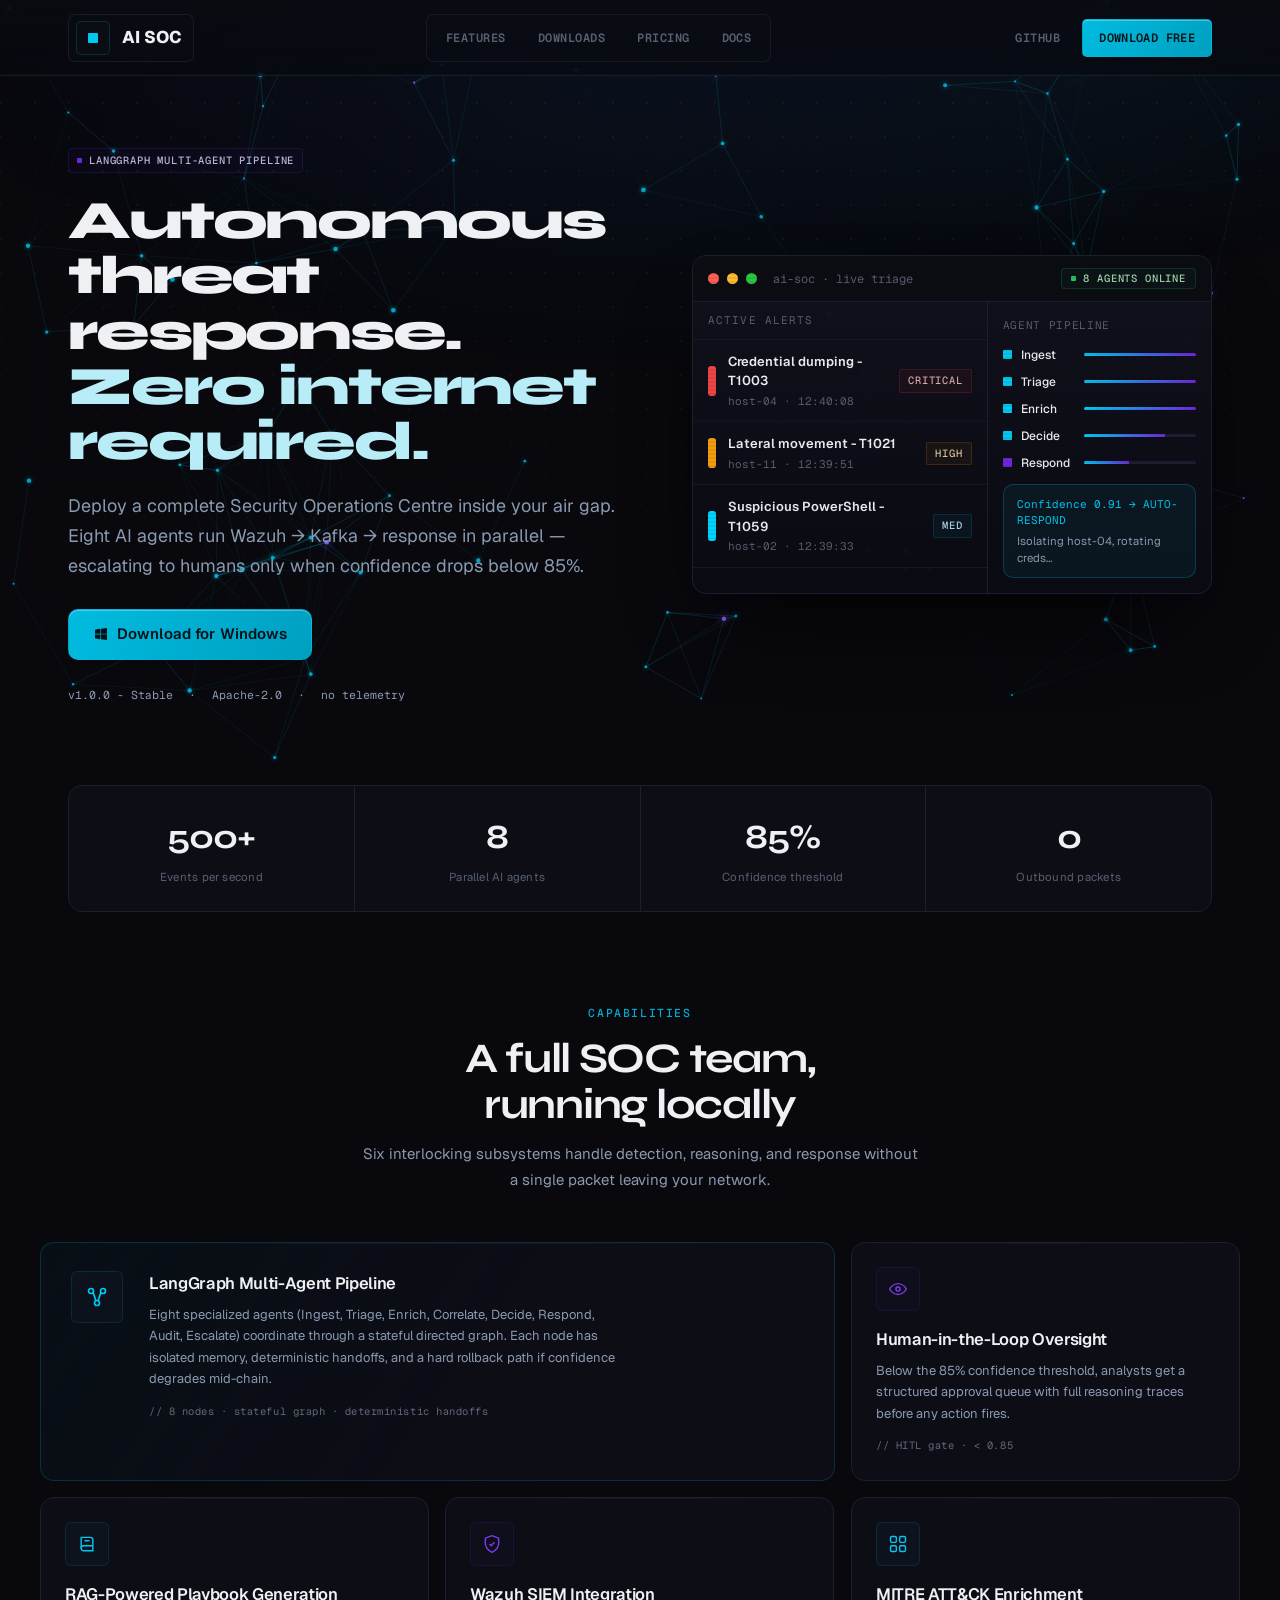
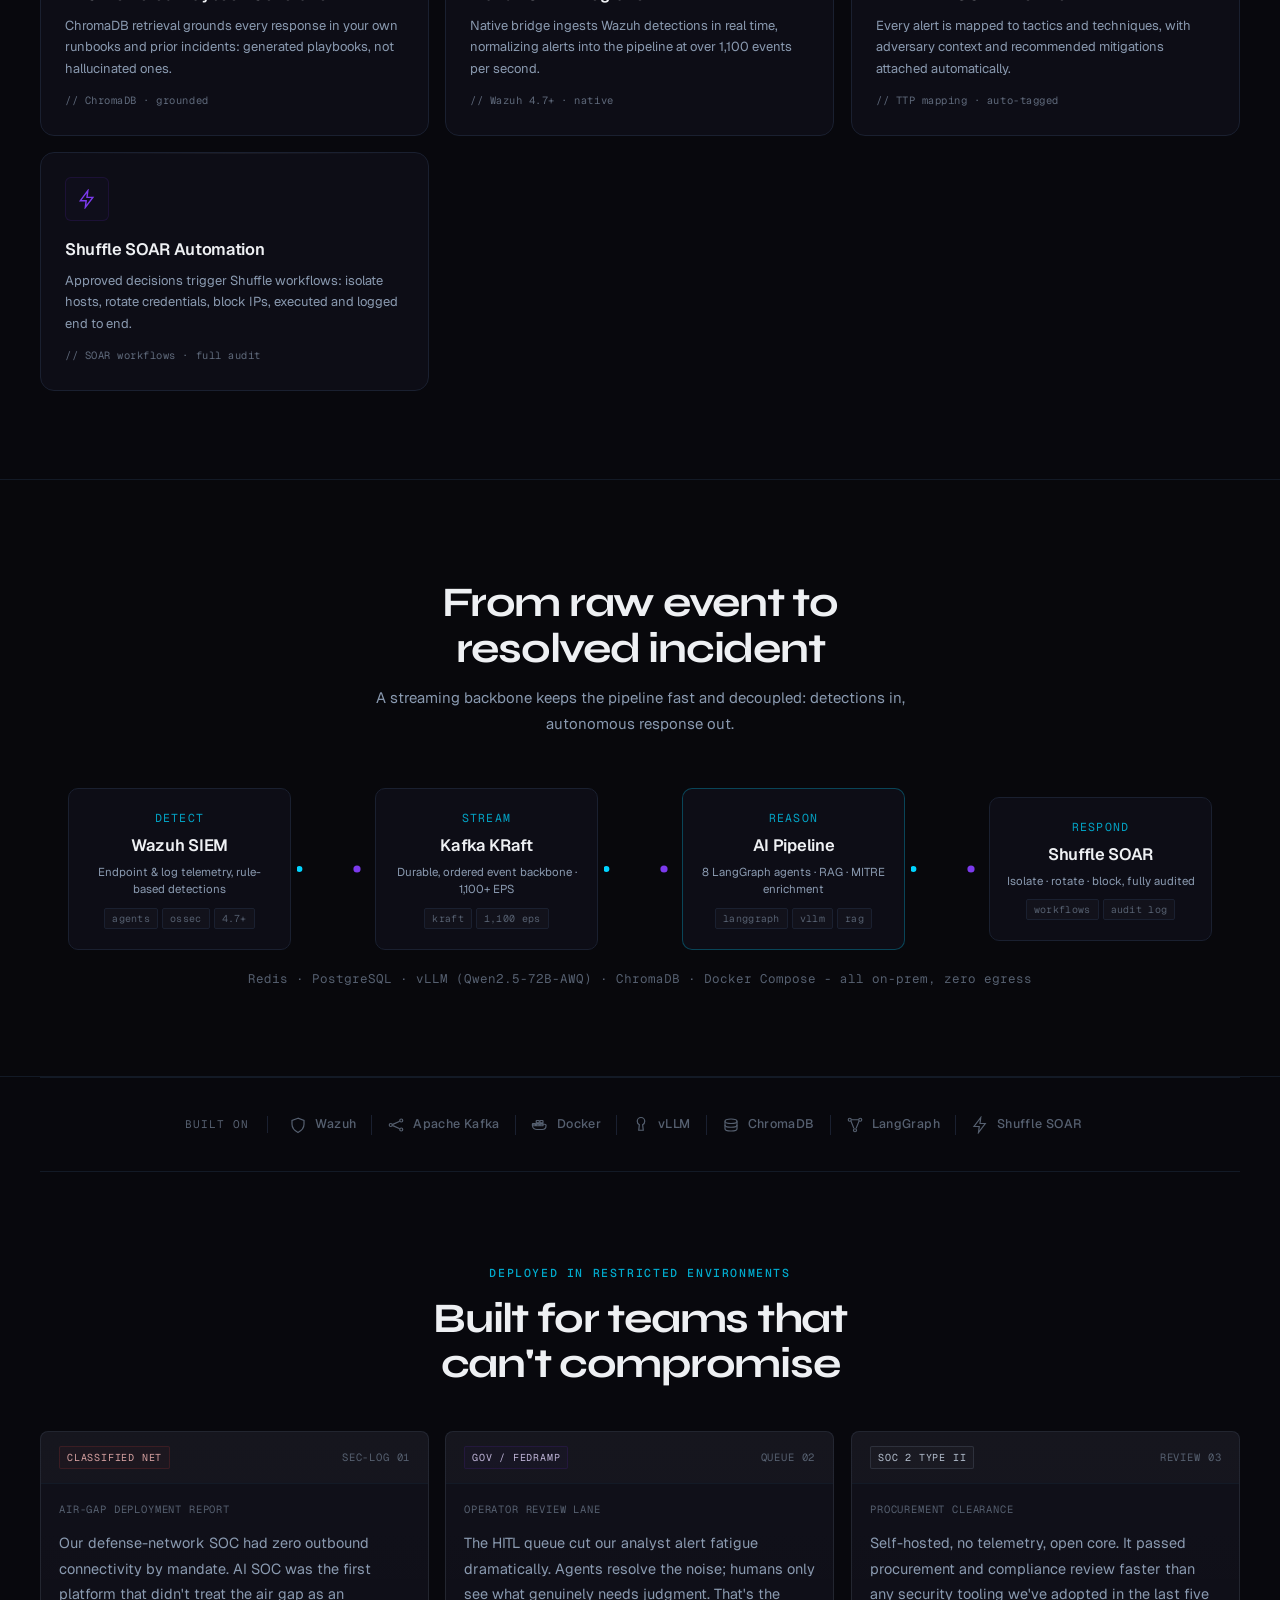
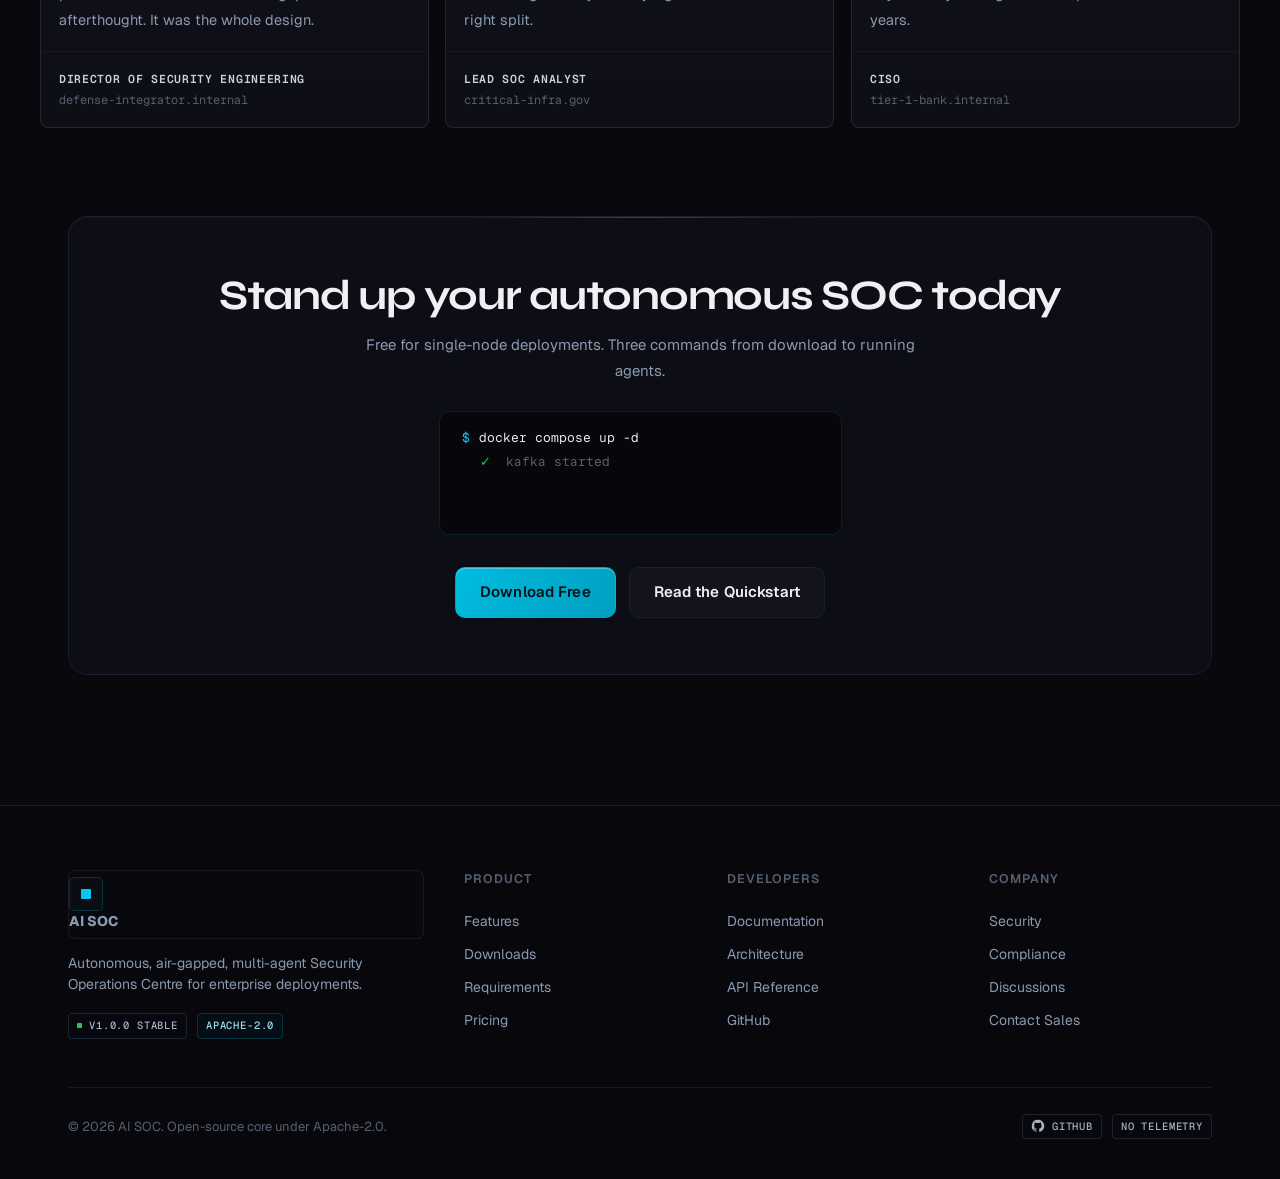
<file: index.html>
<!DOCTYPE html>
<html lang="en">
<head>
<meta charset="UTF-8" />
<meta name="viewport" content="width=device-width, initial-scale=1.0" />
<title>AI SOC - Autonomous Threat Response. Zero Internet Required.</title>
<meta name="description" content="AI SOC is an autonomous, air-gapped Security Operations Centre. Eight LangGraph agents run Wazuh-to-response locally with no internet required. Apache-2.0 open source." />
<link rel="icon" href="assets/favicon.svg" type="image/svg+xml" />
<link rel="preconnect" href="https://fonts.googleapis.com" />
<link rel="preconnect" href="https://fonts.gstatic.com" crossorigin />
<link href="https://fonts.googleapis.com/css2?family=Syne:wght@700;800&family=Geist:wght@300;400;500;600;700;800&family=Geist+Mono:wght@400;500;600&display=swap" rel="stylesheet" />
<link rel="stylesheet" href="assets/tokens.css" />
<link rel="stylesheet" href="assets/site.css" />
</head>
<body>
<div class="bg-grid"></div>
<div class="bg-aurora"></div>

<!-- ============ NAV ============ -->
<header class="site-nav">
  <div class="container">
    <a class="brand" href="index.html"><span class="logo-mark"><span></span></span>AI&nbsp;SOC</a>
    <nav class="nav-links" aria-label="Main">
      <a href="index.html#features">Features</a>
      <a href="downloads.html">Downloads</a>
      <a href="pricing.html">Pricing</a>
      <a href="docs.html">Docs</a>
    </nav>
    <div class="nav-right">
      <a class="nav-signin" href="https://github.com/amunim12/ai_soc">GitHub</a>
      <a class="btn btn--primary btn--sm" href="downloads.html">Download Free</a>
      <button class="nav-burger" aria-label="Menu"><svg viewBox="0 0 24 24" fill="none" stroke-width="2"><path d="M4 7h16M4 12h16M4 17h16"/></svg></button>
    </div>
  </div>
</header>
<nav class="mobile-drawer" aria-label="Mobile menu">
  <a href="index.html#features">Features</a>
  <a href="downloads.html">Downloads</a>
  <a href="pricing.html">Pricing</a>
  <a href="docs.html">Docs</a>
  <a class="btn btn--primary" href="downloads.html">Download Free</a>
</nav>

<main class="page">
<!-- ============ HERO (split) ============ -->
<section class="page-hero">
  <canvas data-nodegraph data-density="0.00009" class="ng"></canvas>
  <div class="container">
    <div class="split-hero">
      <div class="hero-left reveal">
        <span class="pill pill--violet"><span class="dot" style="background:var(--violet)"></span>LangGraph multi-agent pipeline</span>
        <h1 class="hero-h1">
          Autonomous threat response.<br><span class="grad-text">Zero internet required.</span>
        </h1>
        <p class="hero-body">
          Deploy a complete Security Operations Centre inside your air gap. Eight AI agents run
          Wazuh&nbsp;→&nbsp;Kafka&nbsp;→&nbsp;response in parallel — escalating to humans only when
          confidence drops below 85%.
        </p>
        <div class="hero-ctas">
          <a class="btn btn--primary btn--lg" href="downloads.html">
            <svg viewBox="0 0 24 24" fill="currentColor"><path d="M3 5.5 10.5 4.3v7.2H3V5.5Zm0 13L10.5 19.7v-7.1H3v6Zm8.5 1.3L21 21V12.5h-9.5v7.3Zm0-15.6V11.5H21V3l-9.5 1.2Z"/></svg>
            Download for Windows
          </a>
        </div>
        <div class="hero-meta mono">
          <span>v1.0.0 - Stable</span><span>·</span>
          <span>Apache-2.0</span><span>·</span>
          <span>no telemetry</span>
        </div>
      </div>

      <!-- live dashboard mock -->
      <div class="hero-right reveal">
        <div class="mock">
          <div class="mock-bar">
            <span class="tl" style="background:#ff5f57"></span>
            <span class="tl" style="background:#febc2e"></span>
            <span class="tl" style="background:#28c840"></span>
            <span class="mock-title">ai-soc · live triage</span>
            <span class="pill pill--success" style="margin-left:auto;padding:2px 9px;font-size:10.5px">
              <span class="dot" style="background:var(--success)"></span>8 agents online
            </span>
          </div>
          <div class="mock-body" style="display:grid;grid-template-columns:1.32fr 1fr">
            <div class="mock-alerts-col" style="border-right:1px solid var(--border)">
              <div class="mono" style="padding:10px 15px;font-size:11px;letter-spacing:0.1em;text-transform:uppercase;color:var(--text-dim);border-bottom:1px solid var(--border-soft)">Active alerts</div>
              <div data-alert-feed>
                <div class="alert-row"><div class="sev" style="background:#ef4444"></div><div style="flex:1;min-width:0"><div style="font-weight:600">Credential dumping - T1003</div><div class="mono" style="color:var(--text-dim);font-size:11px;margin-top:2px">host-04 · 12:40:08</div></div><span class="pill status-tag critical">CRITICAL</span></div>
                <div class="alert-row"><div class="sev" style="background:#f59e0b"></div><div style="flex:1;min-width:0"><div style="font-weight:600">Lateral movement - T1021</div><div class="mono" style="color:var(--text-dim);font-size:11px;margin-top:2px">host-11 · 12:39:51</div></div><span class="pill status-tag high">HIGH</span></div>
                <div class="alert-row"><div class="sev" style="background:#00d4ff"></div><div style="flex:1;min-width:0"><div style="font-weight:600">Suspicious PowerShell - T1059</div><div class="mono" style="color:var(--text-dim);font-size:11px;margin-top:2px">host-02 · 12:39:33</div></div><span class="pill status-tag med">MED</span></div>
              </div>
            </div>
            <div class="mock-pipeline-col" style="padding:15px">
              <div class="mono" style="font-size:11px;color:var(--text-dim);margin-bottom:12px;letter-spacing:0.06em">AGENT PIPELINE</div>
              <div id="pipe"></div>
              <div style="margin-top:12px;padding:11px 13px;border-radius:10px;background:rgba(0,212,255,0.06);border:1px solid rgba(0,212,255,0.22)">
                <div class="mono" style="font-size:11px;color:var(--cyan)">Confidence 0.91 → AUTO-RESPOND</div>
                <div style="font-size:11.5px;color:var(--text-muted);margin-top:3px">Isolating host-04, rotating creds…</div>
              </div>
            </div>
          </div>
        </div>
      </div>
    </div>
  </div>
</section>

<!-- ============ STATS BAR ============ -->
<section class="container section-stats">
  <div class="stats-bar reveal">
    <div class="stat-cell"><div class="stat-num" data-count="500" data-suffix="+">500+</div><div class="stat-label">Events per second</div></div>
    <div class="stat-cell"><div class="stat-num" data-count="8">8</div><div class="stat-label">Parallel AI agents</div></div>
    <div class="stat-cell"><div class="stat-num" data-count="85" data-suffix="%">85%</div><div class="stat-label">Confidence threshold</div></div>
    <div class="stat-cell"><div class="stat-num" data-count="0">0</div><div class="stat-label">Outbound packets</div></div>
  </div>
</section>

<!-- ============ FEATURES ============ -->
<section class="section-pad container" id="features">
  <div class="reveal" style="text-align:center;max-width:680px;margin:0 auto 50px">
    <span class="eyebrow">Capabilities</span>
    <h2 class="h-section">A full SOC team,<br>running locally</h2>
    <p class="sub-section" style="margin-left:auto;margin-right:auto">Six interlocking subsystems handle detection, reasoning, and response without a single packet leaving your network.</p>
  </div>
  <div class="feature-grid">
    <!-- Featured card: spans 2 cols -->
    <article class="feature-card feature-card--featured reveal" data-delay="1">
      <div class="fc-icon">
        <svg viewBox="0 0 24 24"><circle cx="6" cy="6" r="2.5"/><circle cx="18" cy="6" r="2.5"/><circle cx="12" cy="18" r="2.5"/><path d="M8 7l3 9M16 7l-3 9"/></svg>
      </div>
      <div class="fc-content">
        <h3>LangGraph Multi-Agent Pipeline</h3>
        <p>Eight specialized agents (Ingest, Triage, Enrich, Correlate, Decide, Respond, Audit, Escalate) coordinate through a stateful directed graph. Each node has isolated memory, deterministic handoffs, and a hard rollback path if confidence degrades mid-chain.</p>
        <span class="fc-tag">// 8 nodes · stateful graph · deterministic handoffs</span>
      </div>
    </article>
    <article class="feature-card reveal" data-delay="2">
      <div class="fc-icon"><svg viewBox="0 0 24 24"><path d="M2 12s3.5-6.5 10-6.5S22 12 22 12s-3.5 6.5-10 6.5S2 12 2 12Z"/><circle cx="12" cy="12" r="2.5"/></svg></div>
      <h3>Human-in-the-Loop Oversight</h3>
      <p>Below the 85% confidence threshold, analysts get a structured approval queue with full reasoning traces before any action fires.</p>
      <span class="fc-tag">// HITL gate · &lt; 0.85</span>
    </article>
    <article class="feature-card reveal" data-delay="3">
      <div class="fc-icon"><svg viewBox="0 0 24 24"><path d="M5 4h11a3 3 0 0 1 3 3v13H8a3 3 0 0 1-3-3V4Z"/><path d="M5 17a3 3 0 0 1 3-3h11"/><path d="M9 8h6"/></svg></div>
      <h3>RAG-Powered Playbook Generation</h3>
      <p>ChromaDB retrieval grounds every response in your own runbooks and prior incidents: generated playbooks, not hallucinated ones.</p>
      <span class="fc-tag">// ChromaDB · grounded</span>
    </article>
    <article class="feature-card reveal" data-delay="1">
      <div class="fc-icon"><svg viewBox="0 0 24 24"><path d="M12 2 4 5v6c0 5 3.5 8.5 8 11 4.5-2.5 8-6 8-11V5l-8-3Z"/><path d="m9 12 2 2 4-4"/></svg></div>
      <h3>Wazuh SIEM Integration</h3>
      <p>Native bridge ingests Wazuh detections in real time, normalizing alerts into the pipeline at over 1,100 events per second.</p>
      <span class="fc-tag">// Wazuh 4.7+ · native</span>
    </article>
    <article class="feature-card reveal" data-delay="2">
      <div class="fc-icon"><svg viewBox="0 0 24 24"><rect x="3" y="3" width="7" height="7" rx="1.5"/><rect x="14" y="3" width="7" height="7" rx="1.5"/><rect x="3" y="14" width="7" height="7" rx="1.5"/><rect x="14" y="14" width="7" height="7" rx="1.5"/></svg></div>
      <h3>MITRE ATT&amp;CK Enrichment</h3>
      <p>Every alert is mapped to tactics and techniques, with adversary context and recommended mitigations attached automatically.</p>
      <span class="fc-tag">// TTP mapping · auto-tagged</span>
    </article>
    <article class="feature-card reveal" data-delay="3">
      <div class="fc-icon"><svg viewBox="0 0 24 24"><path d="M13 2 4 14h7l-1 8 9-12h-7l1-8Z"/></svg></div>
      <h3>Shuffle SOAR Automation</h3>
      <p>Approved decisions trigger Shuffle workflows: isolate hosts, rotate credentials, block IPs, executed and logged end to end.</p>
      <span class="fc-tag">// SOAR workflows · full audit</span>
    </article>
  </div>
</section>

<!-- ============ ARCHITECTURE ============ -->
<section class="section-pad section-arch">
  <div class="container">
    <div class="reveal" style="text-align:center;max-width:680px;margin:0 auto 52px">
      <h2 class="h-section">From raw event to<br>resolved incident</h2>
      <p class="sub-section" style="margin-left:auto;margin-right:auto">A streaming backbone keeps the pipeline fast and decoupled: detections in, autonomous response out.</p>
    </div>
    <div class="arch reveal">
      <div class="arch-node">
        <div class="arch-stage">Detect</div>
        <div class="arch-name">Wazuh SIEM</div>
        <div class="arch-desc">Endpoint &amp; log telemetry, rule-based detections</div>
        <div class="arch-stack">
          <span class="arch-chip">agents</span>
          <span class="arch-chip">ossec</span>
          <span class="arch-chip">4.7+</span>
        </div>
      </div>
      <div class="arch-conn"><svg viewBox="0 0 60 20" preserveAspectRatio="none" aria-hidden="true"><defs><linearGradient id="g1" x1="0" x2="1"><stop offset="0" stop-color="#00d4ff"/><stop offset="1" stop-color="#7c3aed"/></linearGradient></defs><line x1="2" y1="10" x2="50" y2="10" stroke="url(#g1)" stroke-width="1.5"/><circle cx="50" cy="10" r="3" fill="#7c3aed"/><circle class="flow" cx="2" cy="10" r="2.5" fill="#00d4ff"/></svg></div>
      <div class="arch-node">
        <div class="arch-stage">Stream</div>
        <div class="arch-name">Kafka KRaft</div>
        <div class="arch-desc">Durable, ordered event backbone · 1,100+ EPS</div>
        <div class="arch-stack">
          <span class="arch-chip">kraft</span>
          <span class="arch-chip">1,100 eps</span>
        </div>
      </div>
      <div class="arch-conn"><svg viewBox="0 0 60 20" preserveAspectRatio="none" aria-hidden="true"><line x1="2" y1="10" x2="50" y2="10" stroke="url(#g1)" stroke-width="1.5"/><circle cx="50" cy="10" r="3" fill="#7c3aed"/><circle class="flow" cx="2" cy="10" r="2.5" fill="#00d4ff"/></svg></div>
      <div class="arch-node arch-active">
        <div class="arch-stage">Reason</div>
        <div class="arch-name">AI Pipeline</div>
        <div class="arch-desc">8 LangGraph agents · RAG · MITRE enrichment</div>
        <div class="arch-stack">
          <span class="arch-chip">langgraph</span>
          <span class="arch-chip">vllm</span>
          <span class="arch-chip">rag</span>
        </div>
      </div>
      <div class="arch-conn"><svg viewBox="0 0 60 20" preserveAspectRatio="none" aria-hidden="true"><line x1="2" y1="10" x2="50" y2="10" stroke="url(#g1)" stroke-width="1.5"/><circle cx="50" cy="10" r="3" fill="#7c3aed"/><circle class="flow" cx="2" cy="10" r="2.5" fill="#00d4ff"/></svg></div>
      <div class="arch-node">
        <div class="arch-stage">Respond</div>
        <div class="arch-name">Shuffle SOAR</div>
        <div class="arch-desc">Isolate · rotate · block, fully audited</div>
        <div class="arch-stack">
          <span class="arch-chip">workflows</span>
          <span class="arch-chip">audit log</span>
        </div>
      </div>
    </div>
    <div class="reveal mono" style="text-align:center;margin-top:20px;color:var(--text-dim);font-size:12.5px">
      Redis&nbsp;·&nbsp;PostgreSQL&nbsp;·&nbsp;vLLM&nbsp;(Qwen2.5-72B-AWQ)&nbsp;·&nbsp;ChromaDB&nbsp;·&nbsp;Docker Compose - all on-prem, zero egress
    </div>
  </div>
</section>

<!-- ============ TECH STACK BAR ============ -->
<section class="container section-pad" style="padding-top:0;padding-bottom:0">
  <div class="tech-stack-bar reveal">
    <span class="tech-label">Built on</span>
    <div class="tech-item">
      <!-- Wazuh shield icon -->
      <svg viewBox="0 0 24 24" fill="none" stroke="currentColor" stroke-width="1.6"><path d="M12 3 4 6v5c0 5 3.3 8.5 8 11 4.7-2.5 8-6 8-11V6l-8-3Z"/></svg>
      Wazuh
    </div>
    <div class="tech-sep"></div>
    <div class="tech-item">
      <!-- Kafka streams icon -->
      <svg viewBox="0 0 24 24" fill="none" stroke="currentColor" stroke-width="1.6"><circle cx="5" cy="12" r="2"/><circle cx="19" cy="6" r="2"/><circle cx="19" cy="18" r="2"/><path d="M7 11.5 17 7M7 12.5 17 17"/></svg>
      Apache Kafka
    </div>
    <div class="tech-sep"></div>
    <div class="tech-item">
      <!-- Docker icon -->
      <svg viewBox="0 0 24 24" fill="none" stroke="currentColor" stroke-width="1.6"><rect x="2" y="10" width="4" height="3" rx=".5"/><rect x="7" y="10" width="4" height="3" rx=".5"/><rect x="12" y="10" width="4" height="3" rx=".5"/><rect x="7" y="6" width="4" height="3" rx=".5"/><rect x="12" y="6" width="4" height="3" rx=".5"/><path d="M2 13c0 3 3 5 6 5h7c2.8 0 5-2.2 5-5 0-.5-.1-1-.2-1.4C19.3 10.8 18 11 17 11H2v2Z"/></svg>
      Docker
    </div>
    <div class="tech-sep"></div>
    <div class="tech-item">
      <!-- vLLM / inference icon -->
      <svg viewBox="0 0 24 24" fill="none" stroke="currentColor" stroke-width="1.6"><path d="M12 2a5 5 0 0 1 5 5c0 2-1.1 3.7-2.8 4.6L15 19H9l.8-7.4A5 5 0 0 1 7 7a5 5 0 0 1 5-5Z"/></svg>
      vLLM
    </div>
    <div class="tech-sep"></div>
    <div class="tech-item">
      <!-- ChromaDB vector icon -->
      <svg viewBox="0 0 24 24" fill="none" stroke="currentColor" stroke-width="1.6"><ellipse cx="12" cy="7" rx="8" ry="3"/><path d="M4 7v5c0 1.66 3.58 3 8 3s8-1.34 8-3V7"/><path d="M4 12v5c0 1.66 3.58 3 8 3s8-1.34 8-3v-5"/></svg>
      ChromaDB
    </div>
    <div class="tech-sep"></div>
    <div class="tech-item">
      <!-- LangGraph nodes icon -->
      <svg viewBox="0 0 24 24" fill="none" stroke="currentColor" stroke-width="1.6"><circle cx="5" cy="5" r="2"/><circle cx="19" cy="5" r="2"/><circle cx="12" cy="19" r="2"/><path d="M7 5h10M6.5 6.5l4 10M17.5 6.5l-4 10"/></svg>
      LangGraph
    </div>
    <div class="tech-sep"></div>
    <div class="tech-item">
      <!-- Shuffle SOAR lightning icon -->
      <svg viewBox="0 0 24 24" fill="none" stroke="currentColor" stroke-width="1.6"><path d="M13 2 4 14h7l-1 8 9-12h-7l1-8Z"/></svg>
      Shuffle SOAR
    </div>
  </div>
</section>

<!-- ============ TESTIMONIALS ============ -->
<section class="section-pad container">
  <div class="reveal" style="text-align:center;max-width:680px;margin:0 auto 44px">
    <span class="eyebrow">Deployed in restricted environments</span>
    <h2 class="h-section">Built for teams that can't compromise</h2>
  </div>
  <div class="testimonial-grid">
    <figure class="testimonial-card reveal" style="margin:0" aria-label="Testimonial: Director of Security Engineering, defense-integrator.internal">
      <div class="testimonial-head">
        <span class="testimonial-badge badge-classified">CLASSIFIED NET</span>
        <span class="testimonial-stamp">SEC-LOG 01</span>
      </div>
      <div class="testimonial-body">
        <div class="testimonial-kicker">Air-gap deployment report</div>
        <blockquote>Our defense-network SOC had zero outbound connectivity by mandate. AI&nbsp;SOC was the first platform that didn't treat the air gap as an afterthought. It was the whole design.</blockquote>
      </div>
      <div class="testimonial-footer">
        <div class="testimonial-role">Director of Security Engineering</div>
        <div class="testimonial-org">defense-integrator.internal</div>
      </div>
    </figure>
    <figure class="testimonial-card reveal" style="margin:0" aria-label="Testimonial: Lead SOC Analyst, critical-infra.gov">
      <div class="testimonial-head">
        <span class="testimonial-badge badge-gov">GOV / FEDRAMP</span>
        <span class="testimonial-stamp">QUEUE 02</span>
      </div>
      <div class="testimonial-body">
        <div class="testimonial-kicker">Operator review lane</div>
        <blockquote>The HITL queue cut our analyst alert fatigue dramatically. Agents resolve the noise; humans only see what genuinely needs judgment. That's the right split.</blockquote>
      </div>
      <div class="testimonial-footer">
        <div class="testimonial-role">Lead SOC Analyst</div>
        <div class="testimonial-org">critical-infra.gov</div>
      </div>
    </figure>
    <figure class="testimonial-card reveal" style="margin:0" aria-label="Testimonial: CISO, tier-1-bank.internal">
      <div class="testimonial-head">
        <span class="testimonial-badge">SOC 2 TYPE II</span>
        <span class="testimonial-stamp">REVIEW 03</span>
      </div>
      <div class="testimonial-body">
        <div class="testimonial-kicker">Procurement clearance</div>
        <blockquote>Self-hosted, no telemetry, open core. It passed procurement and compliance review faster than any security tooling we've adopted in the last five years.</blockquote>
      </div>
      <div class="testimonial-footer">
        <div class="testimonial-role">CISO</div>
        <div class="testimonial-org">tier-1-bank.internal</div>
      </div>
    </figure>
  </div>
</section>

<!-- ============ CTA STRIP ============ -->
<section class="container" style="padding-bottom:90px">
  <div class="cta-strip reveal">
    <div style="position:relative;z-index:2">
      <h2 class="h-section" style="font-size:clamp(28px,3.6vw,42px);margin:0">Stand up your autonomous SOC today</h2>
      <p class="sub-section" style="margin:14px auto 0">Free for single-node deployments. Three commands from download to running agents.</p>
      <div class="cta-terminal">
        <div class="t-line"><span class="t-prompt">$</span><span class="t-cmd">docker compose up -d</span></div>
        <div class="t-line t-output"><span class="t-ok">✓</span>kafka started</div>
        <div class="t-line t-output"><span class="t-ok">✓</span>vllm started <span style="color:var(--text-dim)">(loading Qwen2.5-72B-AWQ…)</span></div>
        <div class="t-line t-output"><span class="t-ok">✓</span>ai-soc started → <span style="color:var(--cyan)">8 agents online</span><span class="t-cursor"></span></div>
      </div>
      <div class="cta-btns">
        <a class="btn btn--primary btn--lg" href="downloads.html">Download Free</a>
        <a class="btn btn--ghost btn--lg" href="docs.html">Read the Quickstart</a>
      </div>
    </div>
  </div>
</section>
</main>

<!-- ============ FOOTER ============ -->
<footer class="site-footer">
  <div class="container">
    <div class="footer-grid">
      <div class="footer-col">
        <a class="brand" href="index.html" style="margin-bottom:14px"><span class="logo-mark"><span></span></span>AI&nbsp;SOC</a>
        <p style="color:var(--text-muted);font-size:14px;max-width:34ch;margin:0">Autonomous, air-gapped, multi-agent Security Operations Centre for enterprise deployments.</p>
        <div class="footer-badges" style="margin-top:18px">
          <span class="pill"><span class="dot" style="background:var(--success)"></span>v1.0.0 Stable</span>
          <span class="pill pill--cyan">Apache-2.0</span>
        </div>
      </div>
      <div class="footer-col">
        <h4>Product</h4>
        <a href="index.html#features">Features</a>
        <a href="downloads.html">Downloads</a>
        <a href="requirements.html">Requirements</a>
        <a href="pricing.html">Pricing</a>
      </div>
      <div class="footer-col">
        <h4>Developers</h4>
        <a href="docs.html">Documentation</a>
        <a href="docs.html#architecture">Architecture</a>
        <a href="docs.html#api">API Reference</a>
        <a href="https://github.com/amunim12/ai_soc_website">GitHub</a>
      </div>
      <div class="footer-col">
        <h4>Company</h4>
        <a href="#">Security</a>
        <a href="#">Compliance</a>
        <a href="https://github.com/amunim12/ai_soc_website">Discussions</a>
        <a href="#">Contact Sales</a>
      </div>
    </div>
    <div class="footer-bottom">
      <span class="meta">© 2026 AI SOC. Open-source core under Apache-2.0.</span>
      <div class="footer-badges">
        <a href="https://github.com/amunim12/ai_soc_website" class="pill" style="cursor:pointer">
          <svg viewBox="0 0 24 24" width="14" height="14" fill="currentColor" style="display:block"><path d="M12 1.5A10.5 10.5 0 0 0 8.7 22c.5.1.7-.2.7-.5v-1.8c-2.9.6-3.5-1.4-3.5-1.4-.5-1.2-1.2-1.5-1.2-1.5-.9-.6.1-.6.1-.6 1 .1 1.6 1 1.6 1 .9 1.6 2.4 1.1 3 .9.1-.7.4-1.1.6-1.4-2.3-.3-4.7-1.2-4.7-5.2 0-1.1.4-2 1-2.8-.1-.3-.5-1.3.1-2.7 0 0 .9-.3 2.8 1a9.6 9.6 0 0 1 5 0c1.9-1.3 2.8-1 2.8-1 .6 1.4.2 2.4.1 2.7.7.8 1 1.7 1 2.8 0 4-2.4 4.9-4.7 5.2.4.3.7 1 .7 2v3c0 .3.2.6.7.5A10.5 10.5 0 0 0 12 1.5Z"/></svg>
          GitHub
        </a>
        <span class="pill mono">no telemetry</span>
      </div>
    </div>
  </div>
</footer>

<style>
  #pipe .pipe-row { display:flex; align-items:center; gap:9px; margin-bottom:9px; }
  @keyframes flowMove { from { transform: translateX(0); } to { transform: translateX(48px); } }
  @media (prefers-reduced-motion: no-preference) {
    .flow { animation: flowMove 1.8s linear infinite; }
  }
</style>

<script src="assets/nodegraph.js"></script>
<script src="assets/site.js"></script>
<script>
  // build pipeline bars in hero
  (function () {
    const pipe = document.getElementById("pipe");
    if (!pipe) return;
    const stages = [["Ingest",100],["Triage",100],["Enrich",100],["Decide",72],["Respond",40]];
    pipe.innerHTML = stages.map(([s,p],i) =>
      `<div class="pipe-row">
         <span style="width:9px;height:9px;border-radius:1px;background:${i<4?'var(--cyan)':'var(--violet)'}"></span>
         <span style="font-size:12px;font-weight:500;width:54px">${s}</span>
         <span style="flex:1;height:3px;border-radius:9px;background:var(--border);overflow:hidden"><span style="display:block;width:${p}%;height:100%;background:linear-gradient(90deg,var(--cyan),var(--violet))"></span></span>
       </div>`).join("");
  })();
</script>
</body>
</html>
</file>
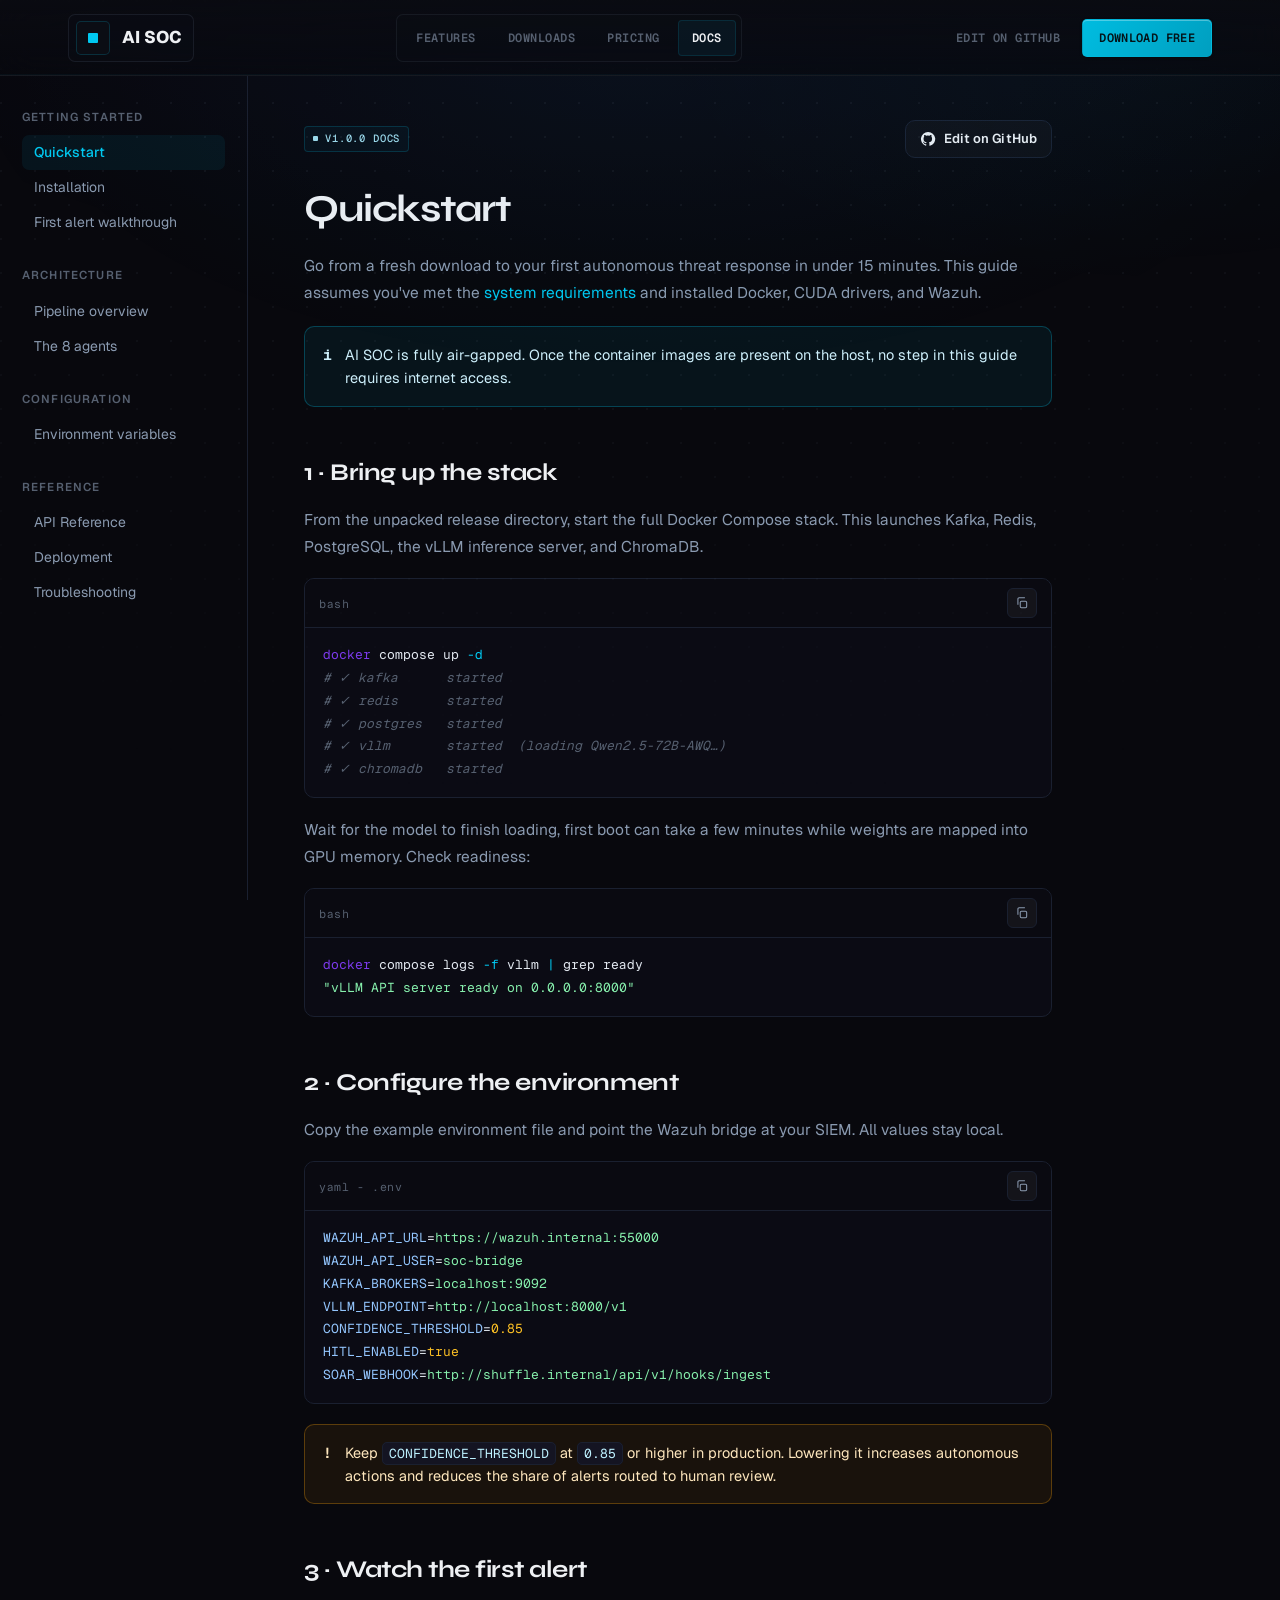
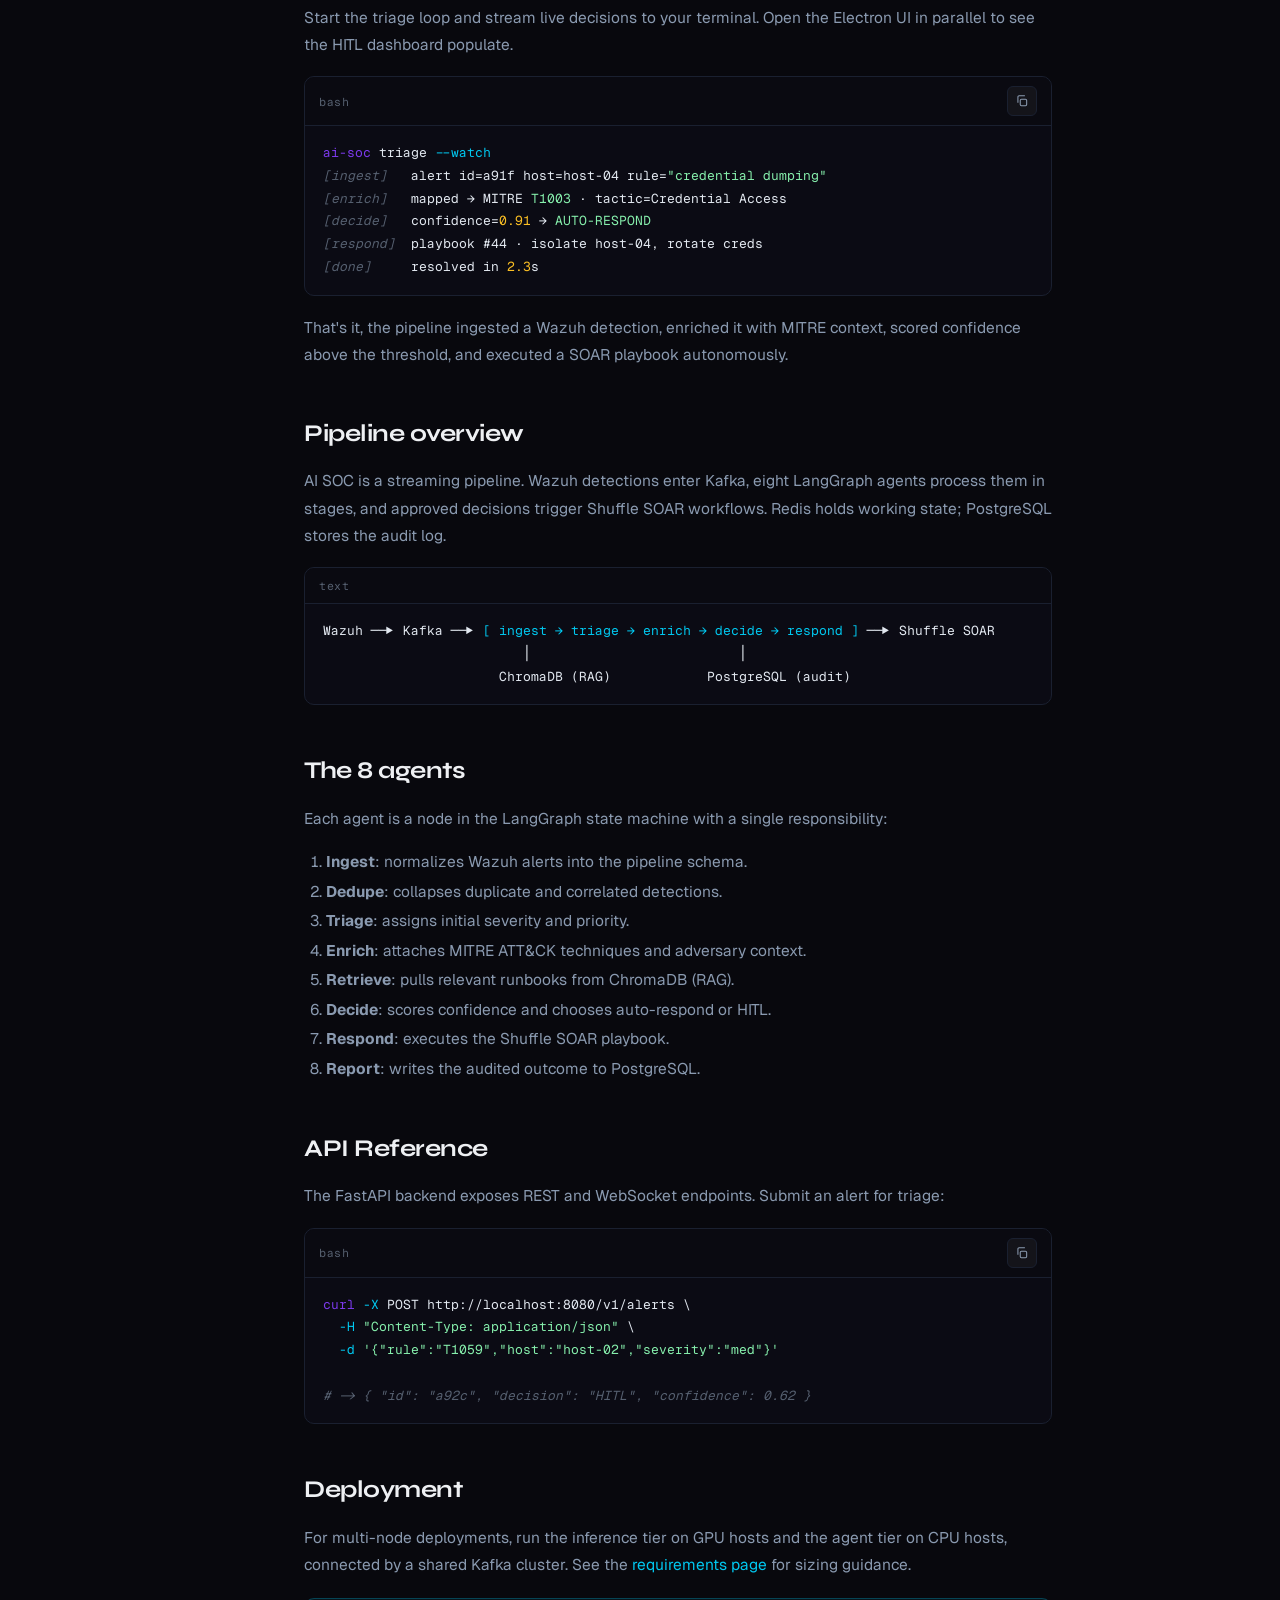
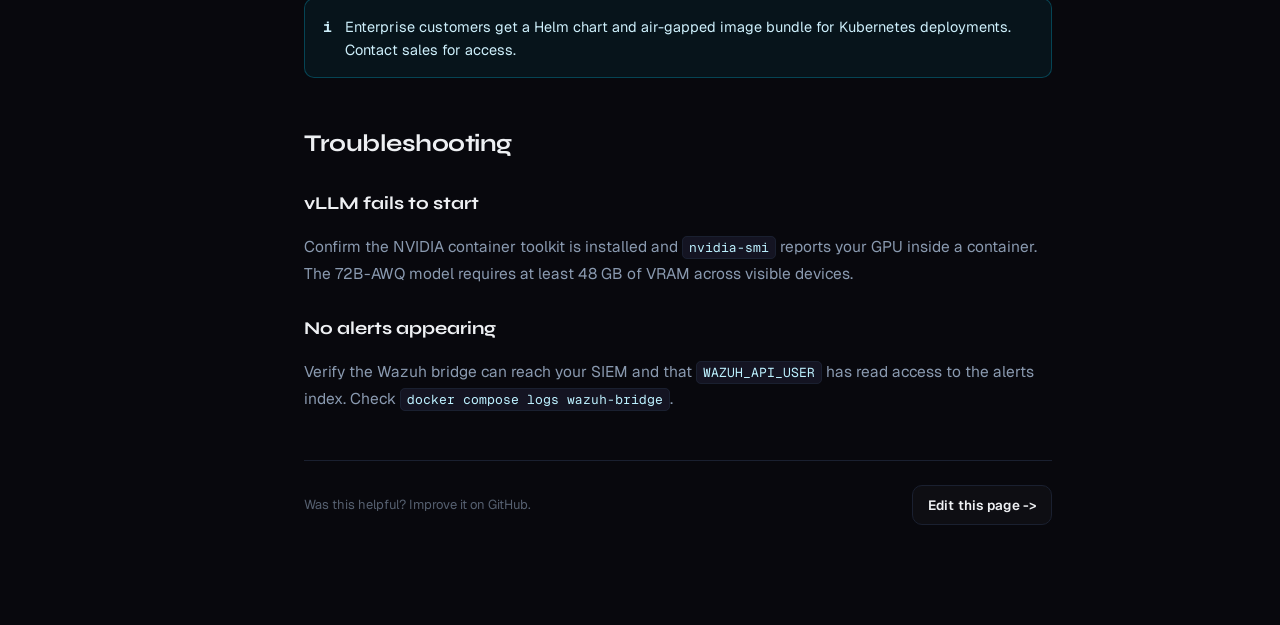
<file: docs.html>
<!DOCTYPE html>
<html lang="en">
<head>
<meta charset="UTF-8" />
<meta name="viewport" content="width=device-width, initial-scale=1.0" />
<title>Docs - Quickstart - AI SOC</title>
<meta name="description" content="AI SOC quickstart guide. Go from download to first autonomous threat response in under 15 minutes. Covers Docker Compose setup, Wazuh configuration, and the 8-agent pipeline." />
<link rel="icon" href="assets/favicon.svg" type="image/svg+xml" />
<link rel="preconnect" href="https://fonts.googleapis.com" />
<link rel="preconnect" href="https://fonts.gstatic.com" crossorigin />
<link href="https://fonts.googleapis.com/css2?family=Syne:wght@700;800&family=Geist:wght@300;400;500;600;700;800&family=Geist+Mono:wght@400;500;600&display=swap" rel="stylesheet" />
<link rel="stylesheet" href="assets/tokens.css" />
<link rel="stylesheet" href="assets/site.css" />
</head>
<body>
<div class="bg-grid"></div>
<div class="bg-aurora"></div>

<header class="site-nav">
  <div class="container">
    <a class="brand" href="index.html"><span class="logo-mark"><span></span></span>AI&nbsp;SOC</a>
    <nav class="nav-links" aria-label="Main">
      <a href="index.html#features">Features</a>
      <a href="downloads.html">Downloads</a>
      <a href="pricing.html">Pricing</a>
      <a href="docs.html" class="active" aria-current="page">Docs</a>
    </nav>
    <div class="nav-right">
      <a class="nav-signin" href="https://github.com/amunim12/ai_soc">Edit on GitHub</a>
      <a class="btn btn--primary btn--sm" href="downloads.html">Download Free</a>
      <button class="nav-burger" aria-label="Menu"><svg viewBox="0 0 24 24" fill="none" stroke-width="2"><path d="M4 7h16M4 12h16M4 17h16"/></svg></button>
    </div>
  </div>
</header>
<nav class="mobile-drawer" aria-label="Mobile menu">
  <a href="index.html#features">Features</a>
  <a href="downloads.html">Downloads</a>
  <a href="pricing.html">Pricing</a>
  <a href="docs.html">Docs</a>
  <a class="btn btn--primary" href="downloads.html">Download Free</a>
</nav>

<div class="docs-layout">
  <!-- SIDEBAR -->
  <aside class="docs-sidebar">
    <nav aria-label="Documentation">
      <div class="docs-group">
        <h5>Getting Started</h5>
        <a class="docs-link active" href="#quickstart" aria-current="location">Quickstart</a>
        <a class="docs-link" href="#install">Installation</a>
        <a class="docs-link" href="#first-alert">First alert walkthrough</a>
      </div>
      <div class="docs-group">
        <h5>Architecture</h5>
        <a class="docs-link" href="#architecture">Pipeline overview</a>
        <a class="docs-link" href="#agents">The 8 agents</a>
      </div>
      <div class="docs-group">
        <h5>Configuration</h5>
        <a class="docs-link" href="#config">Environment variables</a>
      </div>
      <div class="docs-group">
        <h5>Reference</h5>
        <a class="docs-link" href="#api">API Reference</a>
        <a class="docs-link" href="#deployment">Deployment</a>
        <a class="docs-link" href="#troubleshooting">Troubleshooting</a>
      </div>
    </nav>
  </aside>

  <!-- MAIN -->
  <main class="docs-main">
    <div style="display:flex;align-items:center;justify-content:space-between;gap:16px;flex-wrap:wrap">
      <span class="pill pill--cyan"><span class="dot"></span>v1.0.0 docs</span>
      <a class="btn btn--ghost" href="https://github.com/amunim12/ai_soc_website" style="padding:8px 14px;font-size:13px">
        <svg viewBox="0 0 24 24" fill="currentColor"><path d="M12 1.5A10.5 10.5 0 0 0 8.7 22c.5.1.7-.2.7-.5v-1.8c-2.9.6-3.5-1.4-3.5-1.4-.5-1.2-1.2-1.5-1.2-1.5-.9-.6.1-.6.1-.6 1 .1 1.6 1 1.6 1 .9 1.6 2.4 1.1 3 .9.1-.7.4-1.1.6-1.4-2.3-.3-4.7-1.2-4.7-5.2 0-1.1.4-2 1-2.8-.1-.3-.5-1.3.1-2.7 0 0 .9-.3 2.8 1a9.6 9.6 0 0 1 5 0c1.9-1.3 2.8-1 2.8-1 .6 1.4.2 2.4.1 2.7.7.8 1 1.7 1 2.8 0 4-2.4 4.9-4.7 5.2.4.3.7 1 .7 2v3c0 .3.2.6.7.5A10.5 10.5 0 0 0 12 1.5Z"/></svg>
        Edit on GitHub
      </a>
    </div>

    <h1 id="quickstart" class="display-h" style="margin-top:22px">Quickstart</h1>
    <p>Go from a fresh download to your first autonomous threat response in under 15 minutes. This guide assumes you've met the <a href="requirements.html" style="color:var(--cyan)">system requirements</a> and installed Docker, CUDA drivers, and Wazuh.</p>

    <div class="callout info"><span class="ic">i</span><div>AI SOC is fully air-gapped. Once the container images are present on the host, no step in this guide requires internet access.</div></div>

    <h2 id="install">1 · Bring up the stack</h2>
    <p>From the unpacked release directory, start the full Docker Compose stack. This launches Kafka, Redis, PostgreSQL, the vLLM inference server, and ChromaDB.</p>
    <div class="code-block">
      <div class="code-head"><span class="code-lang">bash</span><button class="copy-btn" data-copy="docker compose up -d" aria-label="Copy"><svg viewBox="0 0 24 24"><rect x="9" y="9" width="11" height="11" rx="2"/><path d="M5 15V5a2 2 0 0 1 2-2h10"/></svg></button></div>
<pre><code><span class="tok-cmd">docker</span> compose up <span class="tok-flag">-d</span>
<span class="tok-com"># ✓ kafka      started</span>
<span class="tok-com"># ✓ redis      started</span>
<span class="tok-com"># ✓ postgres   started</span>
<span class="tok-com"># ✓ vllm       started  (loading Qwen2.5-72B-AWQ…)</span>
<span class="tok-com"># ✓ chromadb   started</span></code></pre>
    </div>
    <p>Wait for the model to finish loading, first boot can take a few minutes while weights are mapped into GPU memory. Check readiness:</p>
    <div class="code-block">
      <div class="code-head"><span class="code-lang">bash</span><button class="copy-btn" data-copy="docker compose logs -f vllm | grep ready" aria-label="Copy"><svg viewBox="0 0 24 24"><rect x="9" y="9" width="11" height="11" rx="2"/><path d="M5 15V5a2 2 0 0 1 2-2h10"/></svg></button></div>
<pre><code><span class="tok-cmd">docker</span> compose logs <span class="tok-flag">-f</span> vllm <span class="tok-flag">|</span> grep ready
<span class="tok-str">"vLLM API server ready on 0.0.0.0:8000"</span></code></pre>
    </div>

    <h2 id="config">2 · Configure the environment</h2>
    <p>Copy the example environment file and point the Wazuh bridge at your SIEM. All values stay local.</p>
    <div class="code-block">
      <div class="code-head"><span class="code-lang">yaml - .env</span><button class="copy-btn" data-copy-target="#envblock" aria-label="Copy"><svg viewBox="0 0 24 24"><rect x="9" y="9" width="11" height="11" rx="2"/><path d="M5 15V5a2 2 0 0 1 2-2h10"/></svg></button></div>
<pre><code id="envblock"><span class="tok-key">WAZUH_API_URL</span>=<span class="tok-str">https://wazuh.internal:55000</span>
<span class="tok-key">WAZUH_API_USER</span>=<span class="tok-str">soc-bridge</span>
<span class="tok-key">KAFKA_BROKERS</span>=<span class="tok-str">localhost:9092</span>
<span class="tok-key">VLLM_ENDPOINT</span>=<span class="tok-str">http://localhost:8000/v1</span>
<span class="tok-key">CONFIDENCE_THRESHOLD</span>=<span class="tok-num">0.85</span>
<span class="tok-key">HITL_ENABLED</span>=<span class="tok-num">true</span>
<span class="tok-key">SOAR_WEBHOOK</span>=<span class="tok-str">http://shuffle.internal/api/v1/hooks/ingest</span></code></pre>
    </div>
    <div class="callout warn"><span class="ic">!</span><div>Keep <code>CONFIDENCE_THRESHOLD</code> at <code>0.85</code> or higher in production. Lowering it increases autonomous actions and reduces the share of alerts routed to human review.</div></div>

    <h2 id="first-alert">3 · Watch the first alert</h2>
    <p>Start the triage loop and stream live decisions to your terminal. Open the Electron UI in parallel to see the HITL dashboard populate.</p>
    <div class="code-block">
      <div class="code-head"><span class="code-lang">bash</span><button class="copy-btn" data-copy="ai-soc triage --watch" aria-label="Copy"><svg viewBox="0 0 24 24"><rect x="9" y="9" width="11" height="11" rx="2"/><path d="M5 15V5a2 2 0 0 1 2-2h10"/></svg></button></div>
<pre><code><span class="tok-cmd">ai-soc</span> triage <span class="tok-flag">--watch</span>
<span class="tok-com">[ingest]  </span> alert id=a91f host=host-04 rule=<span class="tok-str">"credential dumping"</span>
<span class="tok-com">[enrich]  </span> mapped → MITRE <span class="tok-str">T1003</span> · tactic=Credential Access
<span class="tok-com">[decide]  </span> confidence=<span class="tok-num">0.91</span> → <span class="tok-str">AUTO-RESPOND</span>
<span class="tok-com">[respond] </span> playbook #44 · isolate host-04, rotate creds
<span class="tok-com">[done]    </span> resolved in <span class="tok-num">2.3</span>s</code></pre>
    </div>
    <p>That's it, the pipeline ingested a Wazuh detection, enriched it with MITRE context, scored confidence above the threshold, and executed a SOAR playbook autonomously.</p>

    <h2 id="architecture">Pipeline overview</h2>
    <p>AI SOC is a streaming pipeline. Wazuh detections enter Kafka, eight LangGraph agents process them in stages, and approved decisions trigger Shuffle SOAR workflows. Redis holds working state; PostgreSQL stores the audit log.</p>
    <div class="code-block">
      <div class="code-head"><span class="code-lang">text</span></div>
<pre><code>Wazuh ──▶ Kafka ──▶ <span class="tok-flag">[ ingest → triage → enrich → decide → respond ]</span> ──▶ Shuffle SOAR
                         │                          │
                      ChromaDB (RAG)            PostgreSQL (audit)</code></pre>
    </div>

    <h2 id="agents">The 8 agents</h2>
    <p>Each agent is a node in the LangGraph state machine with a single responsibility:</p>
    <ol>
      <li><strong>Ingest</strong>: normalizes Wazuh alerts into the pipeline schema.</li>
      <li><strong>Dedupe</strong>: collapses duplicate and correlated detections.</li>
      <li><strong>Triage</strong>: assigns initial severity and priority.</li>
      <li><strong>Enrich</strong>: attaches MITRE ATT&amp;CK techniques and adversary context.</li>
      <li><strong>Retrieve</strong>: pulls relevant runbooks from ChromaDB (RAG).</li>
      <li><strong>Decide</strong>: scores confidence and chooses auto-respond or HITL.</li>
      <li><strong>Respond</strong>: executes the Shuffle SOAR playbook.</li>
      <li><strong>Report</strong>: writes the audited outcome to PostgreSQL.</li>
    </ol>

    <h2 id="api">API Reference</h2>
    <p>The FastAPI backend exposes REST and WebSocket endpoints. Submit an alert for triage:</p>
    <div class="code-block">
      <div class="code-head"><span class="code-lang">bash</span><button class="copy-btn" data-copy-target="#apiblock" aria-label="Copy"><svg viewBox="0 0 24 24"><rect x="9" y="9" width="11" height="11" rx="2"/><path d="M5 15V5a2 2 0 0 1 2-2h10"/></svg></button></div>
<pre><code id="apiblock"><span class="tok-cmd">curl</span> <span class="tok-flag">-X</span> POST http://localhost:8080/v1/alerts \
  <span class="tok-flag">-H</span> <span class="tok-str">"Content-Type: application/json"</span> \
  <span class="tok-flag">-d</span> <span class="tok-str">'{"rule":"T1059","host":"host-02","severity":"med"}'</span>

<span class="tok-com"># -> { "id": "a92c", "decision": "HITL", "confidence": 0.62 }</span></code></pre>
    </div>

    <h2 id="deployment">Deployment</h2>
    <p>For multi-node deployments, run the inference tier on GPU hosts and the agent tier on CPU hosts, connected by a shared Kafka cluster. See the <a href="requirements.html" style="color:var(--cyan)">requirements page</a> for sizing guidance.</p>
    <div class="callout info"><span class="ic">i</span><div>Enterprise customers get a Helm chart and air-gapped image bundle for Kubernetes deployments. Contact sales for access.</div></div>

    <h2 id="troubleshooting">Troubleshooting</h2>
    <h3>vLLM fails to start</h3>
    <p>Confirm the NVIDIA container toolkit is installed and <code>nvidia-smi</code> reports your GPU inside a container. The 72B-AWQ model requires at least 48 GB of VRAM across visible devices.</p>
    <h3>No alerts appearing</h3>
    <p>Verify the Wazuh bridge can reach your SIEM and that <code>WAZUH_API_USER</code> has read access to the alerts index. Check <code>docker compose logs wazuh-bridge</code>.</p>

    <div style="margin-top:48px;padding-top:24px;border-top:1px solid var(--border);display:flex;justify-content:space-between;align-items:center;flex-wrap:wrap;gap:16px">
      <span style="color:var(--text-dim);font-size:13px">Was this helpful? Improve it on GitHub.</span>
      <a class="btn btn--ghost" href="https://github.com/amunim12/ai_soc_website" style="padding:9px 15px;font-size:13.5px">Edit this page -></a>
    </div>
  </main>
</div>

<script src="assets/nodegraph.js"></script>
<script src="assets/site.js"></script>
</body>
</html>
</file>
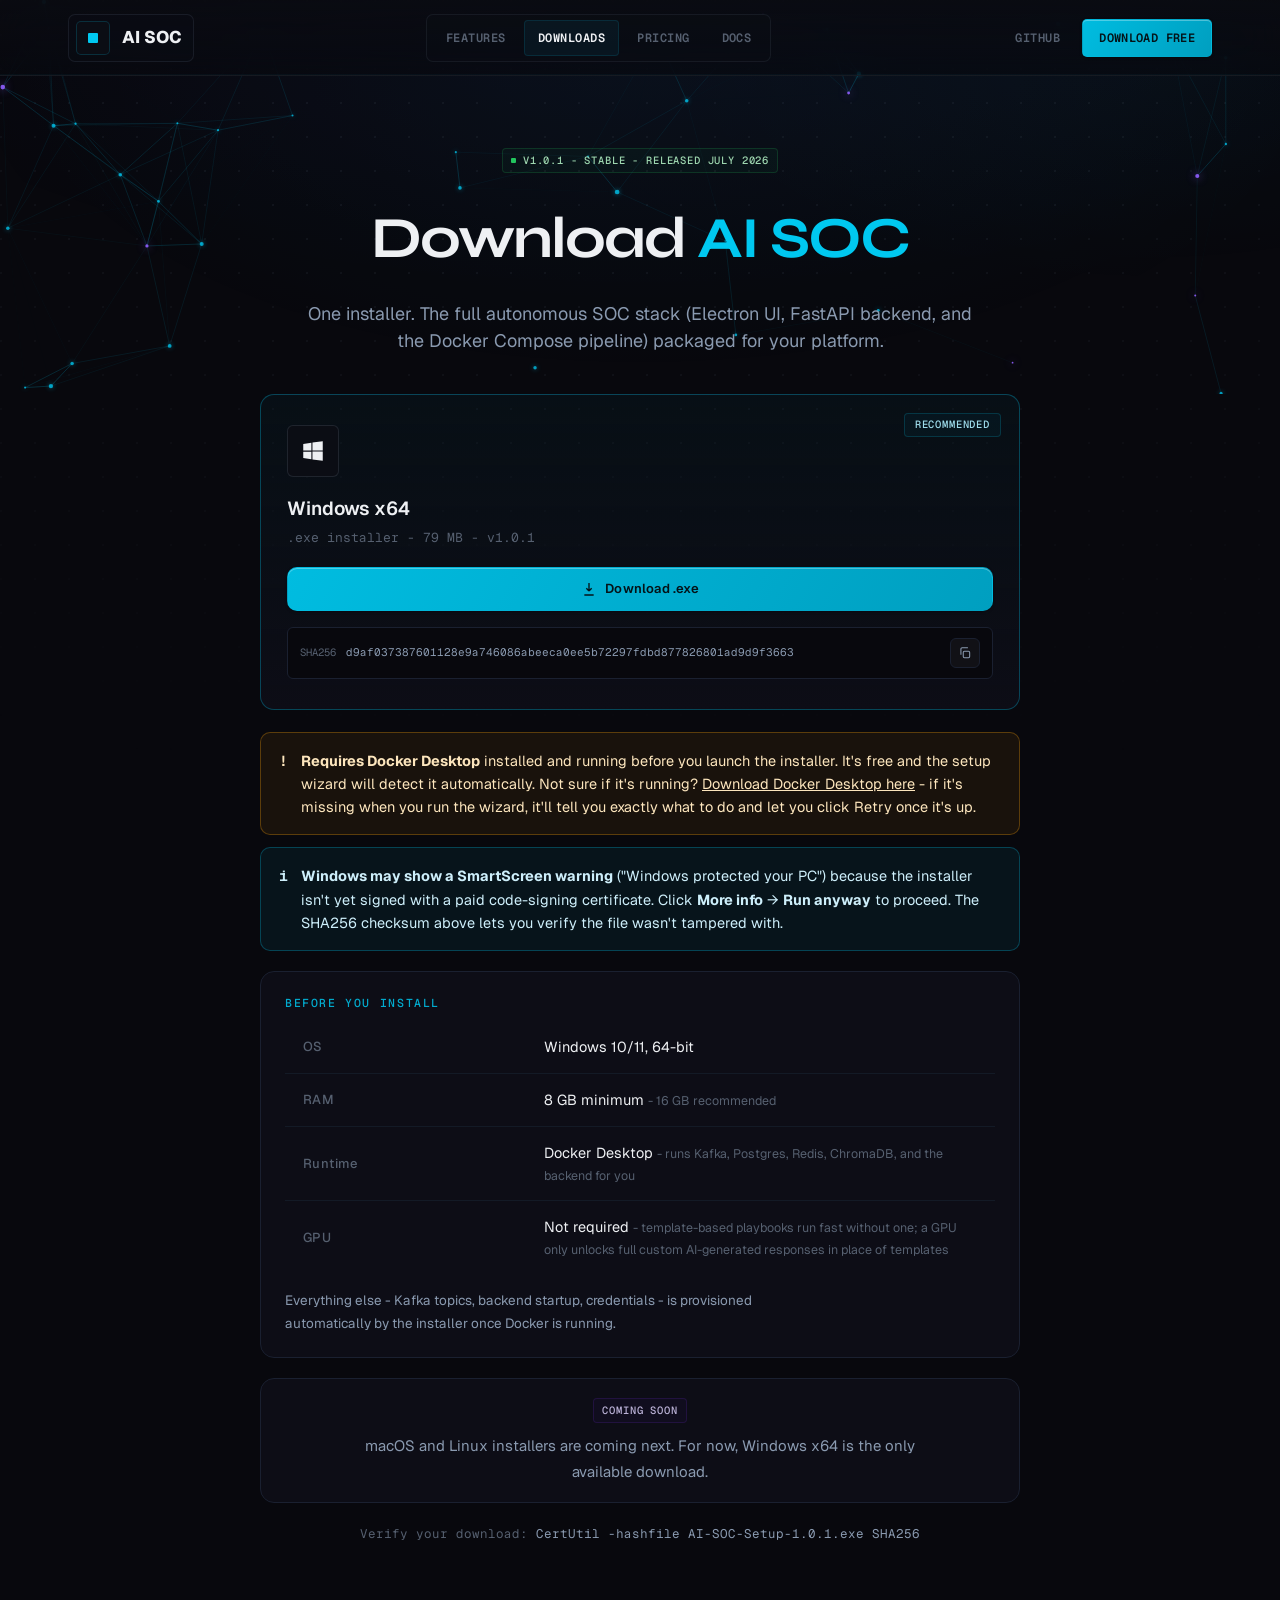
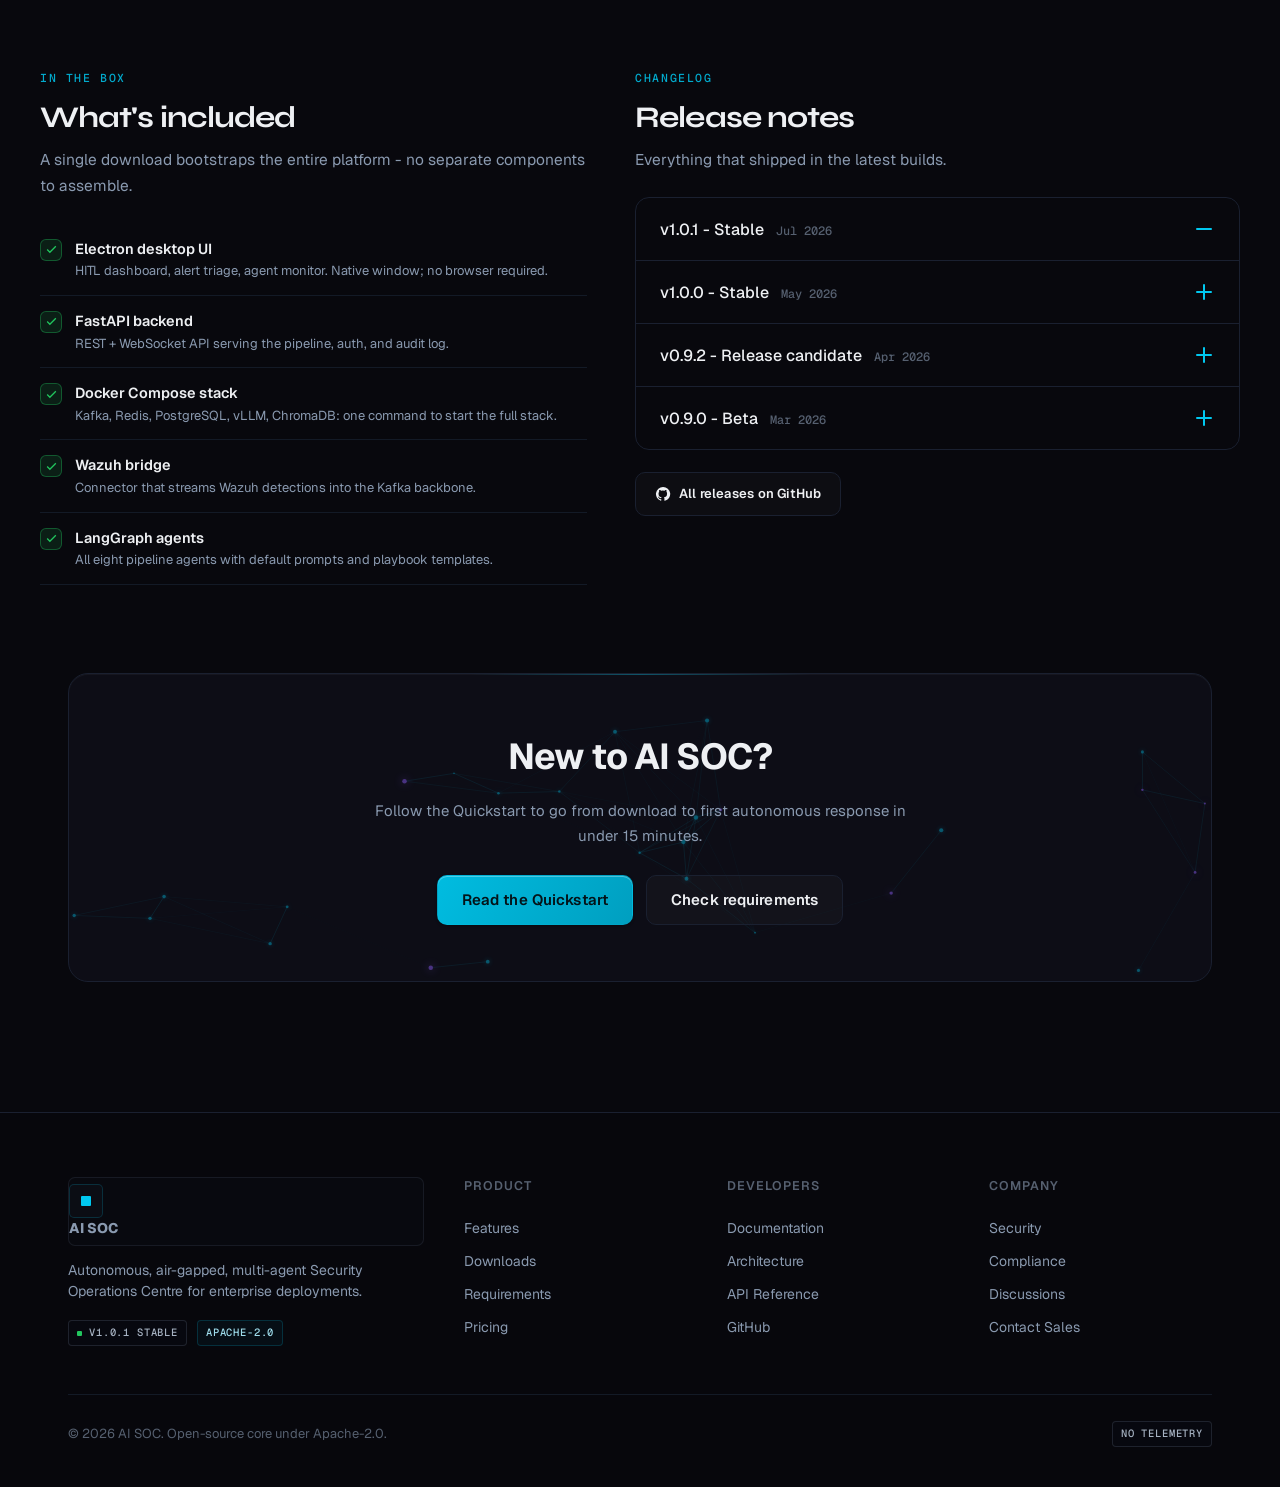
<file: downloads.html>
<!DOCTYPE html>
<html lang="en">
<head>
<meta charset="UTF-8" />
<meta name="viewport" content="width=device-width, initial-scale=1.0" />
<title>Download AI SOC - v1.0.1 Stable</title>
<meta name="description" content="Download AI SOC v1.0.1 for Windows x64. Requires Docker Desktop. macOS and Linux installers are coming soon. One installer: Electron UI, FastAPI backend, and the full Docker Compose pipeline. Apache-2.0 open source." />
<link rel="icon" href="assets/favicon.svg" type="image/svg+xml" />
<link rel="preconnect" href="https://fonts.googleapis.com" />
<link rel="preconnect" href="https://fonts.gstatic.com" crossorigin />
<link href="https://fonts.googleapis.com/css2?family=Syne:wght@700;800&family=Geist:wght@300;400;500;600;700;800&family=Geist+Mono:wght@400;500;600&display=swap" rel="stylesheet" />
<link rel="stylesheet" href="assets/tokens.css" />
<link rel="stylesheet" href="assets/site.css" />
</head>
<body>
<div class="bg-grid"></div>
<div class="bg-aurora"></div>

<header class="site-nav">
  <div class="container">
    <a class="brand" href="index.html"><span class="logo-mark"><span></span></span>AI&nbsp;SOC</a>
    <nav class="nav-links" aria-label="Main">
      <a href="index.html#features">Features</a>
      <a href="downloads.html" class="active" aria-current="page">Downloads</a>
      <a href="pricing.html">Pricing</a>
      <a href="docs.html">Docs</a>
    </nav>
    <div class="nav-right">
      <a class="nav-signin" href="https://github.com/amunim12/ai_soc">GitHub</a>
      <a class="btn btn--primary btn--sm" href="downloads.html">Download Free</a>
      <button class="nav-burger" aria-label="Menu"><svg viewBox="0 0 24 24" fill="none" stroke-width="2"><path d="M4 7h16M4 12h16M4 17h16"/></svg></button>
    </div>
  </div>
</header>
<nav class="mobile-drawer" aria-label="Mobile menu">
  <a href="index.html#features">Features</a>
  <a href="downloads.html">Downloads</a>
  <a href="pricing.html">Pricing</a>
  <a href="docs.html">Docs</a>
  <a class="btn btn--primary" href="downloads.html">Download Free</a>
</nav>

<main class="page">
<!-- HERO -->
<section class="page-hero" style="padding-bottom:40px">
  <canvas data-nodegraph data-density="0.00008" class="ng"></canvas>
  <div class="container" style="position:relative;z-index:2;text-align:center">
    <div class="reveal">
      <span class="pill pill--success"><span class="dot" style="background:var(--success)"></span>v1.0.1 - Stable - released July 2026</span>
      <h1 class="display-h" style="font-size:clamp(38px,5vw,58px);font-weight:700;letter-spacing:-0.035em;margin:22px 0 0">Download <span style="color:var(--cyan)">AI SOC</span></h1>
      <p class="lead" style="color:var(--text-muted);font-size:18px;max-width:56ch;margin:18px auto 0">
        One installer. The full autonomous SOC stack (Electron UI, FastAPI backend, and the Docker Compose pipeline) packaged for your platform.
      </p>
    </div>
  </div>
</section>

<!-- DOWNLOAD CARDS -->
<section class="container" style="padding-bottom:20px">
  <div class="dl-grid" style="grid-template-columns:minmax(0,1fr);max-width:760px;margin:0 auto">
    <!-- Windows -->
    <article class="dl-card primary reveal">
      <span class="pill pill--cyan" style="position:absolute;top:18px;right:18px;padding:3px 10px;font-size:10.5px">Recommended</span>
      <div class="os-icon"><svg viewBox="0 0 24 24"><path d="M3 5.5 10.5 4.3v7.2H3V5.5Zm0 13L10.5 19.7v-7.1H3v6Zm8.5 1.3L21 21V12.5h-9.5v7.3Zm0-15.6V11.5H21V3l-9.5 1.2Z"/></svg></div>
      <div class="dl-os">Windows x64</div>
      <div class="dl-meta">.exe installer - 79 MB - v1.0.1</div>
      <a class="btn btn--primary btn--block" style="margin-top:20px" href="downloads/AI-SOC-Setup-1.0.1.exe" download>
        <svg viewBox="0 0 24 24" fill="none" stroke="currentColor" stroke-width="2"><path d="M12 3v12m0 0 4-4m-4 4-4-4M5 21h14"/></svg>
        Download .exe
      </a>
      <div class="copy-field">
        <span class="mono" style="color:var(--text-dim);font-size:10.5px;flex-shrink:0">SHA256</span>
        <code>d9af037387601128e9a746086abeeca0ee5b72297fdbd877826801ad9d9f3663</code>
        <button class="copy-btn" data-copy="d9af037387601128e9a746086abeeca0ee5b72297fdbd877826801ad9d9f3663" aria-label="Copy checksum">
          <svg viewBox="0 0 24 24"><rect x="9" y="9" width="11" height="11" rx="2"/><path d="M5 15V5a2 2 0 0 1 2-2h10"/></svg>
        </button>
      </div>
    </article>
  </div>

  <!-- PREREQUISITE -->
  <div class="reveal" style="max-width:760px;margin:22px auto 0">
    <div class="callout warn" style="margin:0">
      <span class="ic">!</span>
      <div>
        <strong>Requires Docker Desktop</strong> installed and running before you launch the installer. It's free and the setup wizard will detect it automatically. Not sure if it's running? <a href="https://www.docker.com/products/docker-desktop/" style="color:inherit;text-decoration:underline">Download Docker Desktop here</a> - if it's missing when you run the wizard, it'll tell you exactly what to do and let you click Retry once it's up.
      </div>
    </div>
    <div class="callout info" style="margin-top:12px">
      <span class="ic">i</span>
      <div>
        <strong>Windows may show a SmartScreen warning</strong> ("Windows protected your PC") because the installer isn't yet signed with a paid code-signing certificate. Click <strong>More info</strong> → <strong>Run anyway</strong> to proceed. The SHA256 checksum above lets you verify the file wasn't tampered with.
      </div>
    </div>
  </div>

  <!-- SYSTEM REQUIREMENTS -->
  <div class="reveal" style="max-width:760px;margin:20px auto 0;padding:22px 24px;border:1px solid var(--border);border-radius:var(--r-lg);background:var(--bg-card)">
    <div class="eyebrow" style="margin-bottom:10px">Before you install</div>
    <table class="spec-table">
      <tr><th>OS</th><td>Windows 10/11, 64-bit</td></tr>
      <tr><th>RAM</th><td>8 GB minimum <span class="rec">- 16 GB recommended</span></td></tr>
      <tr><th>Runtime</th><td>Docker Desktop <span class="rec">- runs Kafka, Postgres, Redis, ChromaDB, and the backend for you</span></td></tr>
      <tr><th>GPU</th><td>Not required <span class="rec">- template-based playbooks run fast without one; a GPU only unlocks full custom AI-generated responses in place of templates</span></td></tr>
    </table>
    <p class="sub-section" style="font-size:13.5px;margin:14px 0 0">Everything else - Kafka topics, backend startup, credentials - is provisioned automatically by the installer once Docker is running.</p>
  </div>

  <div class="reveal" style="max-width:760px;margin:20px auto 0;padding:18px 20px;border:1px solid var(--border);border-radius:var(--r-lg);background:var(--bg-card);text-align:center">
    <span class="pill pill--violet" style="margin-bottom:10px">Coming soon</span>
    <p class="sub-section" style="margin:0 auto;max-width:58ch">macOS and Linux installers are coming next. For now, Windows x64 is the only available download.</p>
  </div>
  <p class="mono reveal" style="text-align:center;color:var(--text-dim);font-size:12.5px;margin-top:22px">
    Verify your download: <span style="color:var(--text-muted)">CertUtil -hashfile AI-SOC-Setup-1.0.1.exe SHA256</span>
  </p>
</section>
<!-- WHAT'S INCLUDED + RELEASE NOTES -->
<section class="section-pad container">
  <div class="dl-split">
    <!-- whats included -->
    <div class="reveal">
      <span class="eyebrow">In the box</span>
      <h2 class="h-section" style="font-size:30px">What's included</h2>
      <p class="sub-section" style="font-size:15.5px;margin-bottom:24px">A single download bootstraps the entire platform - no separate components to assemble.</p>
      <ul class="checklist">
        <li><span class="ck"><svg viewBox="0 0 24 24"><path d="m4 12 5 5L20 6"/></svg></span><div><div class="ci-name">Electron desktop UI</div><div class="ci-desc">HITL dashboard, alert triage, agent monitor. Native window; no browser required.</div></div></li>
        <li><span class="ck"><svg viewBox="0 0 24 24"><path d="m4 12 5 5L20 6"/></svg></span><div><div class="ci-name">FastAPI backend</div><div class="ci-desc">REST + WebSocket API serving the pipeline, auth, and audit log.</div></div></li>
        <li><span class="ck"><svg viewBox="0 0 24 24"><path d="m4 12 5 5L20 6"/></svg></span><div><div class="ci-name">Docker Compose stack</div><div class="ci-desc">Kafka, Redis, PostgreSQL, vLLM, ChromaDB: one command to start the full stack.</div></div></li>
        <li><span class="ck"><svg viewBox="0 0 24 24"><path d="m4 12 5 5L20 6"/></svg></span><div><div class="ci-name">Wazuh bridge</div><div class="ci-desc">Connector that streams Wazuh detections into the Kafka backbone.</div></div></li>
        <li><span class="ck"><svg viewBox="0 0 24 24"><path d="m4 12 5 5L20 6"/></svg></span><div><div class="ci-name">LangGraph agents</div><div class="ci-desc">All eight pipeline agents with default prompts and playbook templates.</div></div></li>
      </ul>
    </div>

    <!-- release notes -->
    <div class="reveal">
      <span class="eyebrow">Changelog</span>
      <h2 class="h-section" style="font-size:30px">Release notes</h2>
      <p class="sub-section" style="font-size:15.5px;margin-bottom:24px">Everything that shipped in the latest builds.</p>
      <div class="accordion" data-multi>
        <div class="acc-item open">
          <button class="acc-head"><span>v1.0.1 - Stable <span class="mono" style="color:var(--text-dim);font-size:12px;margin-left:8px">Jul 2026</span></span><span class="acc-icon"></span></button>
          <div class="acc-body"><div class="acc-body-inner">
            <ul style="margin:0;padding-left:18px;line-height:1.9">
              <li>Installer packaging and setup-wizard reliability fixes.</li>
              <li>Setup wizard now detects a missing/stopped Docker Desktop and prompts to retry instead of failing silently.</li>
              <li>Fast template-based playbook generation works out of the box with no local LLM required.</li>
            </ul>
          </div></div>
        </div>
        <div class="acc-item">
          <button class="acc-head"><span>v1.0.0 - Stable <span class="mono" style="color:var(--text-dim);font-size:12px;margin-left:8px">May 2026</span></span><span class="acc-icon"></span></button>
          <div class="acc-body"><div class="acc-body-inner">
            <ul style="margin:0;padding-left:18px;line-height:1.9">
              <li>First stable release of the autonomous multi-agent pipeline (8 LangGraph agents).</li>
              <li>Air-gapped vLLM serving for Qwen2.5-72B-AWQ with no external calls.</li>
              <li>Human-in-the-loop approval queue with full reasoning traces.</li>
              <li>Native Wazuh 4.7+ bridge sustaining 1,100+ EPS.</li>
              <li>Shuffle SOAR workflow integration for automated response.</li>
            </ul>
          </div></div>
        </div>
        <div class="acc-item">
          <button class="acc-head"><span>v0.9.2 - Release candidate <span class="mono" style="color:var(--text-dim);font-size:12px;margin-left:8px">Apr 2026</span></span><span class="acc-icon"></span></button>
          <div class="acc-body"><div class="acc-body-inner">
            <ul style="margin:0;padding-left:18px;line-height:1.9">
              <li>MITRE ATT&CK enrichment now attached to every alert.</li>
              <li>ChromaDB RAG retrieval for playbook grounding.</li>
              <li>Reduced p95 triage latency by 38%.</li>
            </ul>
          </div></div>
        </div>
        <div class="acc-item">
          <button class="acc-head"><span>v0.9.0 - Beta <span class="mono" style="color:var(--text-dim);font-size:12px;margin-left:8px">Mar 2026</span></span><span class="acc-icon"></span></button>
          <div class="acc-body"><div class="acc-body-inner">
            <ul style="margin:0;padding-left:18px;line-height:1.9">
              <li>Initial public beta with single-node Docker Compose deployment.</li>
              <li>Electron UI with live alert feed and agent pipeline view.</li>
            </ul>
          </div></div>
        </div>
      </div>
      <a class="btn btn--ghost" style="margin-top:22px" href="https://github.com/amunim12/ai_soc_website">
        <svg viewBox="0 0 24 24" fill="currentColor"><path d="M12 1.5A10.5 10.5 0 0 0 8.7 22c.5.1.7-.2.7-.5v-1.8c-2.9.6-3.5-1.4-3.5-1.4-.5-1.2-1.2-1.5-1.2-1.5-.9-.6.1-.6.1-.6 1 .1 1.6 1 1.6 1 .9 1.6 2.4 1.1 3 .9.1-.7.4-1.1.6-1.4-2.3-.3-4.7-1.2-4.7-5.2 0-1.1.4-2 1-2.8-.1-.3-.5-1.3.1-2.7 0 0 .9-.3 2.8 1a9.6 9.6 0 0 1 5 0c1.9-1.3 2.8-1 2.8-1 .6 1.4.2 2.4.1 2.7.7.8 1 1.7 1 2.8 0 4-2.4 4.9-4.7 5.2.4.3.7 1 .7 2v3c0 .3.2.6.7.5A10.5 10.5 0 0 0 12 1.5Z"/></svg>
        All releases on GitHub
      </a>
    </div>
  </div>
</section>

<!-- CTA -->
<section class="container" style="padding-bottom:90px">
  <div class="cta-strip reveal">
    <canvas data-nodegraph data-density="0.00006" class="ng" style="opacity:0.5"></canvas>
    <div style="position:relative;z-index:2">
      <h2 style="font-size:clamp(26px,3.4vw,36px);font-weight:700;letter-spacing:-0.025em;margin:0">New to AI SOC?</h2>
      <p class="sub-section" style="margin:14px auto 0">Follow the Quickstart to go from download to first autonomous response in under 15 minutes.</p>
      <div style="display:flex;gap:13px;justify-content:center;margin-top:26px;flex-wrap:wrap">
        <a class="btn btn--primary btn--lg" href="docs.html">Read the Quickstart</a>
        <a class="btn btn--ghost btn--lg" href="requirements.html">Check requirements</a>
      </div>
    </div>
  </div>
</section>
</main>

<footer class="site-footer">
  <div class="container">
    <div class="footer-grid">
      <div class="footer-col">
        <a class="brand" href="index.html" style="margin-bottom:14px"><span class="logo-mark"><span></span></span>AI&nbsp;SOC</a>
        <p style="color:var(--text-muted);font-size:14px;max-width:34ch;margin:0">Autonomous, air-gapped, multi-agent Security Operations Centre for enterprise deployments.</p>
        <div class="footer-badges" style="margin-top:18px">
          <span class="pill"><span class="dot" style="background:var(--success)"></span>v1.0.1 Stable</span>
          <span class="pill pill--cyan">Apache-2.0</span>
        </div>
      </div>
      <div class="footer-col"><h4>Product</h4><a href="index.html#features">Features</a><a href="downloads.html">Downloads</a><a href="requirements.html">Requirements</a><a href="pricing.html">Pricing</a></div>
      <div class="footer-col"><h4>Developers</h4><a href="docs.html">Documentation</a><a href="docs.html#architecture">Architecture</a><a href="docs.html#api">API Reference</a><a href="https://github.com/amunim12/ai_soc_website">GitHub</a></div>
      <div class="footer-col"><h4>Company</h4><a href="requirements.html">Security</a><a href="docs.html#deployment">Compliance</a><a href="https://github.com/amunim12/ai_soc_website/discussions">Discussions</a><a href="pricing.html">Contact Sales</a></div>
    </div>
    <div class="footer-bottom">
      <span class="meta">© 2026 AI SOC. Open-source core under Apache-2.0.</span>
      <div class="footer-badges"><span class="pill mono">no telemetry</span></div>
    </div>
  </div>
</footer>

<script src="assets/nodegraph.js"></script>
<script src="assets/site.js"></script>
</body>
</html>
</file>
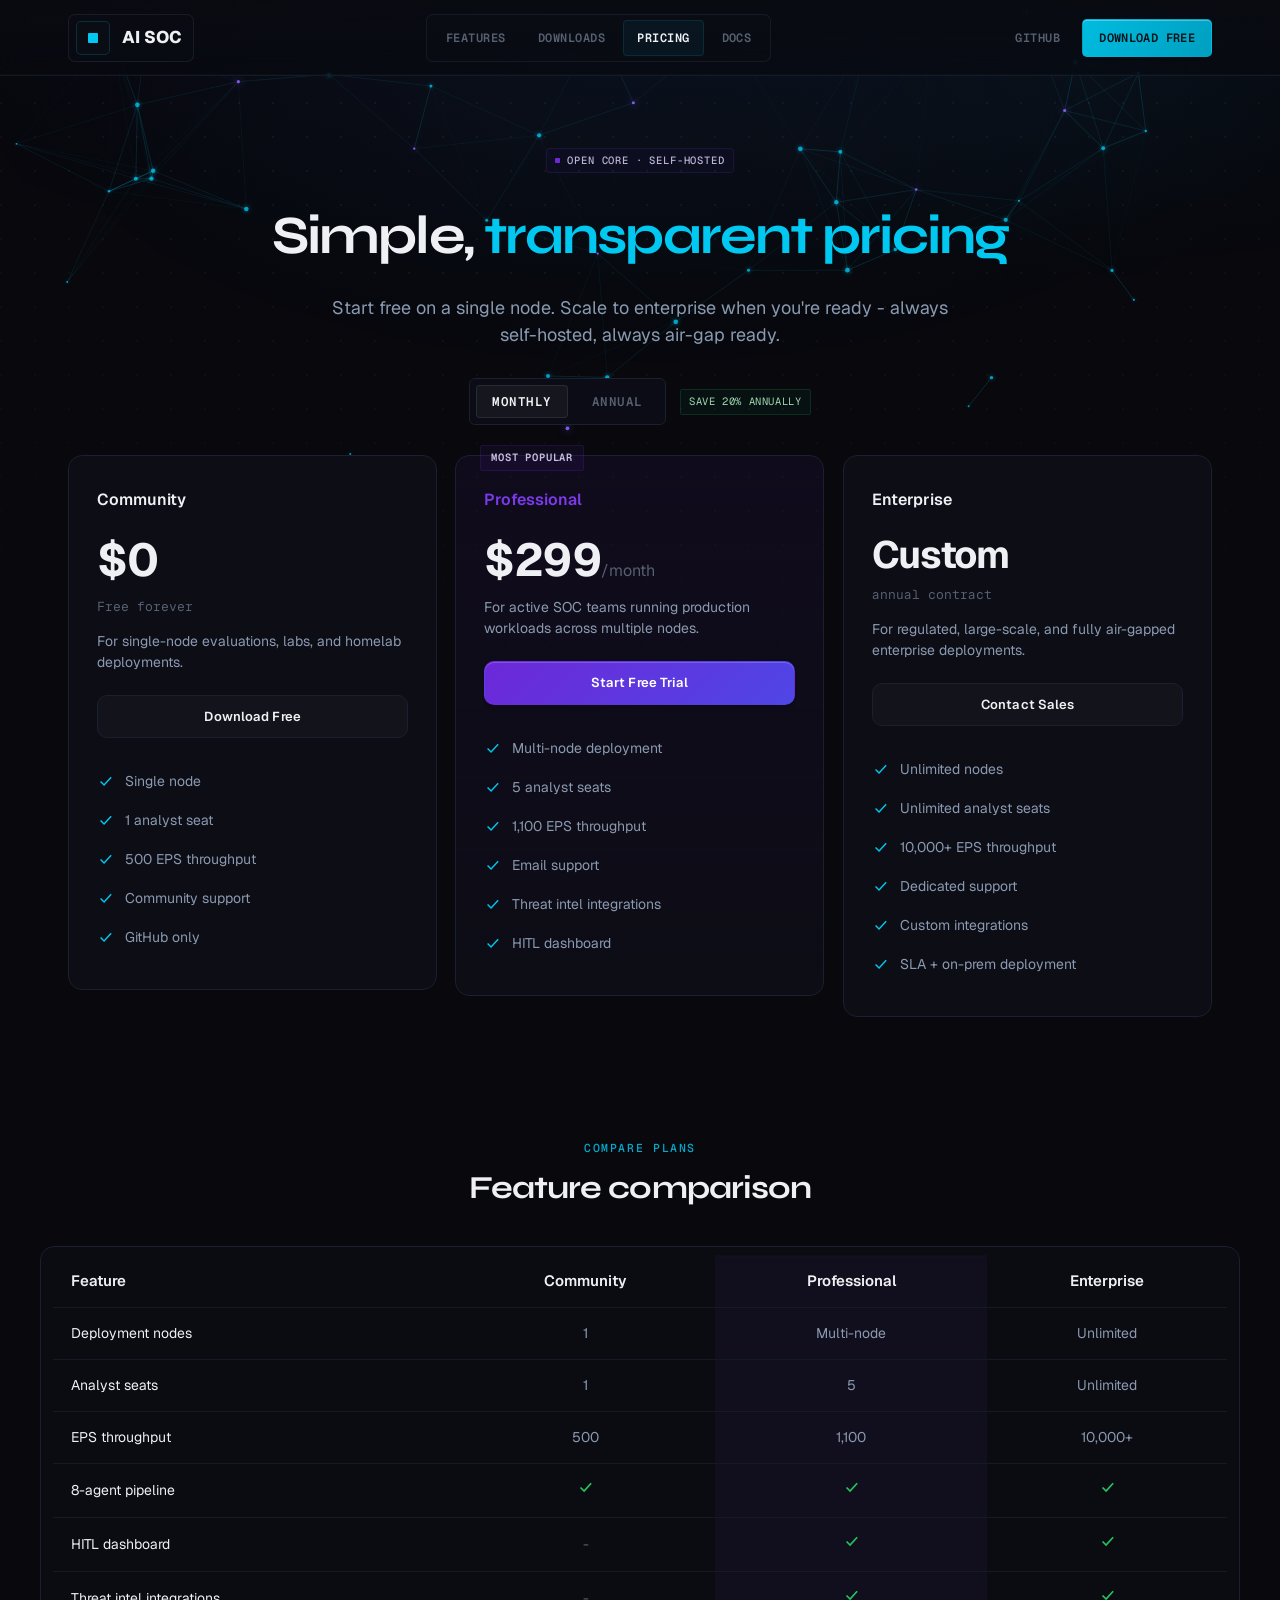
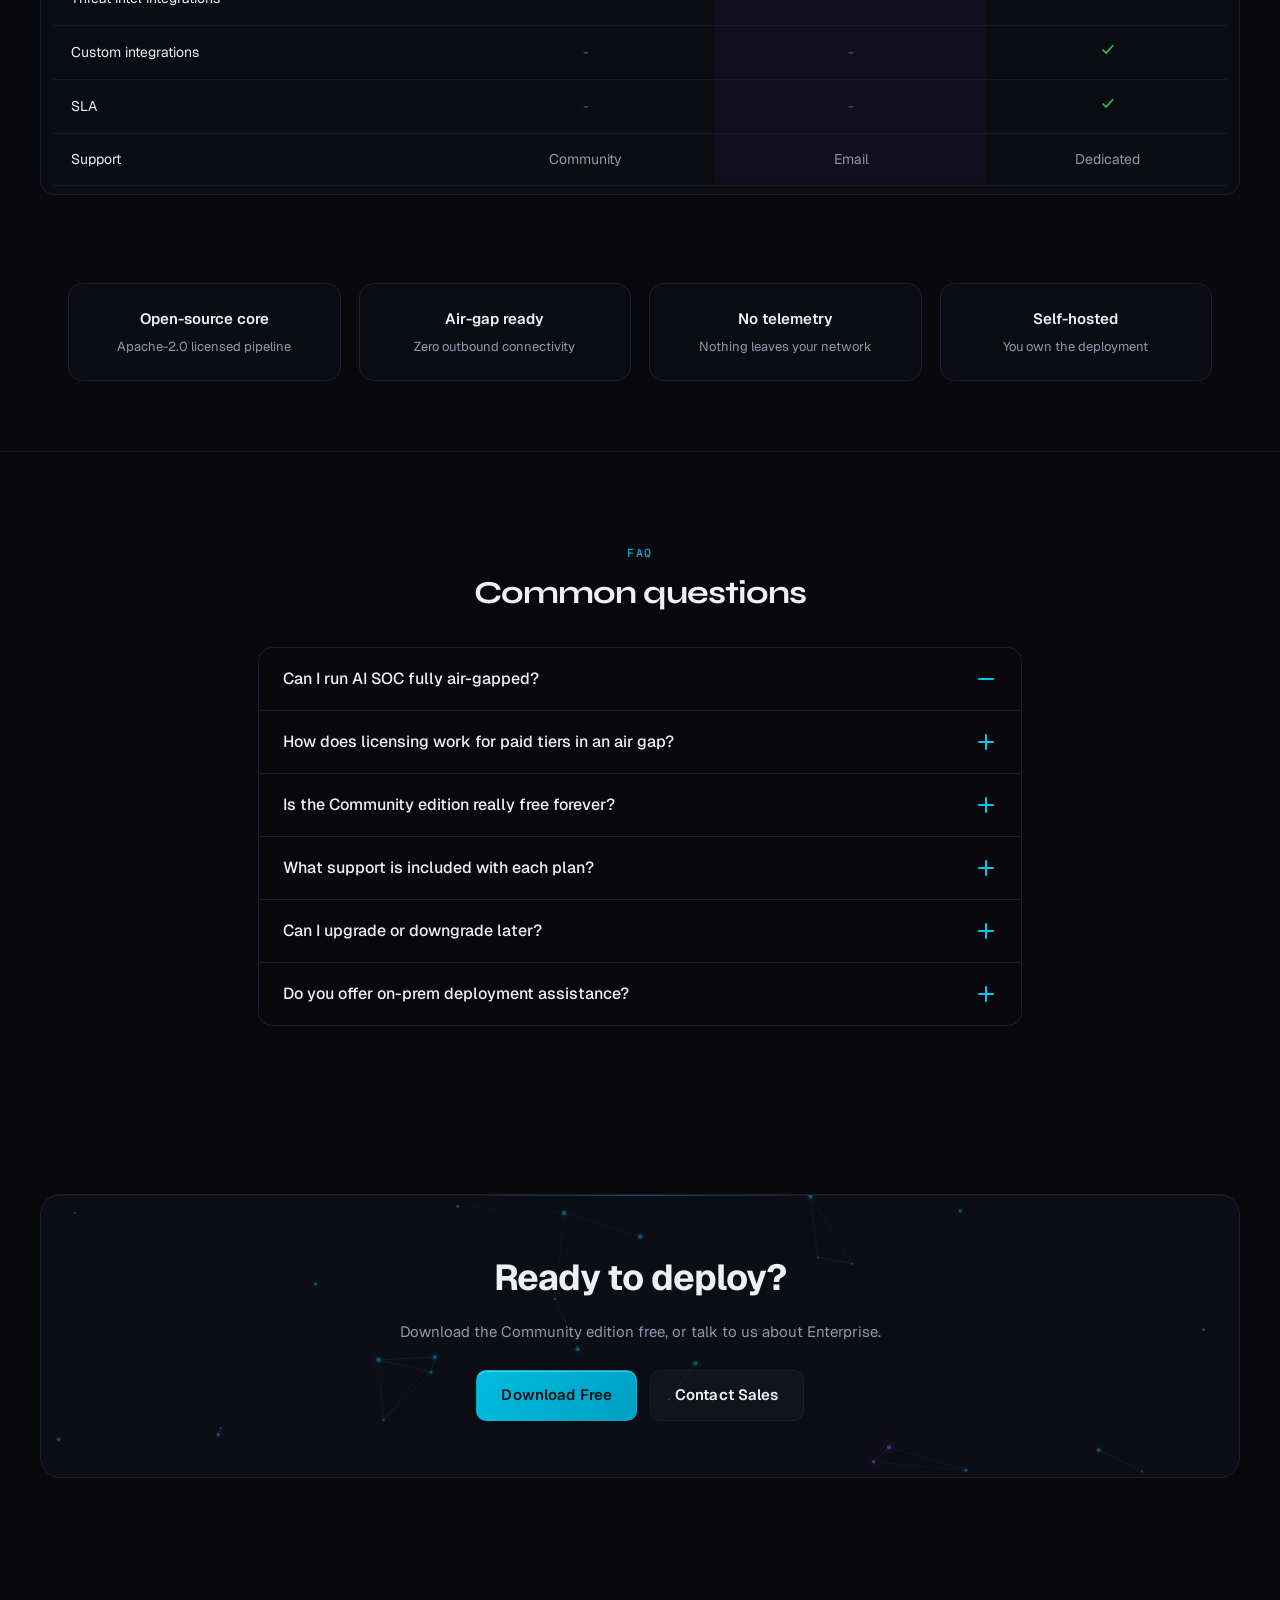
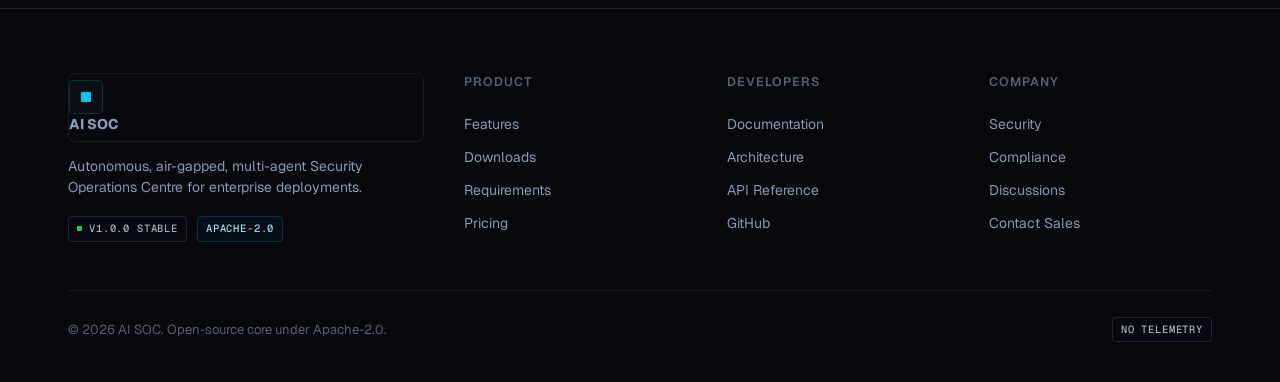
<file: pricing.html>
<!DOCTYPE html>
<html lang="en">
<head>
<meta charset="UTF-8" />
<meta name="viewport" content="width=device-width, initial-scale=1.0" />
<title>Pricing - AI SOC</title>
<meta name="description" content="Self-hosted pricing for AI SOC. Free Community edition for single-node deployments, Professional at $299/month, and Enterprise for large-scale air-gapped environments." />
<link rel="icon" href="assets/favicon.svg" type="image/svg+xml" />
<link rel="preconnect" href="https://fonts.googleapis.com" />
<link rel="preconnect" href="https://fonts.gstatic.com" crossorigin />
<link href="https://fonts.googleapis.com/css2?family=Syne:wght@700;800&family=Geist:wght@300;400;500;600;700;800&family=Geist+Mono:wght@400;500;600&display=swap" rel="stylesheet" />
<link rel="stylesheet" href="assets/tokens.css" />
<link rel="stylesheet" href="assets/site.css" />
</head>
<body>
<div class="bg-grid"></div>
<div class="bg-aurora"></div>

<header class="site-nav">
  <div class="container">
    <a class="brand" href="index.html"><span class="logo-mark"><span></span></span>AI&nbsp;SOC</a>
    <nav class="nav-links" aria-label="Main">
      <a href="index.html#features">Features</a>
      <a href="downloads.html">Downloads</a>
      <a href="pricing.html" class="active" aria-current="page">Pricing</a>
      <a href="docs.html">Docs</a>
    </nav>
    <div class="nav-right">
      <a class="nav-signin" href="https://github.com/amunim12/ai_soc">GitHub</a>
      <a class="btn btn--primary btn--sm" href="downloads.html">Download Free</a>
      <button class="nav-burger" aria-label="Menu"><svg viewBox="0 0 24 24" fill="none" stroke-width="2"><path d="M4 7h16M4 12h16M4 17h16"/></svg></button>
    </div>
  </div>
</header>
<nav class="mobile-drawer" aria-label="Mobile menu">
  <a href="index.html#features">Features</a>
  <a href="downloads.html">Downloads</a>
  <a href="pricing.html">Pricing</a>
  <a href="docs.html">Docs</a>
  <a class="btn btn--primary" href="downloads.html">Download Free</a>
</nav>

<main class="page">
<!-- HERO + TOGGLE -->
<section class="page-hero" style="padding-bottom:30px">
  <canvas data-nodegraph data-density="0.00008" class="ng"></canvas>
  <div class="container" style="position:relative;z-index:2;text-align:center">
    <div class="reveal">
      <span class="pill pill--violet"><span class="dot" style="background:var(--violet)"></span>Open core · self-hosted</span>
      <h1 class="display-h" style="font-size:clamp(36px,4.6vw,54px);font-weight:700;letter-spacing:-0.035em;margin:22px 0 0">Simple, <span style="color:var(--cyan)">transparent pricing</span></h1>
      <p class="lead" style="color:var(--text-muted);font-size:18px;max-width:54ch;margin:18px auto 0">
        Start free on a single node. Scale to enterprise when you're ready - always self-hosted, always air-gap ready.
      </p>
      <div style="margin-top:30px;display:flex;justify-content:center;align-items:center;gap:14px">
        <div class="toggle-wrap" data-billing-toggle>
          <button class="toggle-opt active" data-mode="monthly">Monthly</button>
          <button class="toggle-opt" data-mode="annual">Annual</button>
        </div>
        <span class="save-pill">Save 20% annually</span>
      </div>
    </div>
  </div>
</section>

<!-- PRICING CARDS -->
<section class="container" style="padding-bottom:30px">
  <div class="price-grid">
    <!-- Community -->
    <article class="price-card reveal">
      <div class="price-name">Community</div>
      <div class="price-amt"><span data-price="$0" data-annual="$0">$0</span></div>
      <div class="mono" style="color:var(--text-dim);font-size:13px;margin-bottom:14px">Free forever</div>
      <div class="price-desc">For single-node evaluations, labs, and homelab deployments.</div>
      <a class="btn btn--ghost btn--block" style="margin-top:22px" href="downloads.html">Download Free</a>
      <ul class="price-features">
        <li><svg viewBox="0 0 24 24"><path d="m5 12 5 5L20 6"/></svg>Single node</li>
        <li><svg viewBox="0 0 24 24"><path d="m5 12 5 5L20 6"/></svg>1 analyst seat</li>
        <li><svg viewBox="0 0 24 24"><path d="m5 12 5 5L20 6"/></svg>500 EPS throughput</li>
        <li><svg viewBox="0 0 24 24"><path d="m5 12 5 5L20 6"/></svg>Community support</li>
        <li><svg viewBox="0 0 24 24"><path d="m5 12 5 5L20 6"/></svg>GitHub only</li>
      </ul>
    </article>

    <!-- Professional -->
    <article class="price-card popular grad-border reveal" style="border-radius:var(--r-lg)">
      <span class="popular-badge">MOST POPULAR</span>
      <div class="price-name" style="color:var(--violet-bright)">Professional</div>
      <div class="price-amt"><span data-price="$299" data-annual="$239">$299</span><span class="per" data-per>/month</span></div>
      <div class="price-desc">For active SOC teams running production workloads across multiple nodes.</div>
      <a class="btn btn--violet btn--block" style="margin-top:22px" href="downloads.html">Start Free Trial</a>
      <ul class="price-features">
        <li><svg viewBox="0 0 24 24"><path d="m5 12 5 5L20 6"/></svg>Multi-node deployment</li>
        <li><svg viewBox="0 0 24 24"><path d="m5 12 5 5L20 6"/></svg>5 analyst seats</li>
        <li><svg viewBox="0 0 24 24"><path d="m5 12 5 5L20 6"/></svg>1,100 EPS throughput</li>
        <li><svg viewBox="0 0 24 24"><path d="m5 12 5 5L20 6"/></svg>Email support</li>
        <li><svg viewBox="0 0 24 24"><path d="m5 12 5 5L20 6"/></svg>Threat intel integrations</li>
        <li><svg viewBox="0 0 24 24"><path d="m5 12 5 5L20 6"/></svg>HITL dashboard</li>
      </ul>
    </article>

    <!-- Enterprise -->
    <article class="price-card reveal">
      <div class="price-name">Enterprise</div>
      <div class="price-amt" style="font-size:38px">Custom</div>
      <div class="mono" style="color:var(--text-dim);font-size:13px;margin-bottom:14px">annual contract</div>
      <div class="price-desc">For regulated, large-scale, and fully air-gapped enterprise deployments.</div>
      <a class="btn btn--ghost btn--block" style="margin-top:22px" href="docs.html#deployment">Contact Sales</a>
      <ul class="price-features">
        <li><svg viewBox="0 0 24 24"><path d="m5 12 5 5L20 6"/></svg>Unlimited nodes</li>
        <li><svg viewBox="0 0 24 24"><path d="m5 12 5 5L20 6"/></svg>Unlimited analyst seats</li>
        <li><svg viewBox="0 0 24 24"><path d="m5 12 5 5L20 6"/></svg>10,000+ EPS throughput</li>
        <li><svg viewBox="0 0 24 24"><path d="m5 12 5 5L20 6"/></svg>Dedicated support</li>
        <li><svg viewBox="0 0 24 24"><path d="m5 12 5 5L20 6"/></svg>Custom integrations</li>
        <li><svg viewBox="0 0 24 24"><path d="m5 12 5 5L20 6"/></svg>SLA + on-prem deployment</li>
      </ul>
    </article>
  </div>
</section>

<!-- COMPARISON TABLE -->
<section class="section-pad container">
  <div class="reveal" style="text-align:center;max-width:600px;margin:0 auto 40px">
    <span class="eyebrow">Compare plans</span>
    <h2 class="h-section" style="font-size:32px">Feature comparison</h2>
  </div>
  <div class="glass reveal" style="padding:8px 12px;overflow-x:auto">
    <table class="cmp">
      <thead>
        <tr><th>Feature</th><th>Community</th><th class="col-pop">Professional</th><th>Enterprise</th></tr>
      </thead>
      <tbody>
        <tr><td>Deployment nodes</td><td>1</td><td class="col-pop">Multi-node</td><td>Unlimited</td></tr>
        <tr><td>Analyst seats</td><td>1</td><td class="col-pop">5</td><td>Unlimited</td></tr>
        <tr><td>EPS throughput</td><td>500</td><td class="col-pop">1,100</td><td>10,000+</td></tr>
        <tr><td>8-agent pipeline</td><td class="yes"><svg viewBox="0 0 24 24"><path d="m5 12 5 5L20 6"/></svg></td><td class="col-pop yes"><svg viewBox="0 0 24 24"><path d="m5 12 5 5L20 6"/></svg></td><td class="yes"><svg viewBox="0 0 24 24"><path d="m5 12 5 5L20 6"/></svg></td></tr>
        <tr><td>HITL dashboard</td><td class="no">-</td><td class="col-pop yes"><svg viewBox="0 0 24 24"><path d="m5 12 5 5L20 6"/></svg></td><td class="yes"><svg viewBox="0 0 24 24"><path d="m5 12 5 5L20 6"/></svg></td></tr>
        <tr><td>Threat intel integrations</td><td class="no">-</td><td class="col-pop yes"><svg viewBox="0 0 24 24"><path d="m5 12 5 5L20 6"/></svg></td><td class="yes"><svg viewBox="0 0 24 24"><path d="m5 12 5 5L20 6"/></svg></td></tr>
        <tr><td>Custom integrations</td><td class="no">-</td><td class="col-pop no">-</td><td class="yes"><svg viewBox="0 0 24 24"><path d="m5 12 5 5L20 6"/></svg></td></tr>
        <tr><td>SLA</td><td class="no">-</td><td class="col-pop no">-</td><td class="yes"><svg viewBox="0 0 24 24"><path d="m5 12 5 5L20 6"/></svg></td></tr>
        <tr><td>Support</td><td>Community</td><td class="col-pop">Email</td><td>Dedicated</td></tr>
      </tbody>
    </table>
  </div>
</section>

<!-- ALL PLANS INCLUDE -->
<section class="container" style="padding-bottom:70px">
  <div class="reveal" style="display:grid;grid-template-columns:repeat(4,1fr);gap:18px" id="incl">
    <div class="glass" style="padding:24px;text-align:center"><div style="font-size:15px;font-weight:600">Open-source core</div><div style="color:var(--text-muted);font-size:13px;margin-top:6px">Apache-2.0 licensed pipeline</div></div>
    <div class="glass" style="padding:24px;text-align:center"><div style="font-size:15px;font-weight:600">Air-gap ready</div><div style="color:var(--text-muted);font-size:13px;margin-top:6px">Zero outbound connectivity</div></div>
    <div class="glass" style="padding:24px;text-align:center"><div style="font-size:15px;font-weight:600">No telemetry</div><div style="color:var(--text-muted);font-size:13px;margin-top:6px">Nothing leaves your network</div></div>
    <div class="glass" style="padding:24px;text-align:center"><div style="font-size:15px;font-weight:600">Self-hosted</div><div style="color:var(--text-muted);font-size:13px;margin-top:6px">You own the deployment</div></div>
  </div>
</section>

<!-- FAQ -->
<section class="section-pad" style="background:rgba(8,8,13,0.5);border-top:1px solid var(--border-soft)">
  <div class="container" style="max-width:820px">
    <div class="reveal" style="text-align:center;margin-bottom:36px">
      <span class="eyebrow">FAQ</span>
      <h2 class="h-section" style="font-size:32px">Common questions</h2>
    </div>
    <div class="accordion reveal">
      <div class="acc-item open"><button class="acc-head"><span>Can I run AI SOC fully air-gapped?</span><span class="acc-icon"></span></button><div class="acc-body"><div class="acc-body-inner">Yes - that's the core design. All inference runs locally via vLLM, RAG retrieval uses on-prem ChromaDB, and there is no telemetry or license phone-home. Once installed, AI SOC needs zero outbound connectivity to operate.</div></div></div>
      <div class="acc-item"><button class="acc-head"><span>How does licensing work for paid tiers in an air gap?</span><span class="acc-icon"></span></button><div class="acc-body"><div class="acc-body-inner">Professional and Enterprise use offline license files issued at purchase. You drop the signed license into the deployment - no internet validation is required, and the file is valid for your full contract term.</div></div></div>
      <div class="acc-item"><button class="acc-head"><span>Is the Community edition really free forever?</span><span class="acc-icon"></span></button><div class="acc-body"><div class="acc-body-inner">Yes. The open-source core is Apache-2.0 and free for single-node use with no time limit. Paid tiers add multi-node orchestration, more seats, higher throughput, and support.</div></div></div>
      <div class="acc-item"><button class="acc-head"><span>What support is included with each plan?</span><span class="acc-icon"></span></button><div class="acc-body"><div class="acc-body-inner">Community relies on GitHub Discussions and issues. Professional includes email support with next-business-day response. Enterprise adds a dedicated support contact, a defined SLA, and onboarding assistance.</div></div></div>
      <div class="acc-item"><button class="acc-head"><span>Can I upgrade or downgrade later?</span><span class="acc-icon"></span></button><div class="acc-body"><div class="acc-body-inner">Anytime. Your configuration and data stay on your infrastructure, so changing tiers is just a license swap - no migration or re-deployment required.</div></div></div>
      <div class="acc-item"><button class="acc-head"><span>Do you offer on-prem deployment assistance?</span><span class="acc-icon"></span></button><div class="acc-body"><div class="acc-body-inner">Enterprise plans include hands-on deployment support, including air-gapped installation, GPU sizing guidance, and Wazuh/SOAR integration with your existing tooling.</div></div></div>
    </div>
  </div>
</section>

<!-- CTA -->
<section class="container" style="padding:80px 0 90px">
  <div class="cta-strip reveal">
    <canvas data-nodegraph data-density="0.00006" class="ng" style="opacity:0.5"></canvas>
    <div style="position:relative;z-index:2">
      <h2 style="font-size:clamp(26px,3.4vw,36px);font-weight:700;letter-spacing:-0.025em;margin:0">Ready to deploy?</h2>
      <p class="sub-section" style="margin:14px auto 0">Download the Community edition free, or talk to us about Enterprise.</p>
      <div style="display:flex;gap:13px;justify-content:center;margin-top:26px;flex-wrap:wrap">
        <a class="btn btn--primary btn--lg" href="downloads.html">Download Free</a>
        <a class="btn btn--ghost btn--lg" href="docs.html#deployment">Contact Sales</a>
      </div>
    </div>
  </div>
</section>
</main>

<footer class="site-footer">
  <div class="container">
    <div class="footer-grid">
      <div class="footer-col">
        <a class="brand" href="index.html" style="margin-bottom:14px"><span class="logo-mark"><span></span></span>AI&nbsp;SOC</a>
        <p style="color:var(--text-muted);font-size:14px;max-width:34ch;margin:0">Autonomous, air-gapped, multi-agent Security Operations Centre for enterprise deployments.</p>
        <div class="footer-badges" style="margin-top:18px"><span class="pill"><span class="dot" style="background:var(--success)"></span>v1.0.0 Stable</span><span class="pill pill--cyan">Apache-2.0</span></div>
      </div>
      <div class="footer-col"><h4>Product</h4><a href="index.html#features">Features</a><a href="downloads.html">Downloads</a><a href="requirements.html">Requirements</a><a href="pricing.html">Pricing</a></div>
      <div class="footer-col"><h4>Developers</h4><a href="docs.html">Documentation</a><a href="docs.html#architecture">Architecture</a><a href="docs.html#api">API Reference</a><a href="https://github.com/amunim12/ai_soc_website">GitHub</a></div>
      <div class="footer-col"><h4>Company</h4><a href="requirements.html">Security</a><a href="docs.html#deployment">Compliance</a><a href="https://github.com/amunim12/ai_soc_website/discussions">Discussions</a><a href="docs.html#deployment">Contact Sales</a></div>
    </div>
    <div class="footer-bottom">
      <span class="meta">© 2026 AI SOC. Open-source core under Apache-2.0.</span>
      <div class="footer-badges"><span class="pill mono">no telemetry</span></div>
    </div>
  </div>
</footer>

<style>
  @media (max-width: 980px) { #incl { grid-template-columns: 1fr 1fr !important; } }
  @media (max-width: 560px) { #incl { grid-template-columns: 1fr !important; } }
</style>
<script src="assets/nodegraph.js"></script>
<script src="assets/site.js"></script>
</body>
</html>
</file>
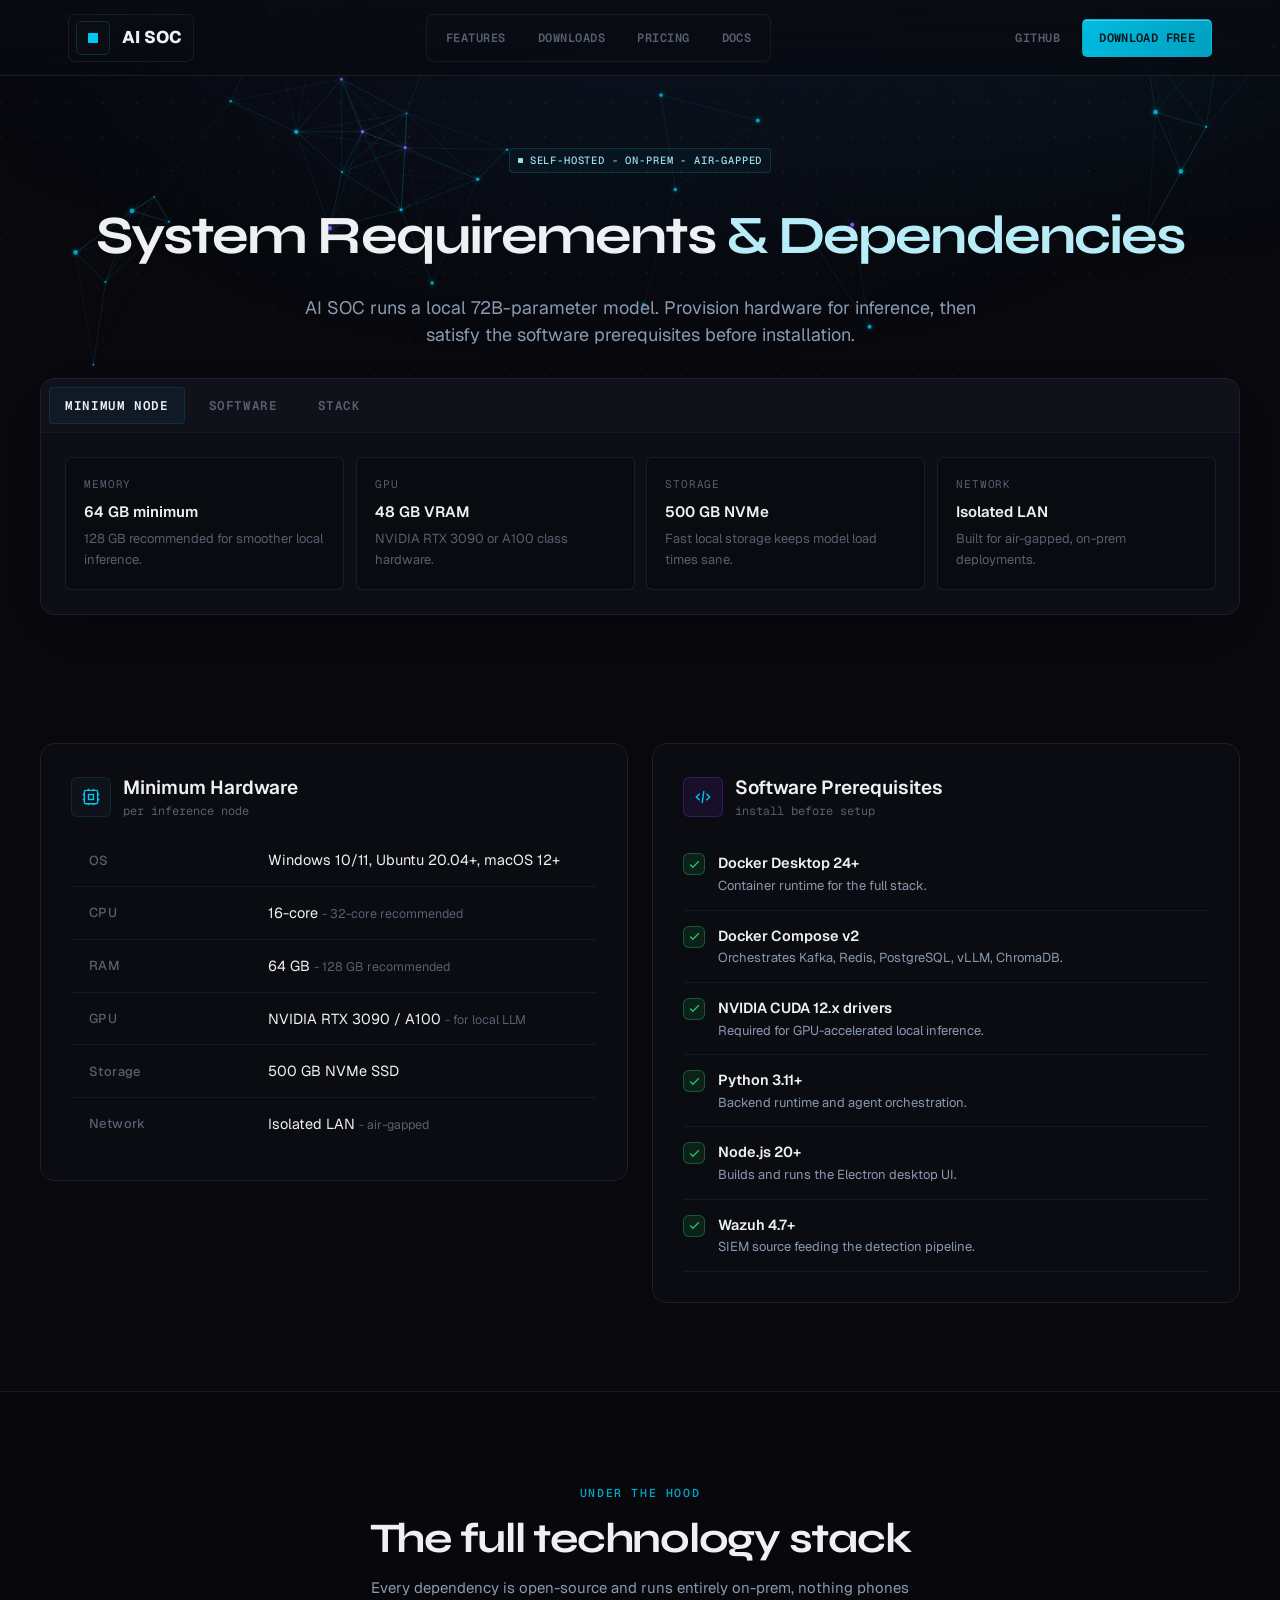
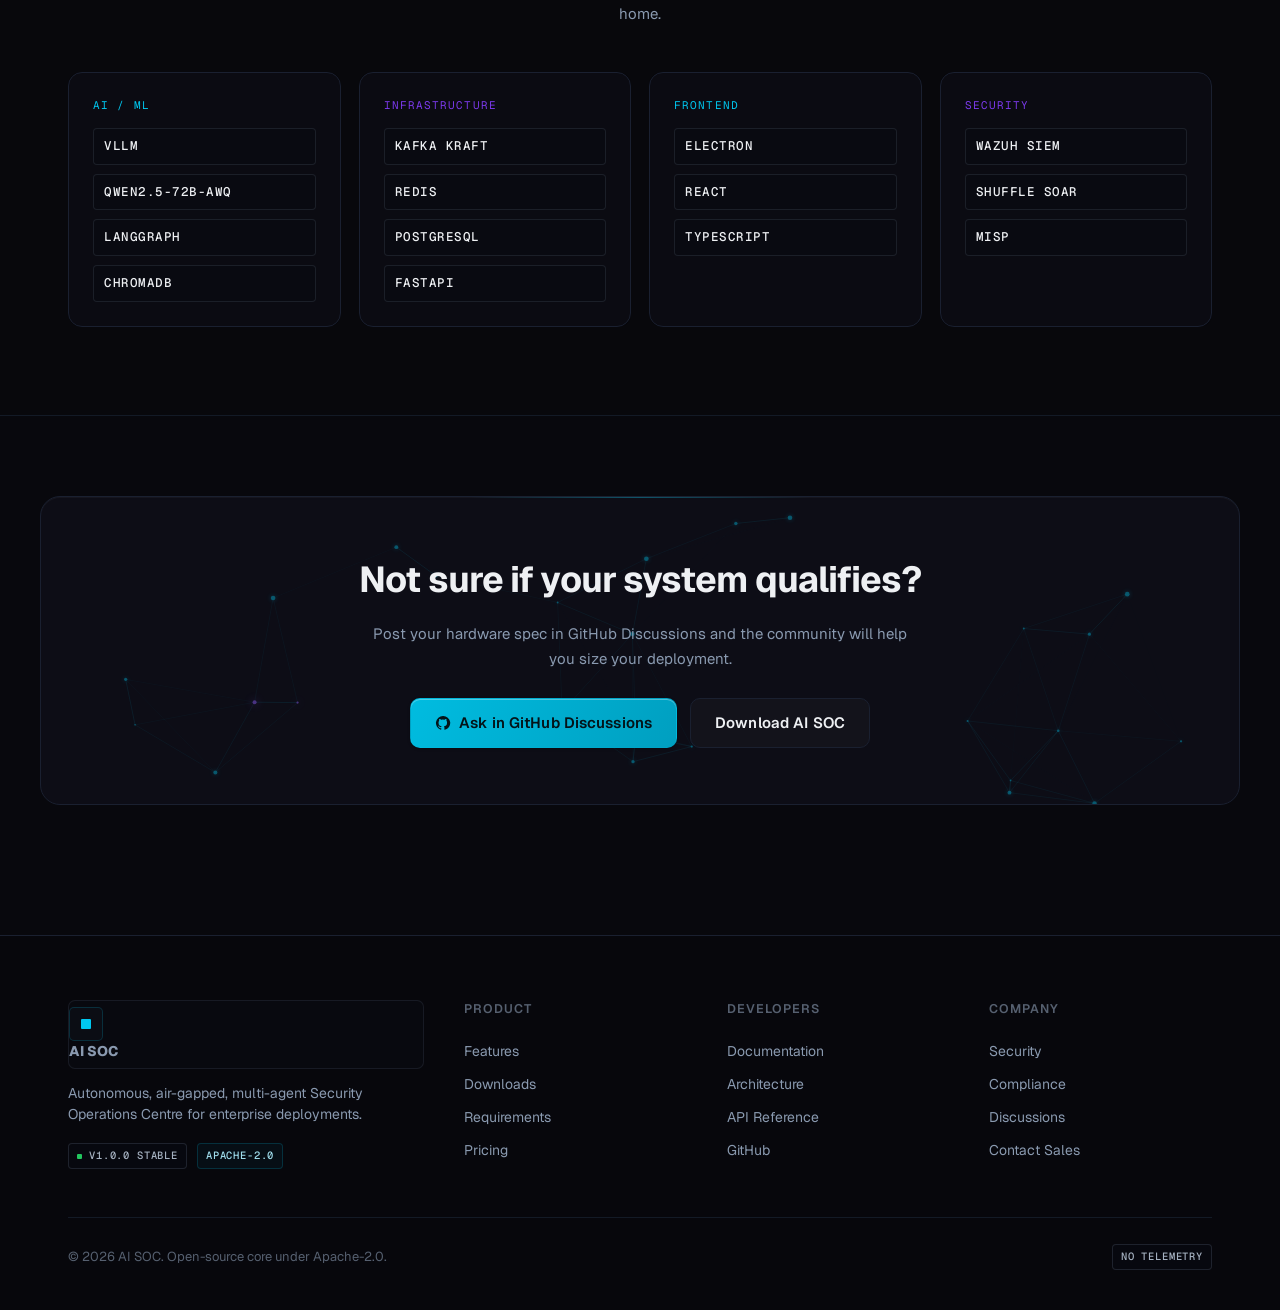
<file: requirements.html>
<!DOCTYPE html>
<html lang="en">
<head>
<meta charset="UTF-8" />
<meta name="viewport" content="width=device-width, initial-scale=1.0" />
<title>System Requirements &amp; Dependencies - AI SOC</title>
<meta name="description" content="System requirements for AI SOC: 64 GB RAM minimum, NVIDIA GPU with 48+ GB VRAM for local LLM inference, Docker 24+, Python 3.11+, and Wazuh 4.7+." />
<link rel="icon" href="assets/favicon.svg" type="image/svg+xml" />
<link rel="preconnect" href="https://fonts.googleapis.com" />
<link rel="preconnect" href="https://fonts.gstatic.com" crossorigin />
<link href="https://fonts.googleapis.com/css2?family=Syne:wght@700;800&family=Geist:wght@300;400;500;600;700;800&family=Geist+Mono:wght@400;500;600&display=swap" rel="stylesheet" />
<link rel="stylesheet" href="assets/tokens.css" />
<link rel="stylesheet" href="assets/site.css" />
</head>
<body>
<div class="bg-grid"></div>
<div class="bg-aurora"></div>

<header class="site-nav">
  <div class="container">
    <a class="brand" href="index.html"><span class="logo-mark"><span></span></span>AI&nbsp;SOC</a>
    <nav class="nav-links" aria-label="Main">
      <a href="index.html#features">Features</a>
      <a href="downloads.html">Downloads</a>
      <a href="pricing.html">Pricing</a>
      <a href="docs.html">Docs</a>
    </nav>
    <div class="nav-right">
      <a class="nav-signin" href="https://github.com/amunim12/ai_soc">GitHub</a>
      <a class="btn btn--primary btn--sm" href="downloads.html">Download Free</a>
      <button class="nav-burger" aria-label="Menu"><svg viewBox="0 0 24 24" fill="none" stroke-width="2"><path d="M4 7h16M4 12h16M4 17h16"/></svg></button>
    </div>
  </div>
</header>
<nav class="mobile-drawer" aria-label="Mobile menu">
  <a href="index.html#features">Features</a>
  <a href="downloads.html">Downloads</a>
  <a href="pricing.html">Pricing</a>
  <a href="docs.html">Docs</a>
  <a class="btn btn--primary" href="downloads.html">Download Free</a>
</nav>

<main class="page">
<!-- HERO -->
<section class="page-hero" style="padding-bottom:30px">
  <canvas data-nodegraph data-density="0.00008" class="ng"></canvas>
  <div class="container" style="position:relative;z-index:2;text-align:center">
    <div class="reveal">
      <span class="pill pill--cyan"><span class="dot"></span>Self-hosted - on-prem - air-gapped</span>
      <h1 class="display-h" style="font-size:clamp(36px,4.6vw,54px);font-weight:700;letter-spacing:-0.035em;margin:22px 0 0">System Requirements <span class="grad-text">&amp; Dependencies</span></h1>
      <p class="lead" style="color:var(--text-muted);font-size:18px;max-width:60ch;margin:18px auto 0">
        AI SOC runs a local 72B-parameter model. Provision hardware for inference, then satisfy the software prerequisites before installation.
      </p>
    </div>
  </div>
</section>

<!-- QUICK TABS -->
<section class="container section-pad" style="padding-top:0">
  <div class="tabs reveal" data-tabs>
    <div class="tab-list" role="tablist" aria-label="Requirements summary">
      <button class="tab-btn active" id="req-tab-min" type="button" role="tab" aria-selected="true" aria-controls="req-min" data-tab-target="#req-min">Minimum node</button>
      <button class="tab-btn" id="req-tab-soft" type="button" role="tab" aria-selected="false" aria-controls="req-soft" data-tab-target="#req-soft">Software</button>
      <button class="tab-btn" id="req-tab-stack" type="button" role="tab" aria-selected="false" aria-controls="req-stack" data-tab-target="#req-stack">Stack</button>
    </div>
    <div class="tab-panels">
      <div class="tab-panel active" id="req-min" role="tabpanel" aria-labelledby="req-tab-min">
        <div class="summary-grid">
          <div class="summary-card"><div class="summary-kicker">Memory</div><div class="summary-value">64 GB minimum</div><div class="summary-note">128 GB recommended for smoother local inference.</div></div>
          <div class="summary-card"><div class="summary-kicker">GPU</div><div class="summary-value">48 GB VRAM</div><div class="summary-note">NVIDIA RTX 3090 or A100 class hardware.</div></div>
          <div class="summary-card"><div class="summary-kicker">Storage</div><div class="summary-value">500 GB NVMe</div><div class="summary-note">Fast local storage keeps model load times sane.</div></div>
          <div class="summary-card"><div class="summary-kicker">Network</div><div class="summary-value">Isolated LAN</div><div class="summary-note">Built for air-gapped, on-prem deployments.</div></div>
        </div>
      </div>
      <div class="tab-panel" id="req-soft" role="tabpanel" aria-labelledby="req-tab-soft">
        <div class="summary-grid">
          <div class="summary-card"><div class="summary-kicker">Runtime</div><div class="summary-value">Docker Desktop 24+</div><div class="summary-note">Needed to run the full Compose stack.</div></div>
          <div class="summary-card"><div class="summary-kicker">Orchestration</div><div class="summary-value">Docker Compose v2</div><div class="summary-note">Starts Kafka, Redis, PostgreSQL, vLLM, and ChromaDB.</div></div>
          <div class="summary-card"><div class="summary-kicker">Inference</div><div class="summary-value">CUDA 12.x</div><div class="summary-note">Required for GPU-accelerated local inference.</div></div>
          <div class="summary-card"><div class="summary-kicker">App</div><div class="summary-value">Python 3.11+, Node 20+</div><div class="summary-note">Backend runtime plus the Electron desktop UI.</div></div>
        </div>
      </div>
      <div class="tab-panel" id="req-stack" role="tabpanel" aria-labelledby="req-tab-stack">
        <div class="summary-grid">
          <div class="summary-card"><div class="summary-kicker">AI / ML</div><div class="summary-value">vLLM, Qwen2.5-72B-AWQ</div><div class="summary-note">Local model serving with grounded retrieval.</div></div>
          <div class="summary-card"><div class="summary-kicker">Pipeline</div><div class="summary-value">LangGraph, Kafka, Redis</div><div class="summary-note">Stateful event flow with durable message handling.</div></div>
          <div class="summary-card"><div class="summary-kicker">Data</div><div class="summary-value">PostgreSQL, ChromaDB</div><div class="summary-note">Audit logs and RAG storage stay on-prem.</div></div>
          <div class="summary-card"><div class="summary-kicker">Response</div><div class="summary-value">Wazuh, Shuffle SOAR</div><div class="summary-note">Detect, enrich, decide, and respond in one loop.</div></div>
        </div>
      </div>
    </div>
  </div>
</section>

<!-- TWO COLUMN: HARDWARE / SOFTWARE -->
<section class="container section-pad" style="padding-top:40px">
  <div style="display:grid;grid-template-columns:1fr 1fr;gap:24px;align-items:start">
    <!-- Hardware -->
    <div class="glass reveal" style="padding:30px">
      <div style="display:flex;align-items:center;gap:12px;margin-bottom:6px">
        <div class="fc-icon" style="margin:0;width:40px;height:40px"><svg viewBox="0 0 24 24" fill="none" stroke="currentColor" stroke-width="1.7"><rect x="4" y="4" width="16" height="16" rx="2"/><rect x="9" y="9" width="6" height="6"/><path d="M9 2v2M15 2v2M9 20v2M15 20v2M2 9h2M2 15h2M20 9h2M20 15h2"/></svg></div>
        <div><div style="font-size:19px;font-weight:600">Minimum Hardware</div><div class="mono" style="color:var(--text-dim);font-size:12px">per inference node</div></div>
      </div>
      <table class="spec-table" style="margin-top:14px">
        <tr><th>OS</th><td>Windows 10/11, Ubuntu 20.04+, macOS 12+</td></tr>
        <tr><th>CPU</th><td>16-core <span class="rec">- 32-core recommended</span></td></tr>
        <tr><th>RAM</th><td>64 GB <span class="rec">- 128 GB recommended</span></td></tr>
        <tr><th>GPU</th><td>NVIDIA RTX 3090 / A100 <span class="rec">- for local LLM</span></td></tr>
        <tr><th>Storage</th><td>500 GB NVMe SSD</td></tr>
        <tr><th>Network</th><td>Isolated LAN <span class="rec">- air-gapped</span></td></tr>
      </table>
    </div>

    <!-- Software -->
    <div class="glass reveal" style="padding:30px">
      <div style="display:flex;align-items:center;gap:12px;margin-bottom:18px">
        <div class="fc-icon" style="margin:0;width:40px;height:40px;background:rgba(124,58,237,0.1);border-color:rgba(124,58,237,0.28)"><svg viewBox="0 0 24 24" fill="none" stroke="var(--violet-bright)" stroke-width="1.7"><path d="m8 8-4 4 4 4M16 8l4 4-4 4M13 5l-2 14"/></svg></div>
        <div><div style="font-size:19px;font-weight:600">Software Prerequisites</div><div class="mono" style="color:var(--text-dim);font-size:12px">install before setup</div></div>
      </div>
      <ul class="checklist">
        <li><span class="ck"><svg viewBox="0 0 24 24"><path d="m4 12 5 5L20 6"/></svg></span><div><div class="ci-name">Docker Desktop 24+</div><div class="ci-desc">Container runtime for the full stack.</div></div></li>
        <li><span class="ck"><svg viewBox="0 0 24 24"><path d="m4 12 5 5L20 6"/></svg></span><div><div class="ci-name">Docker Compose v2</div><div class="ci-desc">Orchestrates Kafka, Redis, PostgreSQL, vLLM, ChromaDB.</div></div></li>
        <li><span class="ck"><svg viewBox="0 0 24 24"><path d="m4 12 5 5L20 6"/></svg></span><div><div class="ci-name">NVIDIA CUDA 12.x drivers</div><div class="ci-desc">Required for GPU-accelerated local inference.</div></div></li>
        <li><span class="ck"><svg viewBox="0 0 24 24"><path d="m4 12 5 5L20 6"/></svg></span><div><div class="ci-name">Python 3.11+</div><div class="ci-desc">Backend runtime and agent orchestration.</div></div></li>
        <li><span class="ck"><svg viewBox="0 0 24 24"><path d="m4 12 5 5L20 6"/></svg></span><div><div class="ci-name">Node.js 20+</div><div class="ci-desc">Builds and runs the Electron desktop UI.</div></div></li>
        <li><span class="ck"><svg viewBox="0 0 24 24"><path d="m4 12 5 5L20 6"/></svg></span><div><div class="ci-name">Wazuh 4.7+</div><div class="ci-desc">SIEM source feeding the detection pipeline.</div></div></li>
      </ul>
    </div>
  </div>
</section>

<!-- TECH STACK -->
<section class="section-pad" style="background:rgba(8,8,13,0.5);border-top:1px solid var(--border-soft);border-bottom:1px solid var(--border-soft)">
  <div class="container">
    <div class="reveal" style="text-align:center;max-width:640px;margin:0 auto 46px">
      <span class="eyebrow">Under the hood</span>
      <h2 class="h-section">The full technology stack</h2>
      <p class="sub-section" style="margin-left:auto;margin-right:auto">Every dependency is open-source and runs entirely on-prem, nothing phones home.</p>
    </div>
    <div style="display:grid;grid-template-columns:repeat(4,1fr);gap:18px" class="stack-grid">
      <div class="glass reveal" style="padding:24px">
        <div class="mono" style="font-size:11px;letter-spacing:0.1em;color:var(--cyan);text-transform:uppercase">AI / ML</div>
        <div style="margin-top:14px;display:flex;flex-direction:column;gap:9px">
          <span class="stack-chip">vLLM</span>
          <span class="stack-chip">Qwen2.5-72B-AWQ</span>
          <span class="stack-chip">LangGraph</span>
          <span class="stack-chip">ChromaDB</span>
        </div>
      </div>
      <div class="glass reveal" style="padding:24px">
        <div class="mono" style="font-size:11px;letter-spacing:0.1em;color:var(--violet-bright);text-transform:uppercase">Infrastructure</div>
        <div style="margin-top:14px;display:flex;flex-direction:column;gap:9px">
          <span class="stack-chip">Kafka KRaft</span>
          <span class="stack-chip">Redis</span>
          <span class="stack-chip">PostgreSQL</span>
          <span class="stack-chip">FastAPI</span>
        </div>
      </div>
      <div class="glass reveal" style="padding:24px">
        <div class="mono" style="font-size:11px;letter-spacing:0.1em;color:var(--cyan);text-transform:uppercase">Frontend</div>
        <div style="margin-top:14px;display:flex;flex-direction:column;gap:9px">
          <span class="stack-chip">Electron</span>
          <span class="stack-chip">React</span>
          <span class="stack-chip">TypeScript</span>
        </div>
      </div>
      <div class="glass reveal" style="padding:24px">
        <div class="mono" style="font-size:11px;letter-spacing:0.1em;color:var(--violet-bright);text-transform:uppercase">Security</div>
        <div style="margin-top:14px;display:flex;flex-direction:column;gap:9px">
          <span class="stack-chip">Wazuh SIEM</span>
          <span class="stack-chip">Shuffle SOAR</span>
          <span class="stack-chip">MISP</span>
        </div>
      </div>
    </div>
  </div>
</section>

<!-- NOT SURE CTA -->
<section class="container" style="padding:80px 0 90px">
  <div class="cta-strip reveal">
    <canvas data-nodegraph data-density="0.00006" class="ng" style="opacity:0.5"></canvas>
    <div style="position:relative;z-index:2">
      <h2 style="font-size:clamp(26px,3.4vw,36px);font-weight:700;letter-spacing:-0.025em;margin:0">Not sure if your system qualifies?</h2>
      <p class="sub-section" style="margin:14px auto 0">Post your hardware spec in GitHub Discussions and the community will help you size your deployment.</p>
      <div style="display:flex;gap:13px;justify-content:center;margin-top:26px;flex-wrap:wrap">
        <a class="btn btn--primary btn--lg" href="https://github.com/amunim12/ai_soc_website/discussions">
          <svg viewBox="0 0 24 24" fill="currentColor"><path d="M12 1.5A10.5 10.5 0 0 0 8.7 22c.5.1.7-.2.7-.5v-1.8c-2.9.6-3.5-1.4-3.5-1.4-.5-1.2-1.2-1.5-1.2-1.5-.9-.6.1-.6.1-.6 1 .1 1.6 1 1.6 1 .9 1.6 2.4 1.1 3 .9.1-.7.4-1.1.6-1.4-2.3-.3-4.7-1.2-4.7-5.2 0-1.1.4-2 1-2.8-.1-.3-.5-1.3.1-2.7 0 0 .9-.3 2.8 1a9.6 9.6 0 0 1 5 0c1.9-1.3 2.8-1 2.8-1 .6 1.4.2 2.4.1 2.7.7.8 1 1.7 1 2.8 0 4-2.4 4.9-4.7 5.2.4.3.7 1 .7 2v3c0 .3.2.6.7.5A10.5 10.5 0 0 0 12 1.5Z"/></svg>
          Ask in GitHub Discussions
        </a>
        <a class="btn btn--ghost btn--lg" href="downloads.html">Download AI SOC</a>
      </div>
    </div>
  </div>
</section>
</main>

<footer class="site-footer">
  <div class="container">
    <div class="footer-grid">
      <div class="footer-col">
        <a class="brand" href="index.html" style="margin-bottom:14px"><span class="logo-mark"><span></span></span>AI&nbsp;SOC</a>
        <p style="color:var(--text-muted);font-size:14px;max-width:34ch;margin:0">Autonomous, air-gapped, multi-agent Security Operations Centre for enterprise deployments.</p>
        <div class="footer-badges" style="margin-top:18px"><span class="pill"><span class="dot" style="background:var(--success)"></span>v1.0.0 Stable</span><span class="pill pill--cyan">Apache-2.0</span></div>
      </div>
      <div class="footer-col"><h4>Product</h4><a href="index.html#features">Features</a><a href="downloads.html">Downloads</a><a href="requirements.html">Requirements</a><a href="pricing.html">Pricing</a></div>
      <div class="footer-col"><h4>Developers</h4><a href="docs.html">Documentation</a><a href="docs.html#architecture">Architecture</a><a href="docs.html#api">API Reference</a><a href="https://github.com/amunim12/ai_soc_website">GitHub</a></div>
      <div class="footer-col"><h4>Company</h4><a href="requirements.html">Security</a><a href="docs.html#deployment">Compliance</a><a href="https://github.com/amunim12/ai_soc_website/discussions">Discussions</a><a href="pricing.html">Contact Sales</a></div>
    </div>
    <div class="footer-bottom">
      <span class="meta">© 2026 AI SOC. Open-source core under Apache-2.0.</span>
      <div class="footer-badges"><span class="pill mono">no telemetry</span></div>
    </div>
  </div>
</footer>

<style>
  .stack-chip { font-size: 12.5px; color: var(--text); padding: 8px 10px; border-radius: 4px; background: rgba(10,12,18,0.9); border: 1px solid rgba(138,154,176,0.14); font-weight: 500; font-family: var(--font-mono); letter-spacing: 0.04em; text-transform: uppercase; }
  @media (max-width: 980px) { .stack-grid { grid-template-columns: 1fr 1fr !important; } .container > div[style*="grid-template-columns:1fr 1fr"] { grid-template-columns: 1fr !important; } }
  @media (max-width: 560px) { .stack-grid { grid-template-columns: 1fr !important; } }
</style>
<script src="assets/nodegraph.js"></script>
<script src="assets/site.js"></script>
</body>
</html>
</file>
<file: assets/tokens.css>
/* ===========================================================
   AI SOC — Design Tokens
   Dark, enterprise AI-infra aesthetic (Linear / Vercel vibes)
   =========================================================== */

:root {
  /* Surfaces */
  --bg:            #08080d;
  --bg-card:       #0d0d16;
  --bg-elevated:   #141422;
  --bg-card-2:     #0f0f1a;

  /* Text — tighter contrast range, less blue-white */
  --text:          #eef0f3;
  --text-muted:    #8a9ab0;
  --text-dim:      #566070;

  /* Accents — cyan is the ONE accent; violet is structural only */
  --cyan:          #00c8f0;
  --violet:        #6d28d9;
  --violet-bright: #7c3aed;

  /* Semantic */
  --danger:        #ef4444;
  --warning:       #f59e0b;
  --success:       #22c55e;
  --info:          #38bdf8;

  /* Lines — slightly warmer, less blue */
  --border:        #1a2030;
  --border-soft:   #131a26;
  --border-glow:   rgba(0, 200, 240, 0.20);

  /* Gradients — more restrained, less neon */
  --grad-text:     linear-gradient(105deg, #d8f4fd 0%, #00c8f0 55%, #7c3aed 100%);
  --grad-cta:      linear-gradient(120deg, #00bce0 0%, #009fc0 100%);
  --grad-violet:   linear-gradient(135deg, #6d28d9 0%, #4f46e5 100%);
  /* Aurora: much more subtle — barely visible tint, not a gradient statement */
  --grad-surface:  radial-gradient(1400px 500px at 50% -8%, rgba(109,40,217,0.07), transparent 65%),
                   radial-gradient(800px 400px at 90% 5%, rgba(0,200,240,0.05), transparent 60%);

  /* Glows — pulled back significantly */
  --glow-cyan:     0 0 18px rgba(0, 200, 240, 0.18);
  --glow-cyan-lg:  0 0 36px rgba(0, 200, 240, 0.22);
  --glow-violet:   0 0 22px rgba(109, 40, 217, 0.28);

  /* Radii — slightly less rounded = more technical */
  --r-sm: 6px;
  --r-md: 10px;
  --r-lg: 14px;
  --r-xl: 20px;
  --r-pill: 999px;

  /* Type scale */
  --font-display: "Syne", "Geist", -apple-system, BlinkMacSystemFont, sans-serif;
  --font-sans: "Geist", -apple-system, BlinkMacSystemFont, "Segoe UI", sans-serif;
  --font-mono: "Geist Mono", "SF Mono", "JetBrains Mono", ui-monospace, monospace;

  /* Type sizes — named scale */
  --text-xs:   11.5px;
  --text-sm:   13px;
  --text-base: 15px;
  --text-md:   16.5px;
  --text-lg:   18px;
  --text-xl:   21px;

  /* Layout */
  --maxw: 1200px;
  --nav-h: 76px;
}

/* ---- Reset ---- */
*, *::before, *::after { box-sizing: border-box; }
html { -webkit-text-size-adjust: 100%; }
body {
  margin: 0;
  background: var(--bg);
  color: var(--text);
  font-family: var(--font-sans);
  font-feature-settings: "ss01", "cv01";
  -webkit-font-smoothing: antialiased;
  line-height: 1.5;
}
a { color: inherit; text-decoration: none; }
button { font-family: inherit; cursor: pointer; }
img { max-width: 100%; display: block; }
::selection { background: rgba(0,212,255,0.30); color: #fff; }

/* ---- Keyframes ---- */
@keyframes scanline {
  0%   { transform: translateY(-100%); }
  100% { transform: translateY(100vh); }
}
@keyframes blink-cursor { 0%,100% { opacity: 1; } 50% { opacity: 0; } }
@keyframes terminal-type { from { width: 0; } to { width: 100%; } }

/* hero word entrance */
@keyframes word-up {
  from { opacity: 0; transform: translateY(18px); filter: blur(3px); }
  to   { opacity: 1; transform: none; filter: blur(0); }
}
/* card entrance */
@keyframes card-in {
  from { opacity: 0; transform: translateY(28px) scale(0.98); }
  to   { opacity: 1; transform: none; }
}
/* subtle horizontal slide for inline elements */
@keyframes slide-right {
  from { opacity: 0; transform: translateX(-10px); }
  to   { opacity: 1; transform: none; }
}
/* architecture node flow pulse */
@keyframes arch-pulse {
  0%,100% { box-shadow: 0 0 0 0 rgba(0,200,240,0); }
  50%     { box-shadow: 0 0 0 4px rgba(0,200,240,0.12); }
}
@keyframes aurora-drift {
  from { transform: scale(1) translate3d(0, 0, 0); }
  to   { transform: scale(1.02) translate3d(0, -6px, 0); }
}
@keyframes grid-drift {
  from { background-position: 0 0; }
  to   { background-position: 34px 34px; }
}
/* dot glow pulse for status indicators */
@keyframes dot-pulse {
  0%,100% { box-shadow: 0 0 6px currentColor; opacity: 1; }
  50%     { box-shadow: 0 0 14px currentColor; opacity: 0.7; }
}

/* ---- Scrollbar ---- */
::-webkit-scrollbar { width: 11px; height: 11px; }
::-webkit-scrollbar-track { background: var(--bg); }
::-webkit-scrollbar-thumb { background: #1c2740; border-radius: 99px; border: 3px solid var(--bg); }
::-webkit-scrollbar-thumb:hover { background: #25324f; }

/* ===========================================================
   Reusable atoms
   =========================================================== */

.container { width: 100%; max-width: var(--maxw); margin: 0 auto; padding: 0 28px; }

/* Background texture: dot grid + drifting aurora */
.bg-grid {
  position: fixed; inset: 0; z-index: 0; pointer-events: none;
  background-image:
    radial-gradient(circle at 1px 1px, rgba(148,163,184,0.07) 1px, transparent 0);
  background-size: 34px 34px;
  mask-image: radial-gradient(120% 90% at 50% 0%, #000 35%, transparent 100%);
  animation: grid-drift 120s linear infinite;
}
.bg-aurora {
  position: fixed; inset: 0; z-index: 0; pointer-events: none;
  background:
    radial-gradient(1100px 520px at var(--mx, 50%) var(--my, 8%), rgba(0,200,240,0.06), transparent 62%),
    radial-gradient(1400px 560px at 50% -8%, rgba(109,40,217,0.07), transparent 65%),
    radial-gradient(800px 400px at 90% 5%, rgba(0,200,240,0.05), transparent 60%);
  opacity: 0.7;
  animation: aurora-drift 24s ease-in-out infinite alternate;
}

/* Display headings — Syne gives technical authority */
.display-h { font-family: var(--font-display); }

/* Gradient headline text — used sparingly, only on hero h1 spans */
.grad-text {
  background: none;
  -webkit-background-clip: initial; background-clip: initial;
  -webkit-text-fill-color: initial; color: #b8edf8;
}

/* Pills / badges */
.pill {
  display: inline-flex; align-items: center; gap: 7px;
  padding: 4px 8px; border-radius: 4px;
  font-family: var(--font-mono);
  font-size: 10.5px; font-weight: 500; letter-spacing: 0.08em;
  border: 1px solid rgba(138,154,176,0.18);
  background: rgba(9,11,18,0.72);
  color: #a6b2c2;
  text-transform: uppercase;
}
.pill .dot { width: 5px; height: 5px; border-radius: 1px; background: currentColor; flex-shrink: 0; }
.pill--cyan { color: #9edceb; border-color: rgba(0,200,240,0.18); background: rgba(0,200,240,0.04); }
.pill--violet { color: #bbb2d7; border-color: rgba(109,40,217,0.18); background: rgba(109,40,217,0.04); }
.pill--success { color: #9ed7b0; border-color: rgba(34,197,94,0.18); background: rgba(34,197,94,0.04); }

/* Buttons */
.btn {
  display: inline-flex; align-items: center; justify-content: center; gap: 8px;
  padding: 11px 19px; border-radius: var(--r-md);
  font-size: var(--text-sm); font-weight: 600; letter-spacing: 0.008em;
  border: 1px solid transparent;
  transition: background .18s ease, box-shadow .18s ease, transform .18s ease, border-color .18s ease;
  white-space: nowrap;
}
.btn svg { width: 16px; height: 16px; }
.btn--primary {
  background: var(--grad-cta); color: #041318;
  box-shadow: 0 1px 3px rgba(0,0,0,0.3), inset 0 1px 0 rgba(255,255,255,0.3);
}
.btn--primary:hover {
  box-shadow: var(--glow-cyan), inset 0 1px 0 rgba(255,255,255,0.35);
  transform: translateY(-1px);
}
.btn--ghost {
  background: rgba(255,255,255,0.025); color: var(--text);
  border-color: var(--border);
}
.btn--ghost:hover { border-color: rgba(255,255,255,0.12); background: rgba(255,255,255,0.05); }
.btn--violet {
  background: var(--grad-violet); color: #fff;
  box-shadow: 0 1px 3px rgba(0,0,0,0.3), inset 0 1px 0 rgba(255,255,255,0.18);
}
.btn--violet:hover { transform: translateY(-1px); filter: brightness(1.06); }
.btn--lg { padding: 13px 24px; font-size: var(--text-base); }
.btn--sm { padding: 8px 15px; font-size: var(--text-sm); }
.btn--block { width: 100%; }
.btn--unavailable { opacity: 0.55; cursor: not-allowed; pointer-events: none; }
.btn--unavailable .btn-note { font-size: var(--text-xs); opacity: 0.75; margin-left: 2px; }

/* Glass card */
.glass {
  background: rgba(13,13,22,0.7);
  border: 1px solid var(--border);
  border-radius: var(--r-lg);
  backdrop-filter: blur(12px);
  -webkit-backdrop-filter: blur(12px);
}

/* Section eyebrow */
.eyebrow {
  font-family: var(--font-mono);
  font-size: var(--text-xs);
  letter-spacing: 0.14em;
  text-transform: uppercase;
  color: var(--cyan);
  font-weight: 500;
  opacity: 0.85;
}

/* Section heading */
.h-section {
  font-family: var(--font-display);
  font-size: clamp(26px, 3.8vw, 42px);
  font-weight: 700;
  letter-spacing: -0.03em;
  line-height: 1.08;
  margin: 12px 0 0;
  color: var(--text);
}
.sub-section {
  color: var(--text-muted);
  font-size: var(--text-base);
  max-width: 56ch;
  margin: 14px 0 0;
  line-height: 1.7;
}

/* Scroll reveal */
@media (prefers-reduced-motion: no-preference) {
  .reveal {
    opacity: 0;
    transform: translateY(16px);
    transition: opacity .55s cubic-bezier(.16,1,.3,1), transform .55s cubic-bezier(.16,1,.3,1);
  }
  .reveal.in { opacity: 1; transform: none; }
  /* stagger variants */
  .reveal[data-delay="1"] { transition-delay: 80ms; }
  .reveal[data-delay="2"] { transition-delay: 160ms; }
  .reveal[data-delay="3"] { transition-delay: 240ms; }
  .reveal[data-delay="4"] { transition-delay: 320ms; }
  .reveal[data-delay="5"] { transition-delay: 400ms; }
}

@keyframes glow-pulse { 0%,100% { opacity: .45; } 50% { opacity: 0.85; } }
/* float: slower, less distance = calmer */
@keyframes float-y { 0%,100% { transform: translateY(0); } 50% { transform: translateY(-5px); } }

@media (prefers-reduced-motion: reduce) {
  *, *::before, *::after { animation-duration: .001ms !important; animation-iteration-count: 1 !important; transition-duration: .01ms !important; }
  .bg-grid, .bg-aurora { animation: none !important; }
}
</file>
<file: assets/site.css>
/* ===========================================================
   AI SOC — Shared site chrome & marketing components
   (loaded after tokens.css on every page)
   =========================================================== */

/* ---------------- NAV ---------------- */
.site-nav {
  position: fixed; top: 0; left: 0; right: 0; z-index: 50;
  height: var(--nav-h);
  display: flex; align-items: center;
  background: linear-gradient(180deg, rgba(10,11,17,0.92), rgba(8,9,14,0.70));
  backdrop-filter: blur(18px) saturate(150%);
  -webkit-backdrop-filter: blur(18px) saturate(150%);
  border-bottom: 1px solid rgba(138,154,176,0.10);
  box-shadow: inset 0 -1px 0 rgba(0,200,240,0.035);
  transition: background .3s ease, border-color .3s ease, box-shadow .3s ease;
}
.site-nav.scrolled {
  background: rgba(8,9,14,0.92);
  border-bottom-color: rgba(138,154,176,0.16);
  box-shadow: 0 18px 48px -36px rgba(0,0,0,0.75), inset 0 -1px 0 rgba(0,200,240,0.05);
}
.site-nav .container { display: flex; align-items: center; justify-content: space-between; }

.brand {
  display: flex;
  align-items: center;
  gap: 12px;
  min-height: 46px;
  padding: 6px 11px 6px 7px;
  border: 1px solid rgba(138,154,176,0.12);
  border-radius: 7px;
  background: rgba(12,14,22,0.46);
  font-weight: 800;
  letter-spacing: 0;
  font-size: 17px;
  transition: border-color .2s, background .2s, transform .2s;
}
.brand:hover {
  border-color: rgba(0,200,240,0.20);
  background: rgba(12,16,24,0.72);
  transform: translateY(-1px);
}
.logo-mark {
  width: 34px; height: 34px; border-radius: 5px;
  background: rgba(12,14,22,0.95);
  border: 1px solid rgba(0,200,240,0.18);
  display: grid; place-items: center;
  flex-shrink: 0;
  transition: border-color .2s, background .2s;
}
.brand:hover .logo-mark { border-color: rgba(0,200,240,0.22); background: rgba(13,18,28,0.96); }
.logo-mark span {
  width: 10px; height: 10px; border-radius: 1px;
  background: var(--cyan);
  box-shadow: none;
}

.nav-links {
  display: flex;
  align-items: center;
  gap: 4px;
  padding: 5px;
  border: 1px solid rgba(138,154,176,0.10);
  border-radius: 7px;
  background: rgba(12,14,22,0.44);
}
.nav-links a {
  min-height: 36px;
  display: inline-flex;
  align-items: center;
  padding: 0 14px;
  border-radius: 4px;
  font-family: var(--font-mono);
  font-size: 12px;
  letter-spacing: 0.04em;
  text-transform: uppercase;
  color: var(--text-dim);
  font-weight: 600;
  transition: color .15s, background .15s, box-shadow .15s;
  position: relative;
}
.nav-links a:hover {
  color: var(--text-muted);
  background: rgba(255,255,255,0.026);
}
.nav-links a.active {
  color: var(--text);
  background: rgba(0,200,240,0.055);
  box-shadow: inset 0 0 0 1px rgba(0,200,240,0.12);
}
.nav-links a.active::after { display: none; }

.nav-right { display: flex; align-items: center; gap: 10px; }
.nav-signin {
  min-height: 36px;
  display: inline-flex;
  align-items: center;
  padding: 0 11px;
  border: 1px solid transparent;
  border-radius: 4px;
  font-family: var(--font-mono);
  font-size: 12px;
  letter-spacing: 0.04em;
  text-transform: uppercase;
  color: var(--text-dim);
  font-weight: 600;
}
.nav-signin:hover {
  color: var(--text);
  border-color: rgba(138,154,176,0.12);
  background: rgba(255,255,255,0.025);
}
.site-nav .btn--sm {
  min-height: 38px;
  padding: 0 16px;
  border-radius: 5px;
  font-family: var(--font-mono);
  font-size: 12px;
  letter-spacing: 0.03em;
  text-transform: uppercase;
}

.nav-burger { display: none; width: 44px; height: 44px; border-radius: 6px; background: rgba(255,255,255,0.04); border: 1px solid var(--border); align-items: center; justify-content: center; }
.nav-burger { transition: background .2s ease, border-color .2s ease, transform .2s ease, box-shadow .2s ease; }
.nav-burger:hover { background: rgba(255,255,255,0.06); border-color: rgba(0,200,240,0.24); box-shadow: 0 8px 20px -16px rgba(0,200,240,0.55); transform: translateY(-1px); }
.nav-burger svg { width: 20px; height: 20px; stroke: var(--text); }

/* mobile drawer */
.mobile-drawer {
  position: fixed; inset: var(--nav-h) 0 0; z-index: 49;
  background: rgba(8,8,13,0.97); backdrop-filter: blur(20px);
  padding: 26px 28px; display: flex; flex-direction: column; gap: 4px;
  opacity: 0; visibility: hidden; pointer-events: none;
  transform: translateY(-10px);
  transition: opacity .24s ease, transform .24s cubic-bezier(.16,1,.3,1), visibility 0s linear .24s;
}
.mobile-drawer.open {
  opacity: 1; visibility: visible; pointer-events: auto;
  transform: none;
  transition-delay: 0s;
}
.mobile-drawer a { padding: 15px 4px; font-size: 18px; border-bottom: 1px solid var(--border-soft); color: var(--text); }
.mobile-drawer .btn { margin-top: 18px; }

/* ---------------- PAGE SCAFFOLD ---------------- */
.page { position: relative; z-index: 1; }
.page-hero { position: relative; padding-top: calc(var(--nav-h) + 70px); padding-bottom: 64px; overflow: hidden; }
.page-hero .ng, .cta-strip .ng { position: absolute; inset: 0; width: 100%; height: 100%; z-index: 0; pointer-events: none; }
section { position: relative; z-index: 1; }
.section-pad { padding: 88px 0; }

/* ---------------- FOOTER ---------------- */
.site-footer { border-top: 1px solid var(--border); margin-top: 40px; padding: 64px 0 40px; position: relative; z-index: 1; background: rgba(8,8,13,0.6); }
.footer-grid { display: grid; grid-template-columns: 1.6fr repeat(3, 1fr); gap: 40px; }
.footer-col h4 { font-size: 12.5px; letter-spacing: 0.08em; text-transform: uppercase; color: var(--text-dim); margin: 0 0 16px; font-weight: 600; }
.footer-col a { display: block; color: var(--text-muted); font-size: 14px; padding: 6px 0; }
.footer-col a:hover { color: var(--cyan); }
.footer-bottom { display: flex; align-items: center; justify-content: space-between; margin-top: 48px; padding-top: 26px; border-top: 1px solid var(--border-soft); flex-wrap: wrap; gap: 16px; }
.footer-bottom .meta { color: var(--text-dim); font-size: 13px; }
.footer-badges { display: flex; gap: 10px; flex-wrap: wrap; }

/* ---------------- HERO LAYOUT ---------------- */
.split-hero {
  display: grid;
  grid-template-columns: 1.1fr 1fr;
  gap: 52px;
  align-items: center;
  position: relative;
  z-index: 2;
}
.hero-left { position: relative; min-width: 0; }
.hero-h1 {
  font-family: var(--font-display);
  font-size: clamp(38px, 4.6vw, 54px);
  font-weight: 800;
  letter-spacing: -0.04em;
  line-height: 1.02;
  margin: 20px 0 0;
  color: var(--text);
}
/* word-by-word entrance — JS adds .hero-animated which triggers children */
.hero-h1 .word {
  display: inline-block;
  max-width: 100%;
  overflow-wrap: break-word;
  word-break: break-word;
  opacity: 0;
  transform: translateY(16px);
  filter: blur(2px);
  transition: opacity .5s cubic-bezier(.16,1,.3,1),
              transform .5s cubic-bezier(.16,1,.3,1),
              filter .5s ease;
}
.hero-animated .word { opacity: 1; transform: none; filter: blur(0); }
.hero-meta {
  display: flex;
  align-items: center;
  gap: 16px;
  margin-top: 26px;
  color: var(--text-muted);
  font-size: var(--text-xs);
  flex-wrap: wrap;
}
.hero-meta span { white-space: nowrap; }
.hero-ctas {
  display: flex;
  gap: 12px;
  margin-top: 28px;
  flex-wrap: wrap;
}
.hero-body {
  color: var(--text-muted);
  font-size: var(--text-lg);
  line-height: 1.68;
  margin-top: 22px;
  max-width: 50ch;
}
.hero-right {
  animation: float-y 10s ease-in-out infinite;
  min-width: 0;
}
.mock-body { min-width: 0; }
.mock-alerts-col, .mock-pipeline-col { min-width: 0; }
.mock-alerts-col [data-alert-feed] .alert-row,
.mock-alerts-col [data-alert-feed] .alert-row > div { min-width: 0; }

body.page-ready .hero-meta,
body.page-ready .hero-ctas .btn,
body.page-ready .stats-bar,
body.page-ready .feature-card,
body.page-ready .price-card,
body.page-ready .dl-card,
body.page-ready .testimonial-card,
body.page-ready .summary-card {
  animation: card-in .65s cubic-bezier(.16,1,.3,1) both;
}
body.page-ready .hero-meta { animation-name: slide-right; animation-duration: .5s; }
body.page-ready .hero-ctas .btn:nth-child(1) { animation-delay: 120ms; }
body.page-ready .hero-ctas .btn:nth-child(2) { animation-delay: 200ms; }
body.page-ready .stats-bar { animation-delay: 180ms; }
body.page-ready .feature-card:nth-child(1),
body.page-ready .price-card:nth-child(1),
body.page-ready .dl-card:nth-child(1),
body.page-ready .testimonial-card:nth-child(1),
body.page-ready .summary-card:nth-child(1) { animation-delay: 90ms; }
body.page-ready .feature-card:nth-child(2),
body.page-ready .price-card:nth-child(2),
body.page-ready .dl-card:nth-child(2),
body.page-ready .testimonial-card:nth-child(2),
body.page-ready .summary-card:nth-child(2) { animation-delay: 150ms; }
body.page-ready .feature-card:nth-child(3),
body.page-ready .price-card:nth-child(3),
body.page-ready .dl-card:nth-child(3),
body.page-ready .testimonial-card:nth-child(3),
body.page-ready .summary-card:nth-child(3) { animation-delay: 210ms; }
body.page-ready .feature-card:nth-child(4),
body.page-ready .summary-card:nth-child(4) { animation-delay: 270ms; }

/* scanline overlay for the mock dashboard */
.mock { position: relative; overflow: hidden; }
.mock::after {
  content: "";
  position: absolute;
  inset: 0;
  background: repeating-linear-gradient(
    0deg,
    transparent,
    transparent 2px,
    rgba(0, 0, 0, 0.07) 2px,
    rgba(0, 0, 0, 0.07) 4px
  );
  pointer-events: none;
  z-index: 10;
}

/* ---------------- FEATURE CARDS ---------------- */
.feature-grid {
  display: grid;
  grid-template-columns: repeat(3, 1fr);
  gap: 16px;
}
.feature-card {
  padding: 24px;
  border-radius: var(--r-lg);
  background: var(--bg-card);
  border: 1px solid var(--border);
  transition: transform .25s cubic-bezier(.16,1,.3,1), border-color .25s, box-shadow .25s, background .25s;
  position: relative; overflow: hidden;
  will-change: transform;
}
/* very subtle top-edge highlight — replaces glow corner */
.feature-card::before {
  content: "";
  position: absolute;
  top: 0; left: 20px; right: 20px; height: 1px;
  background: linear-gradient(90deg, transparent, rgba(255,255,255,0.05), transparent);
  pointer-events: none;
}
.feature-card:hover {
  transform: translateY(-2px);
  border-color: rgba(0,200,240,0.20);
  box-shadow: 0 14px 34px -18px rgba(0,0,0,0.62), 0 0 0 1px rgba(0,200,240,0.08);
}
.feature-card:nth-child(even):hover {
  border-color: rgba(109,40,217,0.22);
}

/* first card: featured — spans 2 columns */
.feature-card--featured {
  grid-column: span 2;
  display: grid;
  grid-template-columns: auto 1fr;
  gap: 0 26px;
  align-items: start;
  padding: 28px 30px;
  background: linear-gradient(125deg, rgba(0,200,240,0.04) 0%, var(--bg-card) 55%);
  border-color: rgba(0,200,240,0.18);
}
.feature-card--featured .fc-icon {
  width: 52px; height: 52px; border-radius: 6px;
  background: rgba(15,20,30,0.86); border-color: rgba(0,200,240,0.12);
}
.feature-card--featured .fc-icon svg { width: 24px; height: 24px; }
.feature-card--featured .fc-content { grid-column: 2; }
.feature-card--featured h3 { font-size: var(--text-xl); }
.feature-card--featured p { font-size: var(--text-sm); max-width: 52ch; }

.fc-icon {
  width: 44px; height: 44px; border-radius: 6px;
  display: grid; place-items: center; margin-bottom: 16px;
  background: rgba(15,20,30,0.86); border: 1px solid rgba(0,200,240,0.12);
  flex-shrink: 0;
}
.fc-icon svg { width: 20px; height: 20px; stroke: var(--cyan); fill: none; stroke-width: 1.7; }
.feature-card:nth-child(even) .fc-icon {
  background: rgba(17,16,28,0.86); border-color: rgba(109,40,217,0.14);
}
.feature-card:nth-child(even) .fc-icon svg { stroke: var(--violet-bright); }
.feature-card h3 {
  font-size: var(--text-md); font-weight: 600; margin: 0 0 8px; letter-spacing: -0.02em;
}
.feature-card p { color: var(--text-muted); font-size: var(--text-sm); margin: 0; line-height: 1.65; }
.fc-tag {
  display: inline-block; margin-top: 14px;
  font-family: var(--font-mono); font-size: 10.5px;
  color: var(--text-muted); letter-spacing: 0.05em;
  opacity: 0.65;
}

/* ---------------- TECH STACK BAR ---------------- */
.tech-stack-bar {
  display: flex;
  align-items: center;
  justify-content: center;
  flex-wrap: wrap;
  gap: 6px 2px;
  padding: 28px 0;
  border-top: 1px solid var(--border-soft);
  border-bottom: 1px solid var(--border-soft);
  margin: 0;
}
.tech-item {
  display: flex;
  align-items: center;
  gap: 8px;
  padding: 8px 12px;
  border-radius: 4px;
  border: 1px solid transparent;
  color: var(--text-dim);
  font-size: 12.5px;
  font-weight: 500;
  letter-spacing: 0.03em;
  transition: color .2s, border-color .2s, background .2s;
  white-space: nowrap;
}
.tech-item:hover { color: var(--text-muted); border-color: rgba(138,154,176,0.14); background: rgba(255,255,255,0.015); }
.tech-item svg { width: 18px; height: 18px; flex-shrink: 0; }
.tech-sep {
  width: 1px; height: 20px;
  background: var(--border);
  flex-shrink: 0;
  align-self: center;
}
.tech-label {
  font-family: var(--font-mono);
  font-size: 11px;
  color: var(--text-dim);
  letter-spacing: 0.1em;
  text-transform: uppercase;
  padding-right: 18px;
  border-right: 1px solid var(--border);
  margin-right: 6px;
  white-space: nowrap;
}

/* ---------------- TESTIMONIALS ---------------- */
.testimonial-grid { display: grid; grid-template-columns: repeat(3, 1fr); gap: 16px; align-items: start; }
.testimonial-card {
  padding: 0;
  border-radius: 8px;
  background: linear-gradient(180deg, rgba(255,255,255,0.015), rgba(255,255,255,0.005)), var(--bg-card);
  border: 1px solid rgba(138,154,176,0.16);
  position: relative;
  overflow: hidden;
}
.testimonial-head {
  display: flex;
  align-items: center;
  justify-content: space-between;
  gap: 12px;
  padding: 14px 18px;
  border-bottom: 1px solid var(--border-soft);
  background: rgba(255,255,255,0.018);
}
.testimonial-stamp {
  font-family: var(--font-mono);
  font-size: 10.5px;
  color: var(--text-dim);
  letter-spacing: 0.08em;
}
.testimonial-body {
  padding: 18px 18px 0;
}
.testimonial-kicker {
  font-family: var(--font-mono);
  font-size: 10.5px;
  color: var(--text-dim);
  letter-spacing: 0.08em;
  text-transform: uppercase;
  margin-bottom: 12px;
}
.testimonial-card blockquote {
  margin: 0;
  font-size: 14.5px;
  line-height: 1.78;
  color: var(--text-muted);
  font-style: normal;
  position: relative;
  z-index: 1;
}
.testimonial-footer {
  display: grid;
  gap: 4px;
  margin-top: 18px;
  padding: 18px;
  border-top: 1px solid var(--border-soft);
}
.testimonial-role {
  font-family: var(--font-mono);
  font-weight: 600;
  font-size: 11.5px;
  color: #c8d2de;
  letter-spacing: 0.06em;
  text-transform: uppercase;
}
.testimonial-org { color: var(--text-dim); font-size: 12px; margin-top: 0; font-family: var(--font-mono); }
.testimonial-badge {
  font-family: var(--font-mono);
  font-size: 10px;
  padding: 3px 7px;
  border-radius: 2px;
  background: rgba(255,255,255,0.02);
  border: 1px solid rgba(138,154,176,0.18);
  color: #b4bfce;
  letter-spacing: 0.08em;
  white-space: nowrap;
  text-transform: uppercase;
}
.testimonial-badge.badge-classified {
  background: rgba(239,68,68,0.03);
  border-color: rgba(239,68,68,0.14);
  color: #d5a0a0;
}
.testimonial-badge.badge-gov {
  background: rgba(109,40,217,0.03);
  border-color: rgba(109,40,217,0.14);
  color: #beb4d7;
}

/* ---------------- STATS BAR ---------------- */
.section-stats { margin-top: 18px; }
.stats-bar {
  display: grid; grid-template-columns: repeat(4, 1fr);
  gap: 1px; background: var(--border);
  border: 1px solid var(--border); border-radius: var(--r-lg); overflow: hidden;
}
.stat-cell { padding: 26px 20px; text-align: center; background: var(--bg-card); }
.stat-num {
  font-family: var(--font-display);
  font-size: 34px; font-weight: 700; letter-spacing: -0.03em;
  color: var(--text);  /* plain white — no gradient */
}
.stat-num .stat-suffix { font-size: 22px; opacity: 0.7; }
.stat-label { font-size: var(--text-xs); color: var(--text-dim); margin-top: 5px; letter-spacing: 0.02em; }

/* ---------------- MOCK DASHBOARD ---------------- */
.mock { background: linear-gradient(180deg, rgba(18,18,30,0.95), rgba(11,11,20,0.97));
  border: 1px solid var(--border); border-radius: 14px; overflow: hidden;
  box-shadow: 0 40px 90px -35px rgba(0,0,0,0.85); }
.mock-bar { display: flex; align-items: center; gap: 8px; padding: 12px 15px; border-bottom: 1px solid var(--border); background: rgba(10,10,16,0.7); }
.tl { width: 11px; height: 11px; border-radius: 50%; }
.mock-title { font-family: var(--font-mono); font-size: 12px; color: var(--text-dim); margin-left: 8px; }
.alert-row { display: flex; align-items: center; gap: 12px; padding: 12px 15px; border-bottom: 1px solid var(--border-soft); font-size: 13px; transition: background .2s; }
.alert-row:hover { background: rgba(255,255,255,0.02); }
.sev { width: 8px; height: 30px; border-radius: 3px; flex-shrink: 0; }
.mono { font-family: var(--font-mono); }

/* ---------------- ARCHITECTURE ---------------- */
.section-arch {
  background: rgba(8,8,13,0.5);
  border-top: 1px solid var(--border-soft);
  border-bottom: 1px solid var(--border-soft);
}
.arch { display: grid; grid-template-columns: 1fr auto 1fr auto 1fr auto 1fr; align-items: center; gap: 6px; }
.arch-node {
  padding: 20px 16px; border: 1px solid var(--border); border-radius: var(--r-md);
  background: var(--bg-card); text-align: center; position: relative;
  transition: border-color .3s, box-shadow .3s, transform .3s cubic-bezier(.16,1,.3,1);
}
.arch-node:hover {
  border-color: rgba(0,200,240,0.28);
  box-shadow: 0 8px 28px -10px rgba(0,0,0,0.5);
  transform: translateY(-2px);
}
/* the "active" node (AI Pipeline) gets a pulse instead of static glow */
.arch-node.arch-active {
  border-color: rgba(0,200,240,0.30);
  animation: arch-pulse 3s ease-in-out infinite;
}
.arch-stage { font-family: var(--font-mono); font-size: var(--text-xs); color: var(--cyan); letter-spacing: 0.1em; text-transform: uppercase; opacity: 0.8; }
.arch-name { font-size: var(--text-md); font-weight: 600; margin-top: 7px; letter-spacing: -0.02em; }
.arch-desc { font-size: var(--text-xs); color: var(--text-muted); margin-top: 5px; line-height: 1.5; }
.arch-stack { margin-top: 10px; display: flex; flex-wrap: wrap; gap: 4px; justify-content: center; }
.arch-chip {
  font-family: var(--font-mono); font-size: 10px; padding: 2px 7px;
  border-radius: 2px; background: rgba(255,255,255,0.02);
  border: 1px solid var(--border); color: var(--text-dim); letter-spacing: 0.03em;
}
.arch-conn { display: grid; place-items: center; }
.arch-conn svg { width: 100%; height: 24px; }

/* ---------------- CTA STRIP — terminal style ---------------- */
.cta-strip {
  border-radius: var(--r-xl); padding: 56px 60px; text-align: center; position: relative; overflow: hidden;
  background: var(--bg-card);
  border: 1px solid var(--border);
  /* single top-edge highlight — structural, not decorative */
  box-shadow: inset 0 1px 0 rgba(255,255,255,0.04);
}
/* subtle top-centre glow — contained, not spreading */
.cta-strip::before {
  content: "";
  position: absolute;
  width: 340px; height: 1px;
  left: 50%; top: 0;
  transform: translateX(-50%);
  background: linear-gradient(90deg, transparent, rgba(0,200,240,0.35), transparent);
  pointer-events: none;
}

/* terminal block inside CTA */
.cta-terminal {
  display: inline-flex;
  flex-direction: column;
  align-items: flex-start;
  gap: 4px;
  margin: 28px auto 0;
  padding: 16px 22px;
  border-radius: var(--r-md);
  background: rgba(0,0,0,0.5);
  border: 1px solid rgba(0,200,240,0.14);
  font-family: var(--font-mono);
  font-size: 13px;
  text-align: left;
}
.cta-terminal .t-line { display: flex; align-items: center; gap: 9px; }
.cta-terminal .t-prompt { color: var(--cyan); user-select: none; }
.cta-terminal .t-cmd { color: #e2e8f0; }
.cta-terminal .t-output { color: var(--text-dim); padding-left: 18px; }
.cta-terminal .t-output .t-ok { color: var(--success); margin-right: 6px; }
.cta-terminal .t-cursor {
  display: inline-block; width: 7px; height: 14px;
  background: var(--cyan); vertical-align: middle;
  animation: blink-cursor 1.1s step-end infinite;
  border-radius: 1px;
}
.cta-btns { display: flex; gap: 13px; justify-content: center; margin-top: 32px; flex-wrap: wrap; }

/* ---------------- TABLES ---------------- */
.spec-table { width: 100%; border-collapse: collapse; }
.spec-table th, .spec-table td { text-align: left; padding: 15px 18px; border-bottom: 1px solid var(--border-soft); font-size: 14.5px; }
.spec-table th { color: var(--text-dim); font-weight: 500; width: 34%; font-size: 13px; letter-spacing: 0.03em; }
.spec-table td { color: var(--text); }
.spec-table tr:last-child th, .spec-table tr:last-child td { border-bottom: none; }
.spec-table .rec { color: var(--text-dim); font-size: 12.5px; }

/* checklist */
.checklist { list-style: none; padding: 0; margin: 0; }
.checklist li { display: flex; align-items: flex-start; gap: 13px; padding: 14px 0; border-bottom: 1px solid var(--border-soft); }
.checklist .ck { width: 22px; height: 22px; border-radius: 6px; background: rgba(34,197,94,0.12); border: 1px solid rgba(34,197,94,0.35); display: grid; place-items: center; flex-shrink: 0; margin-top: 1px; }
.checklist .ck svg { width: 13px; height: 13px; stroke: var(--success); stroke-width: 2.4; fill: none; }
.checklist .ci-name { font-weight: 600; font-size: 14.5px; }
.checklist .ci-desc { color: var(--text-muted); font-size: 13px; margin-top: 2px; }

/* ---------------- ACCORDION ---------------- */
.accordion { border: 1px solid var(--border); border-radius: var(--r-lg); overflow: hidden; }
.acc-item { border-bottom: 1px solid var(--border); }
.acc-item:last-child { border-bottom: none; }
.acc-head { width: 100%; display: flex; align-items: center; justify-content: space-between; gap: 16px; padding: 20px 24px; background: transparent; border: none; color: var(--text); font-size: 16px; font-weight: 500; text-align: left; transition: background .2s; }
.acc-head:hover { background: rgba(255,255,255,0.02); }
.acc-icon { width: 22px; height: 22px; flex-shrink: 0; position: relative; }
.acc-icon::before, .acc-icon::after { content: ""; position: absolute; background: var(--cyan); border-radius: 2px; transition: transform .25s; }
.acc-icon::before { top: 10px; left: 3px; right: 3px; height: 2px; }
.acc-icon::after { left: 10px; top: 3px; bottom: 3px; width: 2px; }
.acc-item.open .acc-icon::after { transform: scaleY(0); }
.acc-body { max-height: 0; overflow: hidden; transition: max-height .3s ease; }
.acc-body-inner { padding: 0 24px 22px; color: var(--text-muted); font-size: 14.5px; line-height: 1.7; }

/* ---------------- DOWNLOAD CARDS ---------------- */
.dl-grid { display: grid; grid-template-columns: repeat(3, 1fr); gap: 18px; align-items: start; }
.dl-card { padding: 30px 26px; border-radius: var(--r-lg); border: 1px solid var(--border); background: var(--bg-card); position: relative; transition: border-color .25s, transform .25s; }
.dl-card:hover { transform: translateY(-3px); box-shadow: 0 14px 34px -18px rgba(0,0,0,0.56); }
.dl-card.primary { border-color: rgba(0,200,240,0.30); background: linear-gradient(180deg, rgba(0,200,240,0.04), var(--bg-card)); }
.os-icon { width: 52px; height: 52px; border-radius: 6px; background: rgba(12,14,22,0.95); border: 1px solid rgba(138,154,176,0.16); display: grid; place-items: center; margin-bottom: 18px; }
.os-icon svg { width: 26px; height: 26px; fill: var(--text); }
.dl-os { font-size: 19px; font-weight: 600; }
.dl-meta { color: var(--text-dim); font-size: 13px; font-family: var(--font-mono); margin-top: 4px; }

/* checksum / copy field */
.copy-field { display: flex; align-items: center; gap: 10px; padding: 10px 12px; border-radius: var(--r-sm); background: var(--bg); border: 1px solid var(--border); margin-top: 16px; }
.copy-field code { font-family: var(--font-mono); font-size: 11px; color: var(--text-muted); flex: 1; overflow: hidden; text-overflow: ellipsis; white-space: nowrap; }
.copy-btn { flex-shrink: 0; width: 30px; height: 30px; border-radius: 6px; background: rgba(255,255,255,0.04); border: 1px solid var(--border); display: grid; place-items: center; transition: all .15s; }
.copy-btn:hover { border-color: var(--cyan); background: rgba(0,200,240,0.07); }
.copy-btn svg { width: 14px; height: 14px; stroke: var(--text-muted); fill: none; stroke-width: 1.8; }
.copy-btn.copied { border-color: var(--success); }
.copy-btn.copied svg { stroke: var(--success); }

/* ---------------- PRICING ---------------- */
.price-grid { display: grid; grid-template-columns: repeat(3, 1fr); gap: 18px; align-items: start; }
.price-card { padding: 32px 28px; border-radius: var(--r-lg); border: 1px solid var(--border); background: var(--bg-card); position: relative; }
.price-card { transition: transform .25s cubic-bezier(.16,1,.3,1), box-shadow .25s, border-color .25s; }
.price-card:hover { transform: translateY(-3px); box-shadow: 0 16px 36px -20px rgba(0,0,0,0.58); border-color: rgba(0,200,240,0.18); }
.price-card.popular { background: linear-gradient(180deg, rgba(124,58,237,0.07), var(--bg-card)); border-radius: var(--r-lg); }
.price-name { font-size: 16px; font-weight: 600; }
.price-amt { font-size: 46px; font-weight: 700; letter-spacing: -0.03em; margin: 14px 0 2px; }
.price-amt .per { font-size: 16px; font-weight: 400; color: var(--text-dim); letter-spacing: 0; }
.price-desc { color: var(--text-muted); font-size: 14px; min-height: 42px; }
.price-features { list-style: none; padding: 0; margin: 24px 0 0; }
.price-features li { display: flex; gap: 11px; padding: 9px 0; font-size: 14px; color: var(--text-muted); }
.price-features svg { width: 17px; height: 17px; stroke: var(--cyan); fill: none; stroke-width: 2; flex-shrink: 0; margin-top: 2px; }
.popular-badge {
  position: absolute;
  top: -11px;
  left: 24px;
  transform: none;
  background: rgba(109,40,217,0.08);
  color: #c9bfdc;
  font-size: 10.5px;
  font-weight: 600;
  padding: 4px 10px;
  border-radius: 2px;
  border: 1px solid rgba(109,40,217,0.16);
  letter-spacing: 0.08em;
  font-family: var(--font-mono);
  text-transform: uppercase;
}

/* billing toggle */
.toggle-wrap {
  display: inline-flex;
  align-items: center;
  gap: 8px;
  padding: 6px;
  border-radius: 6px;
  border: 1px solid var(--border);
  background: rgba(12,14,22,0.92);
}
.toggle-wrap { position: relative; }
.toggle-opt {
  padding: 8px 16px;
  border-radius: 4px;
  font-size: 12.5px;
  font-weight: 600;
  color: var(--text-dim);
  background: transparent;
  border: none;
  transition: background .2s, color .2s, box-shadow .2s;
  font-family: var(--font-mono);
  letter-spacing: 0.04em;
  text-transform: uppercase;
}
.toggle-opt.active { background: rgba(255,255,255,0.04); color: var(--text); box-shadow: inset 0 0 0 1px rgba(138,154,176,0.16); }
.save-pill {
  font-size: 10.5px;
  color: #9ed7b0;
  background: rgba(34,197,94,0.05);
  padding: 4px 8px;
  border-radius: 2px;
  border: 1px solid rgba(34,197,94,0.16);
  font-family: var(--font-mono);
  letter-spacing: 0.06em;
  text-transform: uppercase;
}

/* tabs */
.tabs {
  background: var(--bg-card);
  border: 1px solid var(--border);
  border-radius: var(--r-lg);
  overflow: hidden;
  box-shadow: 0 16px 40px -28px rgba(0,0,0,0.55);
}
.tab-list {
  display: flex;
  gap: 8px;
  padding: 8px;
  border-bottom: 1px solid var(--border-soft);
  background: rgba(255,255,255,0.015);
  flex-wrap: wrap;
}
.tab-btn {
  padding: 10px 16px;
  border: none;
  border-radius: 4px;
  background: transparent;
  color: var(--text-dim);
  font-size: 12.5px;
  font-weight: 600;
  transition: background .2s ease, color .2s ease, transform .2s ease, box-shadow .2s ease;
  font-family: var(--font-mono);
  letter-spacing: 0.05em;
  text-transform: uppercase;
}
.tab-btn:hover { color: var(--text); background: rgba(255,255,255,0.03); }
.tab-btn.active {
  color: var(--text);
  background: rgba(0,200,240,0.05);
  box-shadow: inset 0 0 0 1px rgba(0,200,240,0.13);
}
.tab-panels { padding: 24px; }
.tab-panel { display: none; }
.tab-panel.active { display: block; animation: tab-panel-in .28s cubic-bezier(.16,1,.3,1); }
@keyframes tab-panel-in {
  from { opacity: 0; transform: translateY(8px); }
  to { opacity: 1; transform: none; }
}
.summary-grid { display: grid; grid-template-columns: repeat(4, minmax(0, 1fr)); gap: 12px; }
.summary-card {
  padding: 18px;
  border-radius: 6px;
  background: rgba(10,12,18,0.88);
  border: 1px solid rgba(138,154,176,0.12);
}
.summary-kicker {
  font-family: var(--font-mono);
  font-size: 11px;
  letter-spacing: 0.08em;
  text-transform: uppercase;
  color: var(--text-dim);
}
.summary-value {
  margin-top: 8px;
  font-size: 15px;
  font-weight: 600;
  color: var(--text);
}
.summary-note {
  margin-top: 6px;
  font-size: 13px;
  line-height: 1.6;
  color: var(--text-dim);
}

/* comparison table */
.cmp { width: 100%; border-collapse: collapse; }
.cmp th, .cmp td { padding: 15px 18px; border-bottom: 1px solid var(--border-soft); text-align: center; font-size: 14px; }
.cmp th:first-child, .cmp td:first-child { text-align: left; color: var(--text); }
.cmp thead th { color: var(--text); font-weight: 600; font-size: 15px; }
.cmp td { color: var(--text-muted); }
.cmp .yes svg { width: 17px; height: 17px; stroke: var(--success); fill: none; stroke-width: 2.4; }
.cmp .no { color: var(--text-dim); }
.cmp tr:hover td { background: rgba(255,255,255,0.015); }
.cmp .col-pop { background: rgba(124,58,237,0.05); }

/* ---------------- DOCS ---------------- */
.docs-layout { display: grid; grid-template-columns: 248px 1fr; gap: 0; padding-top: var(--nav-h); min-height: 100vh; }
.docs-sidebar { position: sticky; top: var(--nav-h); align-self: start; height: calc(100vh - var(--nav-h)); overflow-y: auto; padding: 32px 22px; border-right: 1px solid var(--border); }
.docs-group { margin-bottom: 26px; }
.docs-group h5 { font-size: 11.5px; letter-spacing: 0.1em; text-transform: uppercase; color: var(--text-dim); margin: 0 0 10px; font-weight: 600; }
.docs-link { display: block; padding: 7px 12px; border-radius: 7px; font-size: 14px; color: var(--text-muted); transition: all .15s; }
.docs-link:hover { color: var(--text); background: rgba(255,255,255,0.03); }
.docs-link.active { color: var(--cyan); background: rgba(0,200,240,0.07); font-weight: 500; }
.status-tag {
  padding: 3px 8px;
  font-size: 10.5px;
  font-family: var(--font-mono);
  letter-spacing: 0.08em;
  text-transform: uppercase;
  border-radius: 2px;
}
.status-tag.critical {
  color: #d8a7a7;
  border-color: rgba(239,68,68,0.16);
  background: rgba(239,68,68,0.05);
}
.status-tag.high {
  color: #d6c099;
  border-color: rgba(245,158,11,0.16);
  background: rgba(245,158,11,0.05);
}
.status-tag.med {
  color: #a7d4de;
  border-color: rgba(0,200,240,0.16);
  background: rgba(0,200,240,0.05);
}
.docs-main { padding: 44px 56px 100px; max-width: 860px; min-width: 0; }
.docs-main h1 { font-size: 38px; letter-spacing: -0.03em; margin: 0 0 10px; }
.docs-main h2 { font-size: 24px; letter-spacing: -0.02em; margin: 48px 0 14px; scroll-margin-top: 90px; }
.docs-main h3 { font-size: 18px; margin: 28px 0 10px; }
.docs-main p { color: var(--text-muted); font-size: 15.5px; line-height: 1.75; }
.docs-main ul, .docs-main ol { color: var(--text-muted); font-size: 15.5px; line-height: 1.9; padding-left: 22px; }
.docs-main code:not(pre code) { font-family: var(--font-mono); font-size: 13px; background: var(--bg-elevated); padding: 2px 6px; border-radius: 5px; color: #bdf1ff; border: 1px solid var(--border); }

/* code block */
.code-block { border-radius: var(--r-md); border: 1px solid var(--border); overflow: hidden; margin: 18px 0; background: #0b0b14; }
.code-head { display: flex; align-items: center; justify-content: space-between; padding: 9px 14px; border-bottom: 1px solid var(--border); background: rgba(10,10,16,0.7); }
.code-lang { font-family: var(--font-mono); font-size: 11.5px; color: var(--text-dim); letter-spacing: 0.05em; }
.code-block pre { margin: 0; padding: 16px 18px; overflow-x: auto; }
.code-block code { font-family: var(--font-mono); font-size: 13px; line-height: 1.75; color: #e2e8f0; }
.tok-cmd { color: var(--violet-bright); }
.tok-flag { color: var(--cyan); }
.tok-str { color: #86efac; }
.tok-key { color: #93c5fd; }
.tok-com { color: var(--text-dim); font-style: italic; }
.tok-num { color: #fbbf24; }

/* callout */
.callout { display: flex; gap: 13px; padding: 16px 18px; border-radius: var(--r-md); margin: 20px 0; font-size: 14.5px; line-height: 1.6; border: 1px solid; }
.callout.info { background: rgba(0,212,255,0.06); border-color: rgba(0,212,255,0.25); color: #cdeffb; }
.callout.warn { background: rgba(245,158,11,0.07); border-color: rgba(245,158,11,0.3); color: #fde6bd; }
.callout .ic { flex-shrink: 0; font-family: var(--font-mono); font-weight: 700; }

/* ---------------- DOWNLOADS SPLIT LAYOUT ---------------- */
.dl-split {
  display: grid;
  grid-template-columns: 0.95fr 1.05fr;
  gap: 48px;
  align-items: start;
}

/* ---------------- RESPONSIVE ---------------- */
@media (max-width: 980px) {
  .nav-links, .nav-signin { display: none; }
  .nav-burger { display: flex; }
  .feature-grid, .price-grid, .dl-grid { grid-template-columns: 1fr; }
  .feature-card--featured { grid-column: span 1; grid-template-columns: 1fr; }
  .feature-card--featured .fc-icon { margin-bottom: 16px; }
  .feature-card--featured .fc-content { grid-column: 1; }
  .stats-bar { grid-template-columns: repeat(2, 1fr); }
  .arch { grid-template-columns: 1fr; gap: 8px; }
  .arch-conn svg { transform: rotate(90deg); height: 22px; }
  .footer-grid { grid-template-columns: 1fr 1fr; gap: 28px; }
  .docs-layout { grid-template-columns: 1fr; }
  .docs-sidebar { display: none; }
  .docs-main { padding: 32px 24px 80px; }
  .split-hero { grid-template-columns: 1fr; }
  .testimonial-grid { grid-template-columns: 1fr; }
  .testimonial-card:nth-child(1) { grid-row: span 1; }
  .tech-stack-bar { gap: 4px; }
  .cta-strip { padding: 36px 24px; }
  .cta-terminal { font-size: 11px; }
  .dl-split { grid-template-columns: 1fr; gap: 32px; }
}
@media (max-width: 560px) {
  .stats-bar { grid-template-columns: 1fr 1fr; }
  .footer-grid { grid-template-columns: 1fr; }
  .cta-strip { padding: 36px 24px; }
  .summary-grid { grid-template-columns: 1fr; }
  .hero-h1 { font-size: clamp(26px, 8vw, 38px); }
  .display-h { font-size: clamp(26px, 8vw, 38px) !important; }
  .mock-body { grid-template-columns: 1fr !important; }
  .mock-alerts-col { border-right: none !important; border-bottom: 1px solid var(--border); }
}
@media (max-width: 420px) {
  .site-nav .container { padding: 0 14px; }
  .brand { padding: 5px 8px 5px 6px; font-size: 14px; gap: 8px; }
  .logo-mark { width: 28px; height: 28px; }
  .nav-right { gap: 6px; }
  .site-nav .btn--sm { padding: 0 10px; font-size: 10.5px; min-height: 34px; }
  .nav-burger { width: 38px; height: 38px; }
}

@media (prefers-reduced-motion: reduce) {
  *, *::before, *::after {
    animation-duration: 0.01ms !important;
    animation-iteration-count: 1 !important;
    transition-duration: 0.01ms !important;
    scroll-behavior: auto !important;
  }
  .hero-right { animation: none; }
  .tab-panel.active { animation: none; }
}

/* ---------------- FOCUS VISIBLE ---------------- */
:focus-visible {
  outline: 2px solid var(--cyan);
  outline-offset: 3px;
  border-radius: 4px;
}

/* ---------------- HEADING REFINEMENTS ---------------- */
h1, h2, h3 { text-wrap: balance; }

/* Docs page headings use the display typeface */
.docs-main h1,
.docs-main h2,
.docs-main h3 {
  font-family: var(--font-display);
}
</file>
